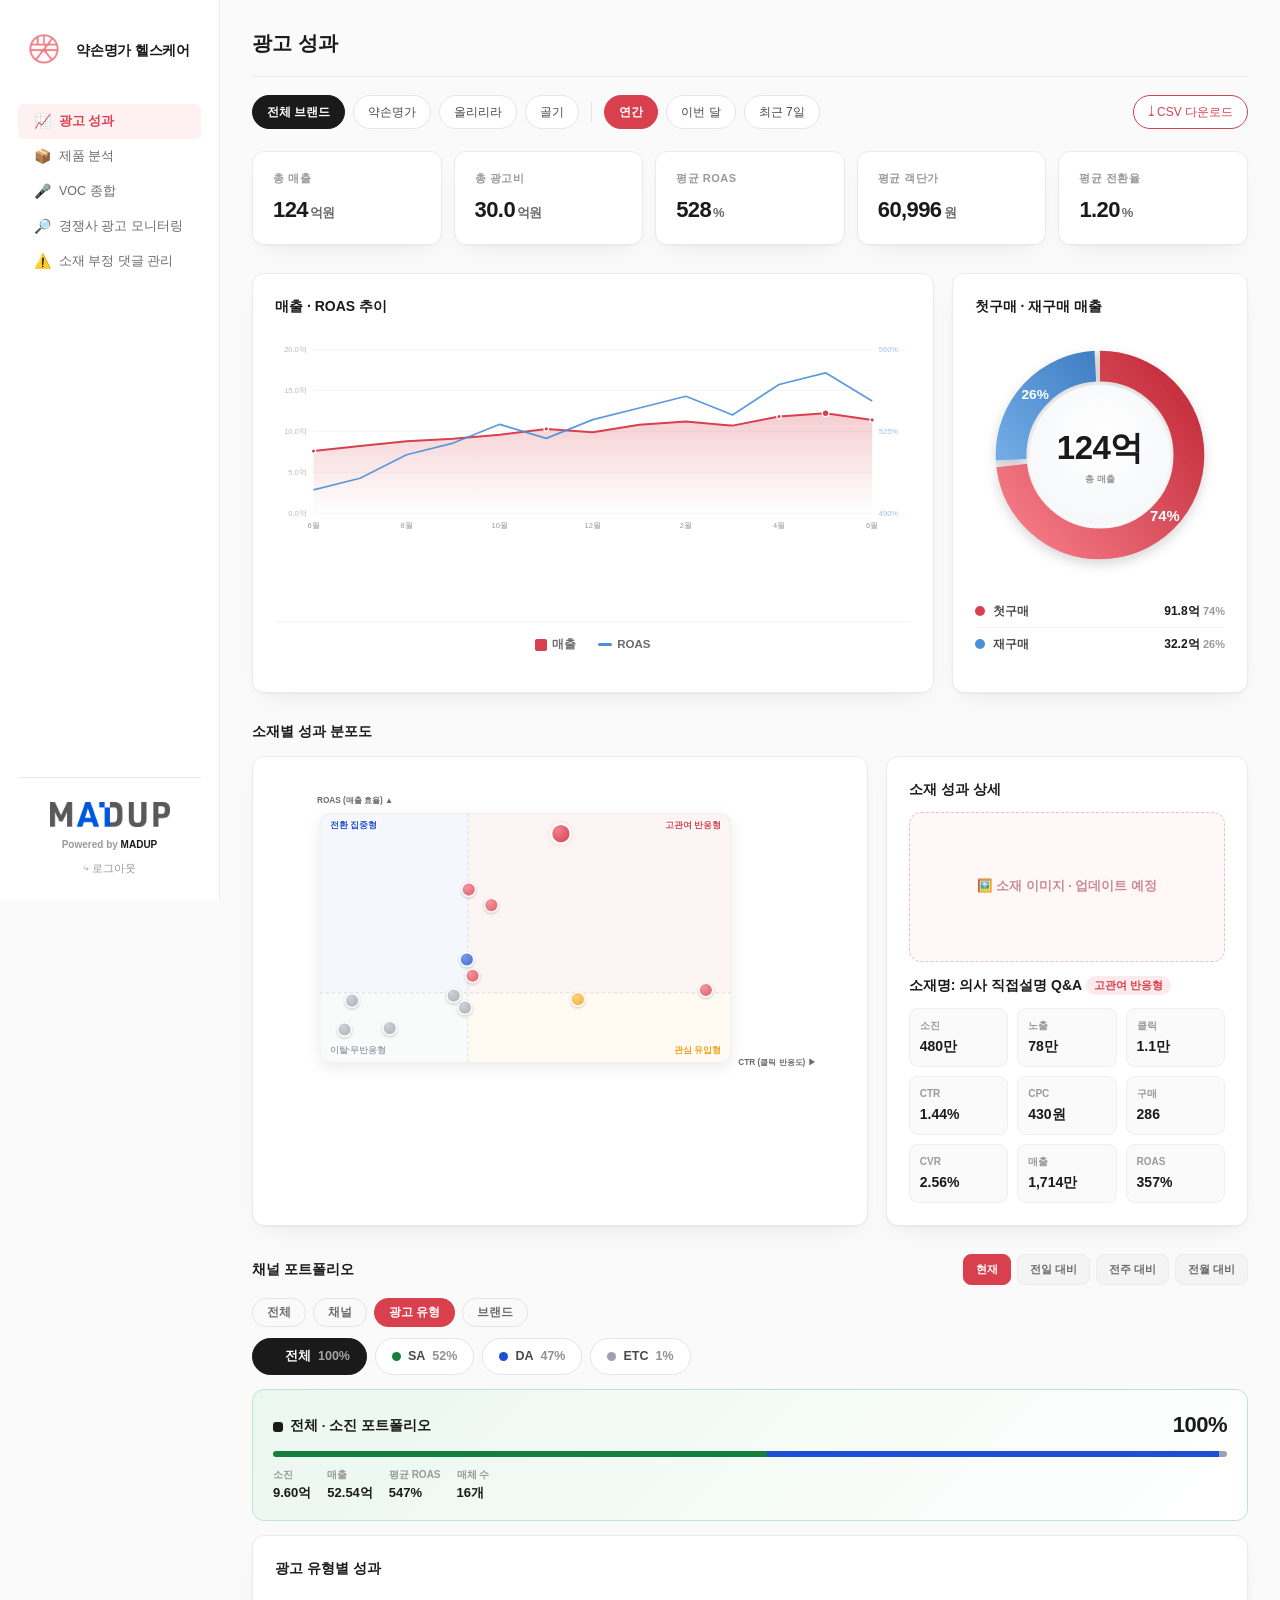
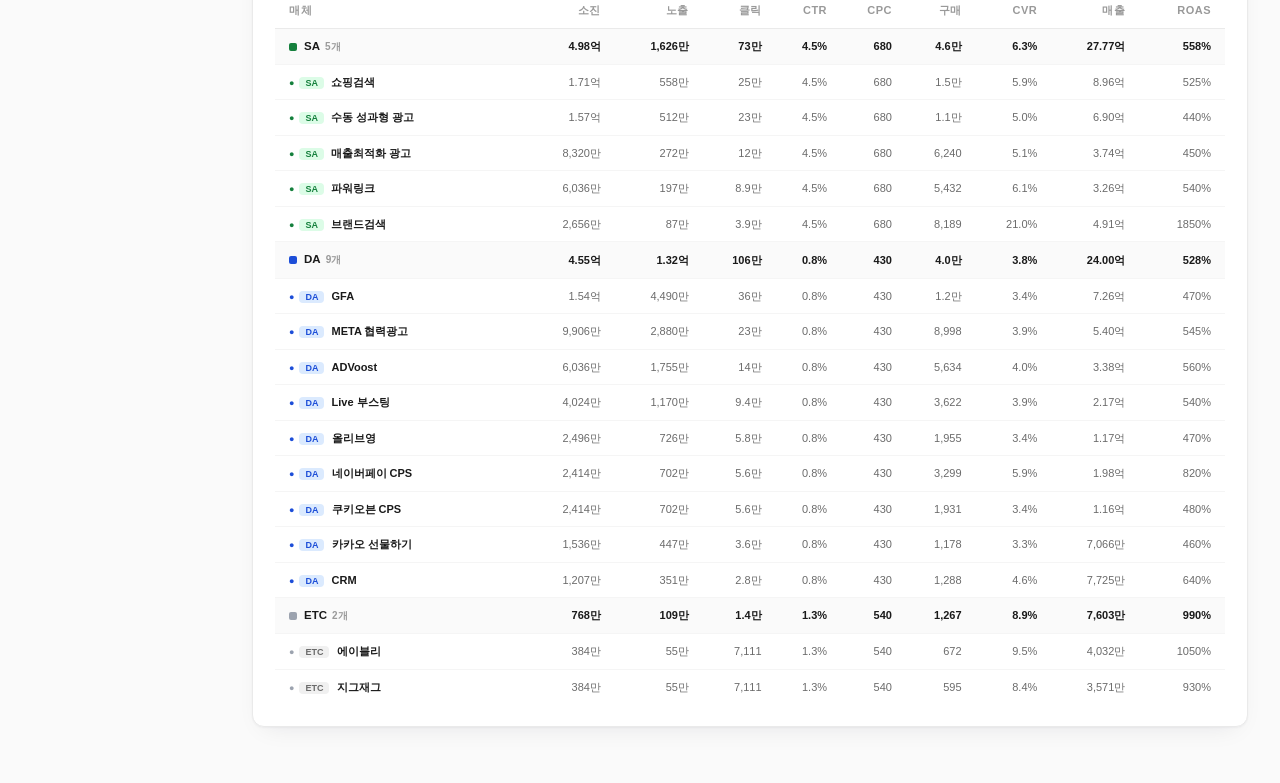
<file: index.html>
<!doctype html>
<html lang="ko">
<head>
<meta charset="utf-8">
<meta http-equiv="refresh" content="0; url=dashboards/yakson-performance/index.html">
<title>약손명가헬스케어 · Performance Intelligence</title>
<style>
  body { font-family: -apple-system, "Apple SD Gothic Neo", "Noto Sans KR", sans-serif;
    background:#FAFAFA; color:#6B6B6B; display:flex; align-items:center; justify-content:center;
    height:100vh; margin:0; font-size:14px; }
  a { color:#D8404D; font-weight:700; text-decoration:none; }
</style>
</head>
<body>
  <p>약손명가헬스케어 대시보드로 이동 중… <a href="dashboards/yakson-performance/index.html">바로가기</a></p>
</body>
</html>
</file>
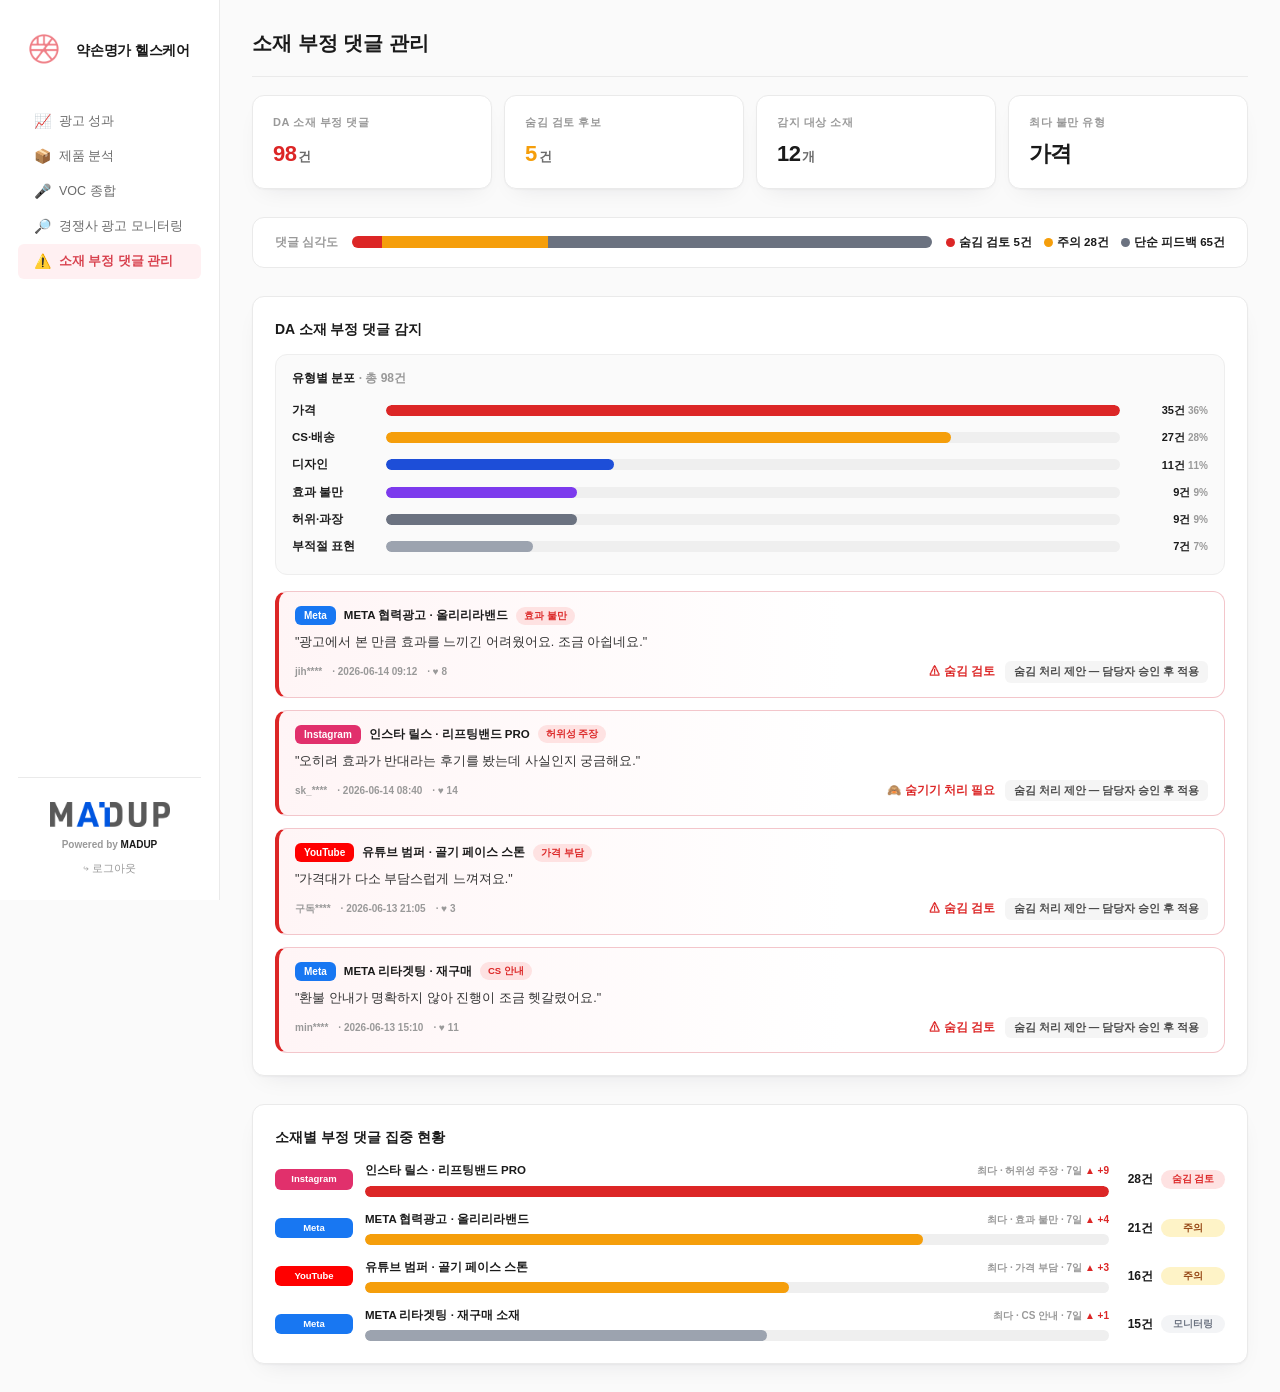
<file: dashboards/yakson-alert/index.html>
<!doctype html>
<html lang="ko">
<head>
<meta charset="utf-8">
<meta name="viewport" content="width=device-width, initial-scale=1">
<title>약손명가헬스케어 · 소재 부정 댓글 관리</title>
<link rel="stylesheet" href="../_assets/dashboard.css">
<style>
/* ===== Severity badge ===== */
.sev-badge {
  display: inline-block; font-size: 10px; font-weight: 800;
  padding: 3px 9px; border-radius: 6px; letter-spacing: 0.3px;
}
.sev-critical { background: #FEE2E2; color: #DC2626; }
.sev-warning  { background: #FEF3C7; color: #92400E; }
.sev-improved { background: #DCFCE7; color: #15803D; }

/* ===== Change cell ===== */
.chg-up   { color: #DC2626; font-weight: 800; }
.chg-down { color: #15803D; font-weight: 800; }
.chg-mid  { color: #92400E; font-weight: 800; }

/* ===== Diverging bar (변화 컬럼) ===== */
.div-bar-wrap {
  display: flex; align-items: center; gap: 6px; white-space: nowrap;
}
.div-bar-track {
  position: relative; width: 90px; height: 10px; background: #F0F0F0;
  border-radius: 3px; overflow: visible; flex-shrink: 0;
}
/* 0% 기준선 (중앙) */
.div-bar-track::after {
  content: ''; position: absolute; left: 50%; top: -2px;
  width: 1.5px; height: 14px; background: #BDBDBD; z-index: 2;
}
/* ±15% 마커 */
.div-marker-15-neg, .div-marker-15-pos,
.div-marker-30-neg, .div-marker-30-pos {
  position: absolute; top: -2px; width: 1px; height: 14px;
  background: #E0E0E0; z-index: 1;
}
/* ±15% = center ± 22.5px (25% of 90px) */
.div-marker-15-neg { left: calc(50% - 22.5px); }
.div-marker-15-pos { left: calc(50% + 22.5px); }
/* ±30% = center ± 45px (50% of 90px) */
.div-marker-30-neg { left: calc(50% - 45px); }
.div-marker-30-pos { left: calc(50% + 45px); }
.div-bar-fill {
  position: absolute; top: 0; height: 10px; border-radius: 2px;
}
.div-bar-fill.pos { background: #DC2626; left: 50%; }
.div-bar-fill.neg { background: #10b981; right: 50%; }
.div-bar-fill.imp { background: #10b981; left: 50%; }

/* ===== KPI summary donut (상단) ===== */
.alert-summary-wrap {
  display: flex; align-items: center; gap: 14px; margin-bottom: 28px;
  background: #FFFFFF; border: 1px solid #EAEAEA; border-radius: 12px;
  padding: 16px 22px;
}
.alert-seg-bar {
  flex: 1; height: 12px; border-radius: 6px; overflow: hidden;
  display: flex; min-width: 0;
}
.alert-seg-bar span { display: block; height: 100%; transition: width .3s; }
.alert-seg-legend {
  display: flex; gap: 12px; flex-shrink: 0; font-size: 11.5px; font-weight: 700;
}
.alert-seg-legend .dot {
  display: inline-block; width: 9px; height: 9px; border-radius: 50%;
  margin-right: 4px; vertical-align: middle;
}

/* ===== Action advisory pill ===== */
.action-pill {
  font-size: 10.5px; font-weight: 600; color: #4A4A4A;
  background: #F5F5F5; border-radius: 6px;
  padding: 3px 9px; display: inline-block;
}

/* ===== MILOT status list ===== */
.milot-list { display: flex; flex-direction: column; gap: 10px; }
.milot-item {
  display: flex; align-items: center; justify-content: space-between;
  padding: 12px 14px; border-radius: 10px; border: 1px solid #EAEAEA;
  background: #FFFFFF;
}
.milot-label { font-size: 12.5px; font-weight: 700; color: #1A1A1A; }
.milot-sub { font-size: 10.5px; color: #999; margin-top: 2px; }
.milot-count { font-size: 18px; font-weight: 800; }
.milot-item.issue-critical { border-left: 3px solid #DC2626; }
.milot-item.issue-warning  { border-left: 3px solid #F59E0B; }
.milot-item.issue-ok       { border-left: 3px solid #10b981; }
.milot-bar-wrap { height: 6px; background: #F0F0F0; border-radius: 3px; margin-top: 10px; overflow: hidden; }
.milot-bar-fill { height: 100%; border-radius: 3px; }

/* ===== Rules table ===== */
.rules-status {
  display: inline-block; font-size: 10px; font-weight: 800;
  padding: 3px 9px; border-radius: 6px;
}
.rules-active   { background: #DCFCE7; color: #15803D; }
.rules-planned  { background: #EFF6FF; color: #1D4ED8; }
.rules-paused   { background: #F3F4F6; color: #6B7280; }

/* ===== Playbook note ===== */
.playbook-note {
  background: #FFF8E6; border: 1px solid #F5E0A8; border-radius: 10px;
  padding: 11px 16px; font-size: 11.5px; color: #92400E; font-weight: 600;
  margin-top: 18px; line-height: 1.6;
}
.playbook-note b { color: #1A1A1A; }

/* ===== 라이브 광고 댓글 부정 코멘트 ===== */
.adcmt-list { display:flex; flex-direction:column; gap:12px; }
.adcmt-item { border:1px solid #F3C6CB; border-left:4px solid #DC2626; border-radius:12px;
  padding:14px 16px; background:linear-gradient(90deg,#FFF5F6 0%,#FFF 60%); }
.adcmt-top { display:flex; align-items:center; gap:8px; margin-bottom:8px; flex-wrap:wrap; }
.adcmt-plat { font-size:10px; font-weight:800; padding:2px 9px; border-radius:6px; color:#fff; }
.adcmt-ad { font-size:11.5px; font-weight:700; color:#1A1A1A; }
.adcmt-tag { font-size:9.5px; font-weight:800; padding:2px 8px; border-radius:10px; background:#FEE2E2; color:#DC2626; }
.adcmt-text { font-size:12.5px; color:#333; line-height:1.5; margin-bottom:9px; }
.adcmt-foot { display:flex; align-items:center; justify-content:space-between; flex-wrap:wrap; gap:10px; }
.adcmt-meta { font-size:10px; color:#999; font-weight:600; display:flex; gap:10px; flex-wrap:wrap; }
.adcmt-right { display:flex; align-items:center; gap:10px; flex-wrap:wrap; }
.adcmt-alert { font-size:11.5px; font-weight:800; color:#DC2626; white-space:nowrap; }
.adcmt-action { font-size:10.5px; font-weight:600; color:#4A4A4A; background:#F5F5F5; border-radius:6px; padding:3px 9px; }

/* ===== 부정 코멘트 유형별 분포 ===== */
.cmtcat-wrap { background:#FAFAFA; border:1px solid #EEEEEE; border-radius:12px; padding:14px 16px; margin-bottom:16px; }
.cmtcat-title { font-size:12px; font-weight:800; color:#1A1A1A; margin-bottom:10px; }
.cmtcat-row { display:flex; align-items:center; gap:10px; padding:5px 0; }
.cmtcat-name { font-size:11.5px; font-weight:700; color:#1A1A1A; width:84px; flex:none; }
.cmtcat-track { flex:1; height:11px; background:#EFEFEF; border-radius:6px; overflow:hidden; }
.cmtcat-fill { height:100%; border-radius:6px; }
.cmtcat-val { font-size:11px; font-weight:800; color:#1A1A1A; width:78px; text-align:right; flex:none; }
.cmtcat-val span { color:#999; font-weight:600; font-size:10px; }

/* ===== 소재별 부정 댓글 집중 현황 ===== */
.crv-list { display:flex; flex-direction:column; gap:14px; }
.crv-row { display:flex; align-items:center; gap:12px; }
.crv-plat { font-size:9.5px; font-weight:800; padding:3px 0; border-radius:6px; color:#fff; flex:none; width:78px; text-align:center; white-space:nowrap; }
.crv-main { flex:1; min-width:0; }
.crv-name { font-size:11.5px; font-weight:700; color:#1A1A1A; margin-bottom:6px; display:flex; justify-content:space-between; align-items:baseline; gap:10px; }
.crv-name > span:first-child { white-space:nowrap; overflow:hidden; text-overflow:ellipsis; }
.crv-type { font-size:10px; color:#999; font-weight:600; white-space:nowrap; flex:none; }
.crv-track { height:11px; background:#EFEFEF; border-radius:6px; overflow:hidden; }
.crv-fill { height:100%; border-radius:6px; transition:width .3s; }
.crv-val { font-size:12px; font-weight:800; color:#1A1A1A; flex:none; white-space:nowrap; display:flex; align-items:center; justify-content:flex-end; gap:8px; }
.crv-cnt { min-width:32px; text-align:right; flex:none; }
.crv-sev { font-size:9.5px; font-weight:800; padding:2px 8px; border-radius:10px; width:64px; text-align:center; box-sizing:border-box; flex:none; }
.crv-sev.high { background:#FEE2E2; color:#DC2626; }
.crv-sev.mid  { background:#FEF3C7; color:#92400E; }
.crv-sev.low  { background:#F3F4F6; color:#6B7280; }
</style>
</head>
<body>

<div class="app">
  <aside class="sidebar" id="sidebar"></aside>

  <main class="main">

    <!-- Page Header -->
    <div class="page-header">
      <div>
        <div class="page-title">소재 부정 댓글 관리</div>
        <div class="page-sub">라이브 중인 DA 광고 소재 댓글만 실시간 감지 · 유형 분류 · 숨김 검토</div>
      </div>
      <div class="page-meta">
        <span class="goal">🚨 실시간 모니터링</span>
        <span class="live">⦿ LIVE</span>
      </div>
    </div>

    <!-- KPI Grid -->
    <div class="kpi-grid cols-4">
      <div class="kpi-card featured">
        <div class="kpi-label">DA 소재 부정 댓글</div>
        <div class="kpi-value" style="color:#DC2626;">98<span class="kpi-unit">건</span></div>
      </div>
      <div class="kpi-card">
        <div class="kpi-label">숨김 검토 후보</div>
        <div class="kpi-value" style="color:#F59E0B;">5<span class="kpi-unit">건</span></div>
      </div>
      <div class="kpi-card">
        <div class="kpi-label">감지 대상 소재</div>
        <div class="kpi-value">12<span class="kpi-unit">개</span></div>
      </div>
      <div class="kpi-card">
        <div class="kpi-label">최다 불만 유형</div>
        <div class="kpi-value" style="font-size:22px;">가격</div>
      </div>
    </div>

    <!-- 알림 현황 세그먼트 바 요약 -->
    <div class="alert-summary-wrap">
      <span style="font-size:11.5px;font-weight:700;color:#999;white-space:nowrap;">댓글 심각도</span>
      <div class="alert-seg-bar" id="alert-seg-bar"></div>
      <div class="alert-seg-legend" id="alert-seg-legend"></div>
    </div>

    <!-- 매체별 부정 코멘트 관리 -->
    <div class="table-card">
      <div class="section-title">
        DA 소재 부정 댓글 감지
        <span class="section-title-sub">집행 중인 디스플레이·영상·피드 광고 소재 댓글 실시간 감지 · 유형 분류 · 숨김 검토 후보</span>
      </div>
      <div class="cmtcat-wrap">
        <div class="cmtcat-title">유형별 분포 <span style="color:#999;font-weight:600;">· 총 98건</span></div>
        <div id="cmtcat-bars"></div>
      </div>
      <div class="adcmt-list" id="adcmt-list"></div>
    </div>

    <!-- 소재별 부정 댓글 집중 현황 -->
    <div class="chart-card">
      <div class="section-title">
        소재별 부정 댓글 집중 현황
        <span class="section-title-sub">부정 댓글 누적 상위 소재 · 라이브 12개 소재 모니터링 중</span>
      </div>
      <div class="crv-list" id="crv-list"></div>
    </div>

  </main>
</div>

<script src="../_assets/sidebar.js"></script>
<script>
// ===== 라이브 광고 댓글 — 부정 코멘트 (숨김 처리 후보) =====
const ADCMT = [
  { plat:'Meta',      platColor:'#1877F2', ad:'META 협력광고 · 올리리라밴드',  text:'광고에서 본 만큼 효과를 느끼긴 어려웠어요. 조금 아쉽네요.', author:'jih****',  time:'2026-06-14 09:12', likes:8,  tag:'효과 불만',   sev:'mid'  },
  { plat:'Instagram', platColor:'#E1306C', ad:'인스타 릴스 · 리프팅밴드 PRO',  text:'오히려 효과가 반대라는 후기를 봤는데 사실인지 궁금해요.',   author:'sk_****',  time:'2026-06-14 08:40', likes:14, tag:'허위성 주장', sev:'high' },
  { plat:'YouTube',   platColor:'#FF0000', ad:'유튜브 범퍼 · 골기 페이스 스톤',   text:'가격대가 다소 부담스럽게 느껴져요.',                     author:'구독****', time:'2026-06-13 21:05', likes:3,  tag:'가격 부담',   sev:'mid'  },
  { plat:'Meta',      platColor:'#1877F2', ad:'META 리타겟팅 · 재구매',    text:'환불 안내가 명확하지 않아 진행이 조금 헷갈렸어요.',       author:'min****',  time:'2026-06-13 15:10', likes:11, tag:'CS 안내',     sev:'mid'  },
];
document.getElementById('adcmt-list').innerHTML = ADCMT.map(c => {
  const alertTxt = c.sev === 'high' ? '🙈 숨기기 처리 필요' : '⚠ 숨김 검토';
  return `<div class="adcmt-item">
    <div class="adcmt-top">
      <span class="adcmt-plat" style="background:${c.platColor};">${c.plat}</span>
      <span class="adcmt-ad">${c.ad}</span>
      <span class="adcmt-tag">${c.tag}</span>
    </div>
    <div class="adcmt-text">"${c.text}"</div>
    <div class="adcmt-foot">
      <span class="adcmt-meta"><span>${c.author}</span><span>· ${c.time}</span><span>· ♥ ${c.likes}</span></span>
      <span class="adcmt-right">
        <span class="adcmt-alert">${alertTxt}</span>
        <span class="adcmt-action">숨김 처리 제안 — 담당자 승인 후 적용</span>
      </span>
    </div>
  </div>`;
}).join('');

// ===== 소재별 부정 댓글 집중 현황 (라이브 DA 소재 누적 상위) =====
const CREATIVE = [
  { plat:'Instagram', platColor:'#E1306C', name:'인스타 릴스 · 리프팅밴드 PRO',   n:28, type:'허위성 주장', sev:'high', trend:'▲ +9' },
  { plat:'Meta',      platColor:'#1877F2', name:'META 협력광고 · 올리리라밴드',   n:21, type:'효과 불만',  sev:'mid',  trend:'▲ +4' },
  { plat:'YouTube',   platColor:'#FF0000', name:'유튜브 범퍼 · 골기 페이스 스톤',  n:16, type:'가격 부담',  sev:'mid',  trend:'▲ +3' },
  { plat:'Meta',      platColor:'#1877F2', name:'META 리타겟팅 · 재구매 소재',     n:15, type:'CS 안내',   sev:'low',  trend:'▲ +1' },
];
const crvMax = Math.max.apply(null, CREATIVE.map(c => c.n));
const SEV_META = { high:{ lab:'숨김 검토', color:'#DC2626' }, mid:{ lab:'주의', color:'#F59E0B' }, low:{ lab:'모니터링', color:'#9CA3AF' } };
document.getElementById('crv-list').innerHTML = CREATIVE.map(c => {
  const sm = SEV_META[c.sev];
  const tcls = c.trend.indexOf('+') !== -1 ? 'chg-up' : c.trend.indexOf('-') !== -1 ? 'chg-down' : 'chg-mid';
  return `<div class="crv-row">
    <span class="crv-plat" style="background:${c.platColor};">${c.plat}</span>
    <div class="crv-main">
      <div class="crv-name"><span>${c.name}</span><span class="crv-type">최다 · ${c.type} · 7일 <span class="${tcls}">${c.trend}</span></span></div>
      <div class="crv-track"><div class="crv-fill" style="width:${Math.round(c.n / crvMax * 100)}%;background:${sm.color};"></div></div>
    </div>
    <span class="crv-val"><span class="crv-cnt">${c.n}건</span><span class="crv-sev ${c.sev}">${sm.lab}</span></span>
  </div>`;
}).join('');

// ===== 상단 알림 현황 세그먼트 바 =====
(function() {
  const hide = 5, watch = 28, feedback = 65;
  const total = hide + watch + feedback;
  const segs = [
    { label: '숨김 검토 5건', count: hide, color: '#DC2626' },
    { label: '주의 28건', count: watch, color: '#F59E0B' },
    { label: '단순 피드백 65건', count: feedback, color: '#6B7280' },
  ];
  const bar = document.getElementById('alert-seg-bar');
  const leg = document.getElementById('alert-seg-legend');
  bar.innerHTML = segs.map(s =>
    `<span style="width:${(s.count/total*100).toFixed(1)}%;background:${s.color};"></span>`
  ).join('');
  leg.innerHTML = segs.map(s =>
    `<span><span class="dot" style="background:${s.color};"></span>${s.label}</span>`
  ).join('');
})();

// ===== 매체별 부정 코멘트 — 유형별 분포 =====
const CMT_CAT = [
  { cat: '가격',       n: 35, color: '#DC2626' },
  { cat: 'CS·배송',    n: 27, color: '#F59E0B' },
  { cat: '디자인',     n: 11, color: '#1D4ED8' },
  { cat: '효과 불만',  n: 9,  color: '#7C3AED' },
  { cat: '허위·과장',  n: 9,  color: '#6B7280' },
  { cat: '부적절 표현', n: 7,  color: '#9CA3AF' },
];
const cmtTotal = CMT_CAT.reduce((a, c) => a + c.n, 0);
const cmtMax = Math.max.apply(null, CMT_CAT.map(c => c.n));
document.getElementById('cmtcat-bars').innerHTML = CMT_CAT.map(c => `
  <div class="cmtcat-row">
    <span class="cmtcat-name">${c.cat}</span>
    <div class="cmtcat-track"><div class="cmtcat-fill" style="width:${Math.round(c.n / cmtMax * 100)}%;background:${c.color};"></div></div>
    <span class="cmtcat-val">${c.n}건 <span>${Math.round(c.n / cmtTotal * 100)}%</span></span>
  </div>`).join('');
</script>

</body>
</html>
</file>
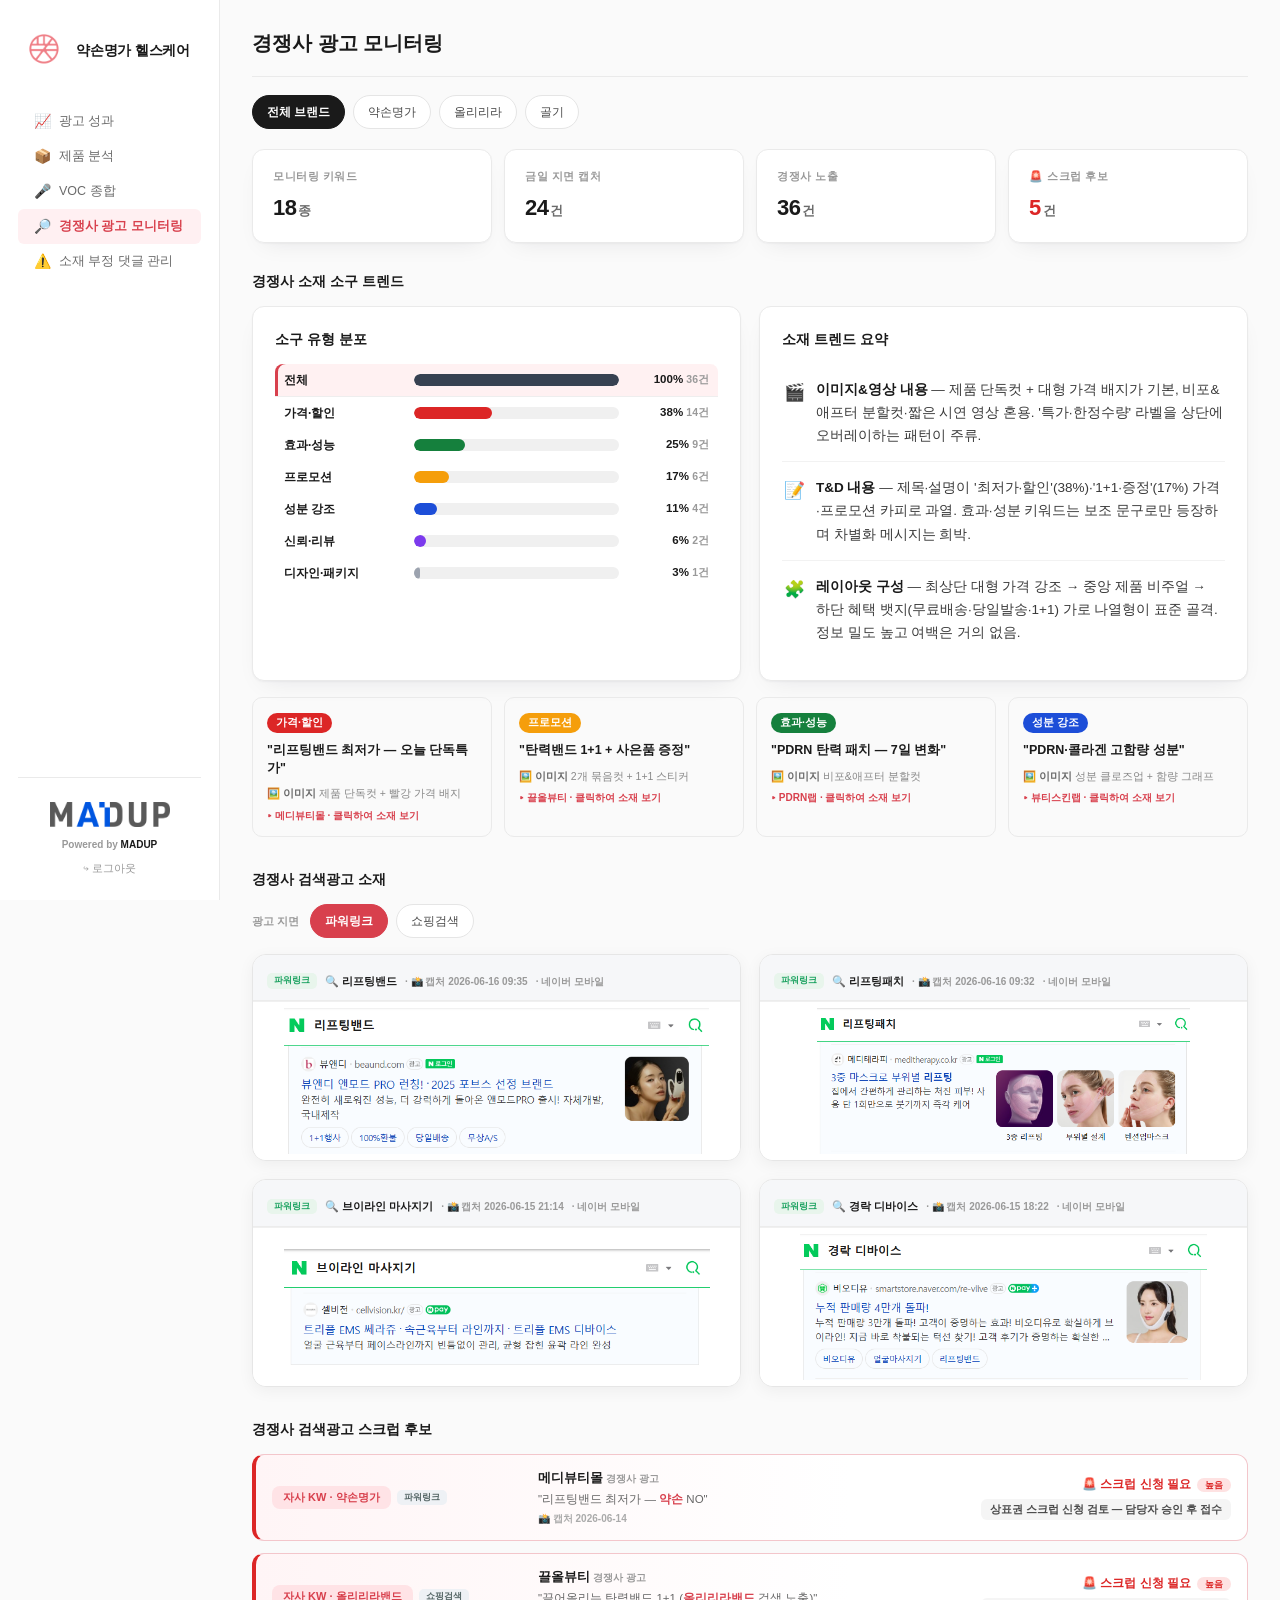
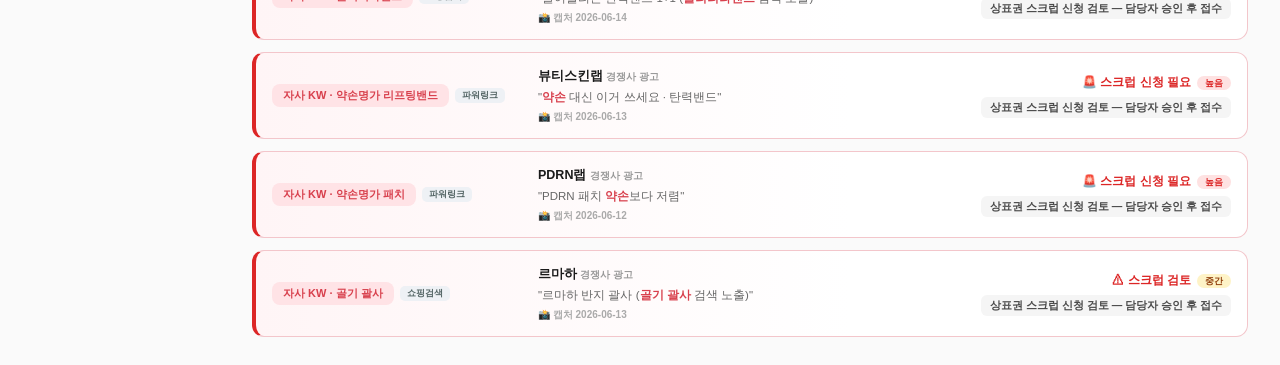
<file: dashboards/yakson-keywords/index.html>
<!doctype html>
<html lang="ko">
<head>
<meta charset="utf-8">
<meta name="viewport" content="width=device-width, initial-scale=1">
<title>약손명가헬스케어 · 경쟁사 광고 모니터링</title>
<link rel="stylesheet" href="../_assets/dashboard.css">
<style>
  /* ===== 지면 토글 ===== */
  .plane-bar { display:flex; align-items:center; gap:8px; margin-bottom:16px; }
  .plane-label { font-size:11px; color:#999; font-weight:700; margin-right:3px; }

  /* ===== 캡처 갤러리 ===== */
  .cap-grid { display:grid; grid-template-columns:repeat(2,1fr); gap:18px; margin-bottom:32px; align-items:stretch; }
  /* 실제 지면 캡처 — 카드 크기 통일(고정 이미지 영역) + contain 가운데 정렬(여백 허용) */
  .cap-shot-wrap { background:#FFFFFF; border-top:1px solid #F0F0F0; }
  /* 쇼핑검색: 가로 폭 채움(현행 유지) / 파워링크: 왜곡 없이 동일 영역에 축소(가운데 정렬, 좌우 여백 허용) */
  .cap-shot { width:100%; height:158px; display:block; object-fit:fill; }
  .cap-card.cap-pl .cap-shot-wrap { padding:6px 0; }
  /* 가로가 넓은 캡처(셀비전 등)가 카드 폭까지 꽉 차지 않도록 리프팅밴드 캡처와 동일한 가로폭(426px)으로 캡·가운데 정렬 */
  .cap-card.cap-pl .cap-shot { height:146px; object-fit:contain; max-width:426px; margin:0 auto; }
  .cap-shot-wrap.noimg { min-height:158px; display:flex; align-items:center; justify-content:center; }
  .cap-shot-wrap.noimg::after { content:'캡처 준비중'; color:#B8B8B8; font-size:12px; font-weight:600; }
  .cap-kw-sm { font-size:11px; font-weight:800; color:#1A1A1A; }
  .cap-card { border:1px solid #E6E6E6; border-radius:14px; overflow:hidden; background:#fff; box-shadow:0 4px 16px rgba(0,0,0,.05); display:flex; flex-direction:column; }
  .cap-head { background:#F6F7F9; padding:11px 14px; border-bottom:1px solid #ECECEC; }
  .cap-search { display:flex; align-items:center; gap:8px; background:#fff; border:1px solid #03C75A; border-radius:20px; padding:7px 14px; }
  .cap-n { width:18px; height:18px; border-radius:4px; background:#03C75A; color:#fff; font-weight:900; font-size:11px; display:flex; align-items:center; justify-content:center; flex:none; }
  .cap-kw { font-size:13px; font-weight:700; color:#1A1A1A; flex:1; }
  .cap-glass { color:#03C75A; font-size:14px; }
  .cap-meta { font-size:10px; color:#999; margin-top:7px; font-weight:600; display:flex; gap:8px; align-items:center; }
  .cap-plane-tag { font-size:9px; font-weight:800; padding:1px 7px; border-radius:5px; background:#E8F5EC; color:#1EA362; }
  .cap-body { padding:6px 14px 12px; }

  /* ===== 파워링크 텍스트 광고 (네이버 검색 지면 재현) ===== */
  .pl-ad { display:flex; gap:14px; align-items:flex-start; padding:13px 2px; border-bottom:1px solid #F2F2F2; }
  .pl-ad:last-child { border-bottom:none; }
  .pl-main { flex:1; min-width:0; }
  .pl-row1 { display:flex; align-items:center; gap:6px; margin-bottom:4px; flex-wrap:wrap; }
  .pl-logo { width:17px; height:17px; border-radius:50%; color:#fff; font-size:10px; font-weight:800; display:flex; align-items:center; justify-content:center; flex:none; }
  .pl-advname { font-size:11.5px; font-weight:700; color:#333; }
  .pl-url2 { font-size:11px; color:#1EA362; }
  .pl-tag { font-size:9px; color:#888; border:1px solid #D8D8D8; border-radius:3px; padding:0 4px; font-weight:700; }
  .pl-nbadge { font-size:9px; font-weight:800; color:#03C75A; border:1px solid #03C75A; border-radius:4px; padding:0 5px; }
  .pl-nbadge.pay { color:#fff; background:#03C75A; border-color:#03C75A; }
  .pl-title { font-size:14px; color:#1A4FBA; font-weight:700; line-height:1.4; }
  .pl-desc { font-size:11.5px; color:#555; margin-top:4px; line-height:1.45; }
  .pl-subs { display:flex; gap:6px; flex-wrap:wrap; margin-top:9px; }
  .pl-subs span { font-size:10px; color:#666; background:#F4F5F7; border:1px solid #ECEDF0; border-radius:5px; padding:2px 9px; font-weight:600; }
  .pl-thumb { width:84px; height:84px; flex:none; border-radius:10px; background:linear-gradient(135deg,#FCE9EC,#EEF1F6); display:flex; align-items:center; justify-content:center; font-size:34px; position:relative; overflow:hidden; }
  /* 실제 소재 이미지 — 있으면 이모지 위에 덮어 표시, 없으면(onerror 제거) 이모지 폴백 */
  .cmp-img { position:absolute; inset:0; width:100%; height:100%; object-fit:cover; }
  .pl-thumb-multi { display:flex; gap:7px; flex:none; }
  .pl-tt { width:62px; text-align:center; }
  .pl-tt-img { height:62px; border-radius:9px; background:linear-gradient(135deg,#FCE9EC,#EEF1F6); display:flex; align-items:center; justify-content:center; font-size:25px; }
  .pl-tt span { font-size:9px; color:#777; font-weight:600; display:block; margin-top:3px; line-height:1.2; }
  .own-flag { font-size:9px; font-weight:800; color:#fff; background:#DC2626; border-radius:5px; padding:1px 6px; }

  /* ===== 쇼핑검색 상품 광고 (네이버 쇼핑 지면 재현 — 가로형) ===== */
  .shop-ad { display:flex; gap:14px; align-items:flex-start; padding:14px 2px; }
  .shop-thumb { width:92px; height:92px; flex:none; border-radius:10px; display:flex; align-items:center; justify-content:center; font-size:38px; position:relative; overflow:hidden; }
  .shop-thumb-badge { position:absolute; top:5px; left:5px; font-size:8.5px; font-weight:800; color:#fff; background:rgba(0,0,0,.55); border-radius:4px; padding:1px 5px; }
  .shop-body { flex:1; min-width:0; }
  .shop-promo { font-size:11.5px; font-weight:700; color:#E24A5B; margin-bottom:3px; }
  .shop-title { font-size:13.5px; font-weight:700; color:#1A1A1A; line-height:1.4; }
  .shop-price-row { display:flex; align-items:center; gap:7px; margin-top:5px; flex-wrap:wrap; }
  .shop-adtag { font-size:9px; color:#888; border:1px solid #D8D8D8; border-radius:3px; padding:0 4px; font-weight:700; }
  .shop-price { font-size:16px; font-weight:800; color:#1A1A1A; }
  .shop-price i { font-size:11px; font-weight:600; font-style:normal; margin-left:1px; }
  .shop-ship { font-size:10.5px; color:#888; font-weight:600; }
  .shop-sub { font-size:10.5px; color:#1EA362; font-weight:600; margin-top:4px; }
  .shop-cat { font-size:10.5px; color:#999; margin-top:6px; }
  .shop-attrs { font-size:10px; color:#888; margin-top:4px; line-height:1.5; }
  .shop-meta { font-size:10px; color:#AAA; margin-top:6px; font-weight:600; }
  .shop-report { color:#BBB; }
  .shop-mall { flex:none; width:120px; border-left:1px solid #F0F0F0; padding-left:13px; align-self:stretch; }
  .shop-mall-name { font-size:11.5px; font-weight:700; color:#333; }
  .shop-info { font-size:9px; color:#999; border:1px solid #E0E0E0; border-radius:3px; padding:0 4px; font-weight:600; margin-left:2px; }
  .shop-bs { font-size:10px; color:#888; margin-top:5px; font-weight:600; }
  .shop-mall-badge { margin-top:12px; display:flex; flex-direction:column; gap:5px; align-items:flex-start; }
  .shop-point { font-size:10px; color:#666; font-weight:600; }

  /* ===== 스크럽 후보 알림 ===== */
  .scrub-list { display:flex; flex-direction:column; gap:12px; }
  .scrub-item { border:1px solid #F3C6CB; border-left:4px solid #DC2626; border-radius:12px;
    padding:14px 16px; background:linear-gradient(90deg,#FFF5F6 0%,#FFF 60%);
    display:flex; gap:16px; align-items:center; flex-wrap:wrap; }
  .scrub-kw { flex:none; width:250px; display:flex; flex-wrap:nowrap; align-items:center; gap:6px; }
  .kw-own { display:inline-block; font-size:11px; font-weight:800; color:#D8404D; background:#FFE3E6; border-radius:8px; padding:4px 11px; line-height:1.4; white-space:nowrap; }
  .scrub-plane { font-size:9px; font-weight:800; padding:1px 7px; border-radius:5px; background:#EEF1F5; color:#566; }
  .scrub-mid { flex:1; min-width:200px; }
  .scrub-comp { font-size:12.5px; font-weight:800; color:#1A1A1A; }
  .scrub-copy { font-size:11.5px; color:#666; margin-top:3px; }
  .scrub-copy b { color:#D8404D; }
  .scrub-date { font-size:10px; color:#AAA; margin-top:3px; font-weight:600; }
  .scrub-right { flex:none; text-align:right; }
  .scrub-alert { font-size:12px; font-weight:800; color:#DC2626; white-space:nowrap; }
  .scrub-sev { font-size:9px; font-weight:800; padding:2px 8px; border-radius:10px; margin-left:6px; }
  .scrub-sev.high { background:#FEE2E2; color:#DC2626; }
  .scrub-sev.mid  { background:#FEF3C7; color:#92400E; }
  .scrub-action { font-size:10.5px; font-weight:600; color:#4A4A4A; background:#F5F5F5; border-radius:6px; padding:3px 9px; display:inline-block; margin-top:6px; }

  .playbook-note { background:#FFF8E6; border:1px solid #F5E0A8; border-radius:10px;
    padding:11px 16px; font-size:11.5px; color:#92400E; font-weight:600; margin-top:18px; line-height:1.6; }
  .playbook-note b { color:#1A1A1A; }

  /* ===== 경쟁사 소재 소구 트렌드 ===== */
  .soge-bar-row { display:flex; align-items:center; gap:10px; padding:8px 0; }
  /* 클릭 가능한 분포 막대 (유형 선택 → 요약 매칭) */
  .soge-bar-row.cbar { cursor:pointer; border-radius:8px; padding:7px 9px; transition:background .15s; }
  .soge-bar-row.cbar:hover { background:#F6F7F9; }
  .soge-bar-row.cbar.sel { background:#FFF1F2; box-shadow:inset 3px 0 0 #D8404D; }
  .soge-bar-row.cbar.total { border-bottom:1px solid #EEE; border-radius:8px 8px 0 0; }
  .soge-name { font-size:12px; font-weight:700; color:#1A1A1A; width:120px; flex:none; }
  .soge-track { flex:1; height:12px; background:#F0F0F0; border-radius:6px; overflow:hidden; }
  .soge-fill { height:100%; border-radius:6px; }
  .soge-val { font-size:11.5px; font-weight:800; color:#1A1A1A; width:80px; text-align:right; flex:none; }
  .soge-val span { color:#999; font-weight:600; font-size:10.5px; }
  .soge-insight { display:flex; flex-direction:column; justify-content:space-evenly; flex:1; }
  .soge-insight .ins-row { display:flex; gap:11px; padding:14px 2px; border-bottom:1px solid #F2F2F2; font-size:13.5px; color:#3A3A3A; line-height:1.72; }
  .soge-insight .ins-row span:first-child { font-size:17px; flex-shrink:0; }
  .soge-insight .ins-row:last-child { border-bottom:none; }
  .soge-insight b { color:#1A1A1A; }
  .soge-cr-grid { display:grid; grid-template-columns:repeat(4,1fr); gap:12px; }
  .soge-cr { border:1px solid #EAEAEA; border-radius:10px; padding:13px 14px; }
  .soge-cr-type { font-size:10.5px; font-weight:800; padding:2px 9px; border-radius:10px; color:#fff; display:inline-block; margin-bottom:9px; }
  .soge-cr-td { font-size:12.5px; font-weight:700; color:#1A1A1A; line-height:1.4; }
  .soge-cr-img { font-size:10.5px; color:#888; margin-top:9px; line-height:1.4; }
  .soge-cr-img b { color:#6B6B6B; }
  .soge-cr-comp { font-size:10px; color:#D8404D; font-weight:700; margin-top:7px; }
  /* 클릭 가능한 소재 카드 + 미리보기 모달 */
  .soge-cr.clickable { cursor:pointer; transition:transform .15s, box-shadow .15s, border-color .15s; }
  .soge-cr.clickable:hover { transform:translateY(-2px); box-shadow:0 6px 16px rgba(0,0,0,.07); border-color:#D8404D; }
  .cr-modal { display:none; position:fixed; inset:0; z-index:200; background:rgba(0,0,0,.45); align-items:center; justify-content:center; padding:20px; }
  .cr-modal.on { display:flex; }
  .cr-modal-card { background:#fff; border-radius:16px; width:min(440px,92vw); padding:20px 22px; box-shadow:0 24px 60px rgba(0,0,0,.3); }
  .cr-modal-head { display:flex; align-items:center; justify-content:space-between; gap:12px; margin-bottom:14px; flex-wrap:wrap; }
  .cr-modal-close { cursor:pointer; color:#999; font-size:16px; font-weight:700; flex:none; }
  .cr-modal-close:hover { color:#1A1A1A; }
  .cr-modal-preview { background:#F6F7F9; border:1.5px dashed #D8D8D8; border-radius:12px; padding:44px 16px; text-align:center; }
  .cr-prev-icon { font-size:40px; margin-bottom:8px; opacity:.55; }
  .cr-prev-txt { font-size:13px; font-weight:700; color:#6B6B6B; }
  .cr-prev-sub { font-size:14px; font-weight:800; color:#D8404D; margin-top:6px; }
  .cr-modal-meta { margin-top:16px; font-size:12px; color:#4A4A4A; line-height:1.8; }
  .cr-modal-meta b { color:#1A1A1A; margin-right:6px; }
</style>
</head>
<body>

<div class="app">
  <aside class="sidebar" id="sidebar"></aside>

  <main class="main">

    <!-- PAGE HEADER -->
    <div class="page-header">
      <div>
        <div class="page-title">경쟁사 광고 모니터링</div>
        <div class="page-sub">네이버 파워링크·쇼핑검색 지면 캡처 · 자사 키워드 도용 스크럽 후보 감지</div>
      </div>
      <div class="page-meta">
        <span class="goal">🔎 검색광고 모니터링</span>
        <span class="live">⦿ LIVE</span>
      </div>
    </div>

    <!-- 브랜드 필터 -->
    <div class="filter-bar" style="margin-bottom:20px;">
      <div class="filter-chip brand active" onclick="setCompBrand('all',this)">전체 브랜드</div>
      <div class="filter-chip brand" onclick="setCompBrand('yakson',this)">약손명가</div>
      <div class="filter-chip brand" onclick="setCompBrand('ollira',this)">올리리라</div>
      <div class="filter-chip brand" onclick="setCompBrand('golgi',this)">골기</div>
    </div>

    <!-- 핵심 인사이트 (전역 CSS로 숨김) -->
    <div class="section-title" style="margin-top:2px;">
      핵심 인사이트 · 마케팅 시사점
      <span class="section-title-sub">검색광고 모니터링 핵심 4가지</span>
    </div>
    <div class="headline-grid">
      <div class="headline-card crit"><div class="headline-icon">🔴</div><div class="headline-text"><b>자사 상표 키워드 도용 5건</b> — 경쟁사가 '약손명가·올리리라밴드'로 광고 노출, 스크럽 신청 검토</div></div>
      <div class="headline-card good"><div class="headline-icon">🟢</div><div class="headline-text"><b>브랜드 키워드 1위 방어</b> — 파워링크·쇼핑검색 상단 자사 정품 노출 유지</div></div>
      <div class="headline-card warn"><div class="headline-icon">🟡</div><div class="headline-text"><b>일반 키워드 경쟁 심화</b> — 미투 브랜드 저가 소구 증가, 차별화 카피 필요</div></div>
      <div class="headline-card info"><div class="headline-icon">📸</div><div class="headline-text"><b>지면 캡처 자동 수집</b> — 파워링크·쇼핑검색 일 24건 캡처, 증적 자동 보관</div></div>
    </div>

    <!-- KPI -->
    <div class="kpi-grid cols-4">
      <div class="kpi-card">
        <div class="kpi-label">모니터링 키워드</div>
        <div class="kpi-value"><span id="kpi-kw">18</span><span class="kpi-unit">종</span></div>
      </div>
      <div class="kpi-card">
        <div class="kpi-label">금일 지면 캡처</div>
        <div class="kpi-value"><span id="kpi-cap">24</span><span class="kpi-unit">건</span></div>
      </div>
      <div class="kpi-card">
        <div class="kpi-label">경쟁사 노출</div>
        <div class="kpi-value"><span id="kpi-comp">36</span><span class="kpi-unit">건</span></div>
      </div>
      <div class="kpi-card featured">
        <div class="kpi-label">🚨 스크럽 후보</div>
        <div class="kpi-value" style="color:#DC2626;"><span id="kpi-scrub">5</span><span class="kpi-unit">건</span></div>
      </div>
    </div>

    <!-- 경쟁사 소재 소구 트렌드 -->
    <div class="section-title">
      경쟁사 소재 소구 트렌드
      <span class="section-title-sub">네이버 검색광고 경쟁사 소재 분석 · T&amp;D·이미지 소구 포인트 요약</span>
    </div>
    <div class="two-col" style="grid-template-columns:1fr 1fr;align-items:stretch;margin-bottom:16px;">
      <div class="chart-card" style="margin-bottom:0;">
        <div class="section-title">소구 유형 분포<span class="section-title-sub">경쟁사 소재 36건 분류</span></div>
        <div id="soge-dist"></div>
      </div>
      <div class="chart-card" style="margin-bottom:0;display:flex;flex-direction:column;">
        <div class="section-title">소재 트렌드 요약<span class="section-title-sub">T&amp;D·이미지 활용 트렌드</span></div>
        <div class="soge-insight" id="soge-insight"></div>
      </div>
    </div>
    <div class="soge-cr-grid" id="soge-cr-grid" style="margin-bottom:32px;"></div>

    <!-- 경쟁사 검색광고 소재 -->
    <div class="section-title">
      경쟁사 검색광고 소재
      <span class="section-title-sub">네이버 파워링크·쇼핑검색 지면 실시간 캡처 · 증적 보관</span>
    </div>
    <div class="plane-bar">
      <span class="plane-label">광고 지면</span>
      <span class="filter-chip plane active" onclick="setPlane('powerlink',this)">파워링크</span>
      <span class="filter-chip plane" onclick="setPlane('shopping',this)">쇼핑검색</span>
    </div>
    <div class="cap-grid" id="cap-grid"></div>

    <!-- 스크럽 후보 -->
    <div class="section-title">
      경쟁사 검색광고 스크럽 후보
      <span class="section-title-sub">자사 상표·브랜드 키워드를 사용한 경쟁사 광고 — 스크럽(상표권 보호) 신청 검토 대상</span>
    </div>
    <div class="scrub-list" id="scrub-list"></div>

    <!-- 소재 미리보기 모달 -->
    <div class="cr-modal" id="cr-modal" onclick="closeCrModal()">
      <div class="cr-modal-card" onclick="event.stopPropagation()">
        <div class="cr-modal-head">
          <div id="cr-modal-title"></div>
          <span class="cr-modal-close" onclick="closeCrModal()">✕</span>
        </div>
        <div class="cr-modal-preview">
          <div class="cr-prev-icon">🖼️</div>
          <div class="cr-prev-txt">소재 미리보기</div>
          <div class="cr-prev-sub">업데이트 예정</div>
        </div>
        <div class="cr-modal-meta" id="cr-modal-meta"></div>
      </div>
    </div>

  </main>
</div>

<script src="../_assets/sidebar.js"></script>
<script>
// ============================================================
// 브랜드 필터 (전체/약손명가/올리리라/골기) — 하단 전 섹션 데이터 전환
// ============================================================
let curCompBrand = 'all';
const KW_BRAND = { '리프팅밴드':'yakson', '리프팅패치':'yakson', '브이라인 마사지기':'ollira', '경락 디바이스':'ollira', '광대 마사지':'golgi' };
const brandOfText = t => (/약손|리프팅(밴드|패치)/.test(t) ? 'yakson' : /올리리라|브이라인|경락/.test(t) ? 'ollira' : /골기|괄사|광대/.test(t) ? 'golgi' : 'all');
const CB_KPI = { all:[18,24,36,5], yakson:[8,11,17,3], ollira:[6,9,13,1], golgi:[4,6,6,1] };
function renderCompKpi() {
  const v = CB_KPI[curCompBrand];
  ['kpi-kw','kpi-cap','kpi-comp','kpi-scrub'].forEach((id, i) => { document.getElementById(id).textContent = v[i]; });
}

// ============================================================
// 네이버 검색광고 지면 캡처 (재현 목업) — 파워링크 / 쇼핑검색
// flag:true = 자사 상표/브랜드 키워드를 도용한 경쟁사 광고
// ============================================================
const POWERLINK = [
  {
    kw: '리프팅밴드', time: '2026-06-16 09:35', device: '네이버 모바일', cap: 'pl-beaund.png',
    ads: [
      { adv:'뷰앤디', logo:'b', logoColor:'#5B3FD8', url:'beaund.com', badge:'login',
        title:'뷰앤디 앤모드 PRO 런칭! · 2025 포브스 선정 브랜드',
        desc:'완전히 새로워진 성능, 더 강력하게 돌아온 앤모드PRO 출시! 자체개발, 국내제작',
        subs:['1+1행사','100%환불','당일배송','무상A/S'], thumb:'single', emoji:'💆‍♀️', img:'pl-beaund-thumb.png' },
    ],
  },
  {
    kw: '리프팅패치', time: '2026-06-16 09:32', device: '네이버 모바일', cap: 'pl-meditherapy.png',
    ads: [
      { adv:'메디테라피', logo:'M', logoColor:'#E2556A', url:'meditherapy.co.kr', badge:'login',
        title:'3중 마스크로 부위별 리프팅',
        desc:'집에서 간편하게 관리하는 처진 피부! 사용 단 1회만으로 붓기까지 즉각 케어',
        thumb:'single', emoji:'💆', img:'pl-meditherapy-thumb.png' },
    ],
  },
  {
    kw: '브이라인 마사지기', time: '2026-06-15 21:14', device: '네이버 모바일', cap: 'pl-cellvision.png',
    ads: [
      { adv:'셀비전', logo:'C', logoColor:'#2E8BD0', url:'cellvision.kr', badge:'login',
        title:'트리플 EMS 쎄라쥬 · 속근육부터 라인까지 · 트리플 EMS 디바이스',
        desc:'얼굴 근육부터 페이스라인까지 빈틈없이 관리, 균형 잡힌 윤곽 라인 완성' },
    ],
  },
  {
    kw: '경락 디바이스', time: '2026-06-15 18:22', device: '네이버 모바일', cap: 'pl-reviive.png',
    ads: [
      { adv:'비오디유', logo:'V', logoColor:'#1BA89B', url:'smartstore.naver.com/re-viive', badge:'npayplus',
        title:'누적 판매량 4만개 돌파!',
        desc:'고객이 증명하는 효과! 비오디유로 확실하게 브이라인! 지금 바로 착붙이는 턱선 찾기! 고객 후기가 증명하는 확실한 윤곽 케어',
        subs:['비오디유','얼굴마사지기','리프팅밴드'], thumb:'single', emoji:'🙆‍♀️', img:'pl-reviive-thumb.png' },
    ],
  },
];

const SHOPPING = [
  {
    kw: '리프팅밴드', time: '2026-06-16 10:02', device: '네이버 모바일', cap: 'sh-ergobody.png',
    ads: [
      { adv:'에르고바디', badge:'npayplus', promo:'8주동안 하루 단 15분이면 해결! 피부 탄력 개선!',
        title:'에르고바디 사각턱이중턱 브이라인 리프팅밴드', adtag:'광고', price:'79,000', ship:'무료',
        cat:'화장품/미용 > 뷰티소품 > 페이스소품 > 리프팅밴드',
        meta:'리뷰 3,915 · 찜 19 · 등록일 2024.02.', mall:'에르고바디', point:'포인트 최대 1%',
        emoji:'💆‍♀️', color:'#F3E8FF', img:'sh-ergobody-thumb.png' },
    ],
  },
  {
    kw: '리프팅패치', time: '2026-06-16 09:58', device: '네이버 모바일', cap: 'sh-bioheal.png',
    ads: [
      { adv:'바이오힐보 BOH', badge:'npayplus', promo:'멤버십 10% 적립', brandstore:true,
        title:'바이오힐보 프로바이오덤 콜라겐 PDRN 아이백&미간 리프팅 패치 6,800샷', adtag:'광고+', price:'14,900', ship:'무료',
        sub:'멤버십 시작 시 최대 2,235원 적립 · 🟢 내일배송 6.18.(목) 도착',
        cat:'화장품/미용 > 마스크/팩 > 패치',
        attrs:'사용부위 페이스·아이 | 모든피부용 | 촉촉함(수분공급) | 밀착력·피부탄력·저자극 | 성분 콜라겐',
        meta:'★4.92 (12) · 구매 65 · 찜 48 · 등록일 2026.05.', mall:'바이오힐보 BOH', point:'포인트 최대 149원', thumbBadge:'슈퍼적립',
        emoji:'🩹', color:'#E0F2F1', img:'sh-bioheal-thumb.png' },
    ],
  },
  {
    kw: '광대 마사지', time: '2026-06-15 21:40', device: '네이버 모바일', cap: 'sh-miroom.png',
    ads: [
      { adv:'미:룸', badge:'npayplus', title:'광대 축소 축소기 슬리머 마사지 리프팅 균형기', adtag:'광고', price:'69,800', ship:'3,000원',
        cat:'화장품/미용 > 뷰티소품 > 페이스소품 > 괄사/롤링스틱',
        attrs:'사용부위 얼굴 | 주요제품특징 편리한 사용성·가성비',
        meta:'★4.6 (123) · 찜 571 · 등록일 2025.07.', mall:'미:룸', point:'포인트 최대 698원', thumbBadge:'구매 180+',
        emoji:'🎧', color:'#F4F4F6', img:'sh-miroom-thumb.png' },
    ],
  },
  {
    kw: '경락 디바이스', time: '2026-06-15 18:30', device: '네이버 모바일', cap: 'sh-honbody.png',
    ads: [
      { adv:'혼바디', promo:'숨겨진 얼굴라인을 되찾는 방법, 쉽게 하는 얼굴 마사지',
        title:'혼바디 빅롤러 EMS 고주파 경락 디바이스', adtag:'광고', price:'69,900', ship:'무료',
        cat:'디지털/가전 > 이미용가전 > 피부케어기기',
        meta:'리뷰 1만 · 찜 37 · 등록일 2022.12.', mall:'혼바디',
        emoji:'💆', color:'#E0F7FA', img:'sh-honbody-thumb.png' },
    ],
  },
];

const SCRUB = [
  { kw:'약손명가', plane:'파워링크', comp:'메디뷰티몰', copy:'리프팅밴드 최저가 — <b>약손</b> NO', date:'2026-06-14', sev:'high' },
  { kw:'올리리라밴드', plane:'쇼핑검색', comp:'끌올뷰티', copy:'끌어올리는 탄력밴드 1+1 (<b>올리리라밴드</b> 검색 노출)', date:'2026-06-14', sev:'high' },
  { kw:'약손명가 리프팅밴드', plane:'파워링크', comp:'뷰티스킨랩', copy:'<b>약손</b> 대신 이거 쓰세요 · 탄력밴드', date:'2026-06-13', sev:'high' },
  { kw:'약손명가 패치', plane:'파워링크', comp:'PDRN랩', copy:'PDRN 패치 <b>약손</b>보다 저렴', date:'2026-06-12', sev:'high' },
  { kw:'골기 괄사', plane:'쇼핑검색', comp:'르마하', copy:'르마하 반지 괄사 (<b>골기 괄사</b> 검색 노출)', date:'2026-06-13', sev:'mid' },
];

let curPlane = 'powerlink';

function plAd(a) {
  const badge = a.badge === 'login' ? '<span class="pl-nbadge">N 로그인</span>'
    : a.badge === 'npay' ? '<span class="pl-nbadge pay">N pay</span>'
    : a.badge === 'npayplus' ? '<span class="pl-nbadge pay">N pay+</span>' : '';
  const subs = a.subs ? `<div class="pl-subs">${a.subs.map(s => `<span>${s}</span>`).join('')}</div>` : '';
  const cmpImg = a.img ? `<img class="cmp-img" src="../_assets/competitors/${a.img}" alt="" loading="lazy" onerror="this.remove()">` : '';
  let thumb = '';
  if (a.thumb === 'single') thumb = `<div class="pl-thumb">${a.emoji || '🖼️'}${cmpImg}</div>`;
  else if (a.thumb === 'triple') thumb = `<div class="pl-thumb-multi">${a.thumbs.map(t => `<div class="pl-tt"><div class="pl-tt-img">${t.e}</div><span>${t.l}</span></div>`).join('')}</div>`;
  return `<div class="pl-ad">
    <div class="pl-main">
      <div class="pl-row1"><span class="pl-logo" style="background:${a.logoColor || '#999'};">${a.logo || a.adv[0]}</span><span class="pl-advname">${a.adv}</span><span class="pl-url2">${a.url}</span><span class="pl-tag">광고</span>${badge}</div>
      <div class="pl-title">${a.title}</div>
      <div class="pl-desc">${a.desc}</div>
      ${subs}
    </div>
    ${thumb}
  </div>`;
}
function shopAd(a) {
  const badge = a.badge === 'login' ? '<span class="pl-nbadge">N 로그인</span>'
    : a.badge === 'npay' ? '<span class="pl-nbadge pay">N pay</span>'
    : a.badge === 'npayplus' ? '<span class="pl-nbadge pay">N pay+</span>' : '';
  const promo = a.promo ? `<div class="shop-promo">${a.promo}</div>` : '';
  const sub = a.sub ? `<div class="shop-sub">${a.sub}</div>` : '';
  const attrs = a.attrs ? `<div class="shop-attrs">${a.attrs}</div>` : '';
  const thumbBadge = a.thumbBadge ? `<span class="shop-thumb-badge">${a.thumbBadge}</span>` : '';
  return `<div class="shop-ad">
    <div class="shop-thumb" style="background:${a.color};">${a.emoji}${a.img ? `<img class="cmp-img" src="../_assets/competitors/${a.img}" alt="" loading="lazy" onerror="this.remove()">` : ''}${thumbBadge}</div>
    <div class="shop-body">
      ${promo}
      <div class="shop-title">${a.title}</div>
      <div class="shop-price-row"><span class="shop-adtag">${a.adtag}</span><span class="shop-price">${a.price}<i>원</i></span><span class="shop-ship">🚚 ${a.ship}</span></div>
      ${sub}
      <div class="shop-cat">${a.cat}</div>
      ${attrs}
      <div class="shop-meta">${a.meta} · <span class="shop-report">신고하기</span></div>
    </div>
    <div class="shop-mall">
      <div class="shop-mall-name">${a.mall} <span class="shop-info">정보</span></div>
      ${a.brandstore ? '<div class="shop-bs">브랜드스토어</div>' : ''}
      <div class="shop-mall-badge">${badge}${a.point ? `<span class="shop-point">${a.point}</span>` : ''}</div>
    </div>
  </div>`;
}
function capCard(c, planeLabel, bodyHtml) {
  return `<div class="cap-card">
    <div class="cap-head">
      <div class="cap-search">
        <span class="cap-n">N</span>
        <span class="cap-kw">${c.kw}</span>
        <span class="cap-glass">🔍</span>
      </div>
      <div class="cap-meta">
        <span class="cap-plane-tag">${planeLabel}</span>
        <span>📸 캡처 ${c.time}</span>
        <span>· ${c.device}</span>
      </div>
    </div>
    <div class="cap-body">${bodyHtml}</div>
  </div>`;
}
// 실제 지면 캡처를 그대로 표시(각 지면 구성요소 보존), 크기만 2열로 축소
function capShot(c, plane) {
  return `<div class="cap-card ${plane === '파워링크' ? 'cap-pl' : 'cap-sh'}">
    <div class="cap-head">
      <div class="cap-meta"><span class="cap-plane-tag">${plane}</span><span class="cap-kw-sm">🔍 ${c.kw}</span><span>· 📸 캡처 ${c.time}</span><span>· ${c.device}</span></div>
    </div>
    <div class="cap-shot-wrap"><img class="cap-shot" src="../_assets/competitors/${c.cap}" alt="${c.kw} ${plane} 지면 캡처" loading="lazy" onerror="this.style.display='none';this.parentNode.classList.add('noimg')"></div>
  </div>`;
}
function renderGallery() {
  const grid = document.getElementById('cap-grid');
  const plane = curPlane === 'powerlink' ? '파워링크' : '쇼핑검색';
  const list = (curPlane === 'powerlink' ? POWERLINK : SHOPPING)
    .filter(c => c.cap && (curCompBrand === 'all' || KW_BRAND[c.kw] === curCompBrand));
  grid.innerHTML = list.length
    ? list.map(c => capShot(c, plane)).join('')
    : `<div style="grid-column:1/-1;padding:40px;text-align:center;color:#AAA;font-size:13px;font-weight:600;">해당 브랜드의 ${plane} 지면 캡처가 없습니다</div>`;
}
function setPlane(p, el) {
  curPlane = p;
  document.querySelectorAll('.filter-chip.plane').forEach(x => x.classList.remove('active'));
  el.classList.add('active');
  renderGallery();
}

function renderScrub() {
  const list = SCRUB.filter(s => curCompBrand === 'all' || brandOfText(s.kw) === curCompBrand);
  if (!list.length) { document.getElementById('scrub-list').innerHTML = `<div style="padding:30px;text-align:center;color:#AAA;font-size:13px;font-weight:600;">해당 브랜드의 스크럽 후보가 없습니다</div>`; return; }
  document.getElementById('scrub-list').innerHTML = list.map(s => {
    const sevLabel = s.sev === 'high' ? '높음' : '중간';
    const alertTxt = s.sev === 'high' ? '🚨 스크럽 신청 필요' : '⚠ 스크럽 검토';
    return `<div class="scrub-item">
      <div class="scrub-kw"><span class="kw-own">자사 KW · ${s.kw}</span><span class="scrub-plane">${s.plane}</span></div>
      <div class="scrub-mid">
        <div class="scrub-comp">${s.comp} <span style="font-size:10px;color:#999;font-weight:600;">경쟁사 광고</span></div>
        <div class="scrub-copy">"${s.copy}"</div>
        <div class="scrub-date">📸 캡처 ${s.date}</div>
      </div>
      <div class="scrub-right">
        <div class="scrub-alert">${alertTxt}<span class="scrub-sev ${s.sev}">${sevLabel}</span></div>
        <div class="scrub-action">상표권 스크럽 신청 검토 — 담당자 승인 후 접수</div>
      </div>
    </div>`;
  }).join('');
}

renderGallery();
renderScrub();

// ===== 경쟁사 소재 소구 트렌드 =====
const SOGE_DIST = [
  { type:'가격·할인',     pct:38, n:14, color:'#DC2626' },
  { type:'효과·성능',     pct:25, n:9,  color:'#15803D' },
  { type:'프로모션', pct:17, n:6,  color:'#F59E0B' },
  { type:'성분 강조',     pct:11, n:4,  color:'#1D4ED8' },
  { type:'신뢰·리뷰',     pct:6,  n:2,  color:'#7C3AED' },
  { type:'디자인·패키지', pct:3,  n:1,  color:'#9CA3AF' },
];
const SOGE_INSIGHT = [
  ['🎬',"<b>이미지&영상 내용</b> — 제품 단독컷 + 대형 가격 배지가 기본, 비포&애프터 분할컷·짧은 시연 영상 혼용. '특가·한정수량' 라벨을 상단에 오버레이하는 패턴이 주류."],
  ['📝',"<b>T&D 내용</b> — 제목·설명이 '최저가·할인'(38%)·'1+1·증정'(17%) 가격·프로모션 카피로 과열. 효과·성분 키워드는 보조 문구로만 등장하며 차별화 메시지는 희박."],
  ['🧩',"<b>레이아웃 구성</b> — 최상단 대형 가격 강조 → 중앙 제품 비주얼 → 하단 혜택 뱃지(무료배송·당일발송·1+1) 가로 나열형이 표준 골격. 정보 밀도 높고 여백은 거의 없음."],
];
const SOGE_TYPE_INSIGHT = {
  '가격·할인':     [['🎬',"<b>이미지&영상 내용</b> — 제품 단독컷 + 빨강 대형 가격 배지, '특가·한정수량' 라벨을 강하게 오버레이."],['📝',"<b>T&D 내용</b> — '최저가·단독특가·오늘만' 가격 직접 소구 카피가 제목·설명 전면을 차지."],['🧩',"<b>레이아웃 구성</b> — 가격을 최상단 대형으로 배치, 혜택 뱃지(무료배송·1+1)를 하단에 가로 나열."]],
  '효과·성능':     [['🎬',"<b>이미지&영상 내용</b> — 비포&애프터 좌우 분할컷과 7일 변화 타임랩스 영상이 핵심 비주얼."],['📝',"<b>T&D 내용</b> — '7일 변화·턱선 리프팅·탄력' 효과 수치와 기간을 명시한 카피 중심."],['🧩',"<b>레이아웃 구성</b> — 전/후 좌우 분할 + 변화 수치 오버레이를 화면 중앙에 강조 배치."]],
  '프로모션':       [['🎬',"<b>이미지&영상 내용</b> — 2개 묶음컷 + '1+1·사은품' 증정 스티커, 한정 타이머 비주얼 동반."],['📝',"<b>T&D 내용</b> — '1+1·사은품 증정·세트 할인' 번들 혜택 카피에 집중."],['🧩',"<b>레이아웃 구성</b> — 묶음 구성 비주얼과 증정품 썸네일을 병렬로 배치해 가치 강조."]],
  '성분 강조':     [['🎬',"<b>이미지&영상 내용</b> — 성분 클로즈업·캡슐/앰플 컷에 함량 그래프 인서트를 결합."],['📝',"<b>T&D 내용</b> — 'PDRN·콜라겐 고함량' 성분명과 함량 수치를 직접 노출하는 카피."],['🧩',"<b>레이아웃 구성</b> — 성분 아이콘 + 함량 바 그래프를 중심에 둔 정보형 구성."]],
  '신뢰·리뷰':     [['🎬',"<b>이미지&영상 내용</b> — 리뷰 캡처·별점 모음과 실사용 후기 영상으로 신뢰 비주얼 구성."],['📝',"<b>T&D 내용</b> — '리뷰 1만+·재구매율·만족도' 등 신뢰 지표를 전면에 내세운 카피."],['🧩',"<b>레이아웃 구성</b> — 별점·리뷰 수를 상단 배지로, 후기 인용을 카드형으로 나열."]],
  '디자인·패키지': [['🎬',"<b>이미지&영상 내용</b> — 고급 패키지 풀컷·언박싱 영상과 선물 연출컷이 주류."],['📝',"<b>T&D 내용</b> — '고급 패키지·선물용·기프트 에디션' 프리미엄 카피 중심."],['🧩',"<b>레이아웃 구성</b> — 패키지 비주얼을 풀컷으로 크게 두고 미니멀 텍스트로 여백을 살림."]],
};
// 브랜드별 검색광고 소구 분포·요약
const BRAND_SOGE_OVERRIDE = {
  yakson: { dist:[
      { type:'가격·할인', pct:41, n:7, color:'#DC2626' }, { type:'효과·성능', pct:29, n:5, color:'#15803D' },
      { type:'성분 강조', pct:18, n:3, color:'#1D4ED8' }, { type:'프로모션', pct:12, n:2, color:'#F59E0B' } ],
    insight:[['🎬',"<b>이미지&영상 내용</b> — 리프팅밴드·패치 제품컷 + 가격 배지, PDRN 성분 클로즈업이 주류."],['📝',"<b>T&D 내용</b> — '최저가·PDRN 성분·고함량' 가격과 성분 소구에 집중."],['🧩',"<b>레이아웃 구성</b> — 가격을 상단에 강조하고 성분 함량 뱃지를 하단에 배치하는 골격."]] },
  ollira: { dist:[
      { type:'효과·성능', pct:38, n:5, color:'#15803D' }, { type:'프로모션', pct:23, n:3, color:'#F59E0B' },
      { type:'가격·할인', pct:23, n:3, color:'#DC2626' }, { type:'신뢰·리뷰', pct:16, n:2, color:'#7C3AED' } ],
    insight:[['🎬',"<b>이미지&영상 내용</b> — EMS 디바이스 시연 영상 + 전후 윤곽 비교컷, '누적 판매량' 강조컷."],['📝',"<b>T&D 내용</b> — 'EMS 효과·N분 케어·누적 판매량' 기능과 실적 중심 카피."],['🧩',"<b>레이아웃 구성</b> — 디바이스 비주얼 + 사용 단계 슬라이드형 구성으로 기능 설명."]] },
  golgi: { dist:[
      { type:'가격·할인', pct:33, n:2, color:'#DC2626' }, { type:'디자인·패키지', pct:33, n:2, color:'#9CA3AF' },
      { type:'효과·성능', pct:17, n:1, color:'#15803D' }, { type:'프로모션', pct:17, n:1, color:'#F59E0B' } ],
    insight:[['🎬',"<b>이미지&영상 내용</b> — 괄사·광대 마사지 시연과 패키지/사은품 컷이 혼재."],['📝',"<b>T&D 내용</b> — '가격·선물 패키지·가성비' 가격과 기프트 소구가 중심."],['🧩',"<b>레이아웃 구성</b> — 패키지 비주얼 + 가격/사은품 뱃지를 병렬로 배치."]] },
};
const sogeData = () => curCompBrand === 'all' ? { dist:SOGE_DIST, insight:SOGE_INSIGHT } : BRAND_SOGE_OVERRIDE[curCompBrand];
let curSogeType = '전체';
function renderSogeDist() {
  const sd = sogeData(), N = sd.dist.reduce((a, s) => a + s.n, 0);
  const rows = [{ type:'전체', pct:100, n:N, color:'#374151' }].concat(sd.dist);
  document.getElementById('soge-dist').innerHTML = rows.map((r, i) => `
    <div class="soge-bar-row cbar${i === 0 ? ' total' : ''}${r.type === curSogeType ? ' sel' : ''}" onclick="setSogeType(${i})">
      <span class="soge-name">${r.type}</span>
      <div class="soge-track"><div class="soge-fill" style="width:${r.pct}%;background:${r.color};"></div></div>
      <span class="soge-val">${r.pct}% <span>${r.n}건</span></span>
    </div>`).join('');
  const ins = curSogeType === '전체' ? sd.insight : (SOGE_TYPE_INSIGHT[curSogeType] || sd.insight);
  document.getElementById('soge-insight').innerHTML = ins.map(x => `<div class="ins-row"><span>${x[0]}</span><span>${x[1]}</span></div>`).join('');
}
function setSogeType(i) {
  curSogeType = i === 0 ? '전체' : sogeData().dist[i - 1].type;
  renderSogeDist();
}
renderSogeDist();

const SOGE_CR = [
  { type:'가격·할인',     color:'#DC2626', td:'"리프팅밴드 최저가 — 오늘 단독특가"', img:'제품 단독컷 + 빨강 가격 배지', comp:'메디뷰티몰' },
  { type:'프로모션', color:'#F59E0B', td:'"탄력밴드 1+1 + 사은품 증정"',      img:'2개 묶음컷 + 1+1 스티커',   comp:'끌올뷰티' },
  { type:'효과·성능',     color:'#15803D', td:'"PDRN 탄력 패치 — 7일 변화"',       img:'비포&애프터 분할컷',        comp:'PDRN랩' },
  { type:'성분 강조',     color:'#1D4ED8', td:'"PDRN·콜라겐 고함량 성분"',         img:'성분 클로즈업 + 함량 그래프', comp:'뷰티스킨랩' },
];
document.getElementById('soge-cr-grid').innerHTML = SOGE_CR.map((c, i) => `
  <div class="soge-cr clickable" onclick="openCrModal(${i})">
    <span class="soge-cr-type" style="background:${c.color};">${c.type}</span>
    <div class="soge-cr-td">${c.td}</div>
    <div class="soge-cr-img">🖼️ <b>이미지</b> ${c.img}</div>
    <div class="soge-cr-comp">▸ ${c.comp} · 클릭하여 소재 보기</div>
  </div>`).join('');

// ===== 브랜드 필터 — 하단 전 섹션 갱신 =====
function setCompBrand(b, el) {
  curCompBrand = b;
  document.querySelectorAll('.filter-chip.brand').forEach(x => x.classList.remove('active'));
  el.classList.add('active');
  curSogeType = '전체';
  renderCompKpi();
  renderGallery();
  renderSogeDist();
  renderScrub();
}
renderCompKpi();

// ===== 소재 미리보기 모달 =====
function openCrModal(i) {
  const c = SOGE_CR[i];
  document.getElementById('cr-modal-title').innerHTML =
    `<span class="soge-cr-type" style="background:${c.color};margin-bottom:0;">${c.type}</span>`;
  document.getElementById('cr-modal-meta').innerHTML =
    `<div><b>T&D</b>${c.td}</div><div><b>이미지</b>${c.img}</div><div><b>경쟁사</b>${c.comp}</div>`;
  document.getElementById('cr-modal').classList.add('on');
}
function closeCrModal() { document.getElementById('cr-modal').classList.remove('on'); }
</script>

</body>
</html>
</file>
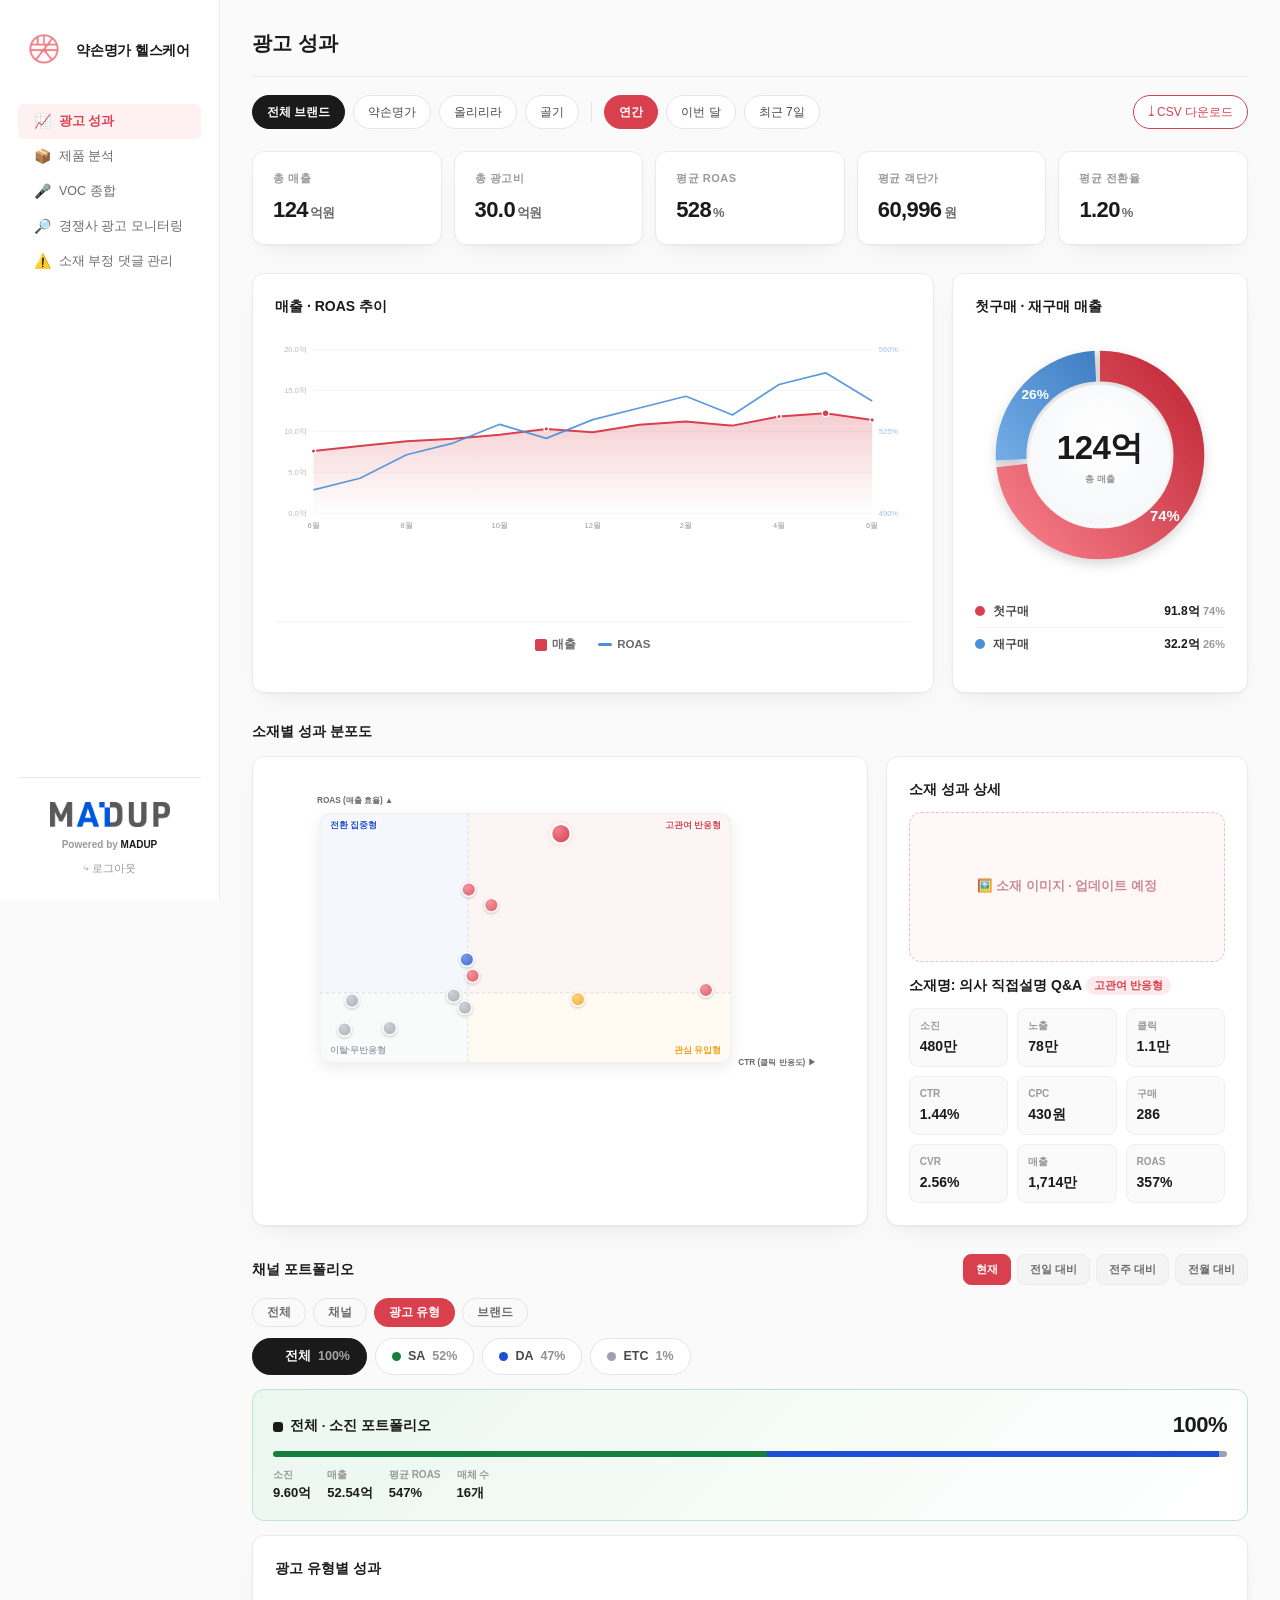
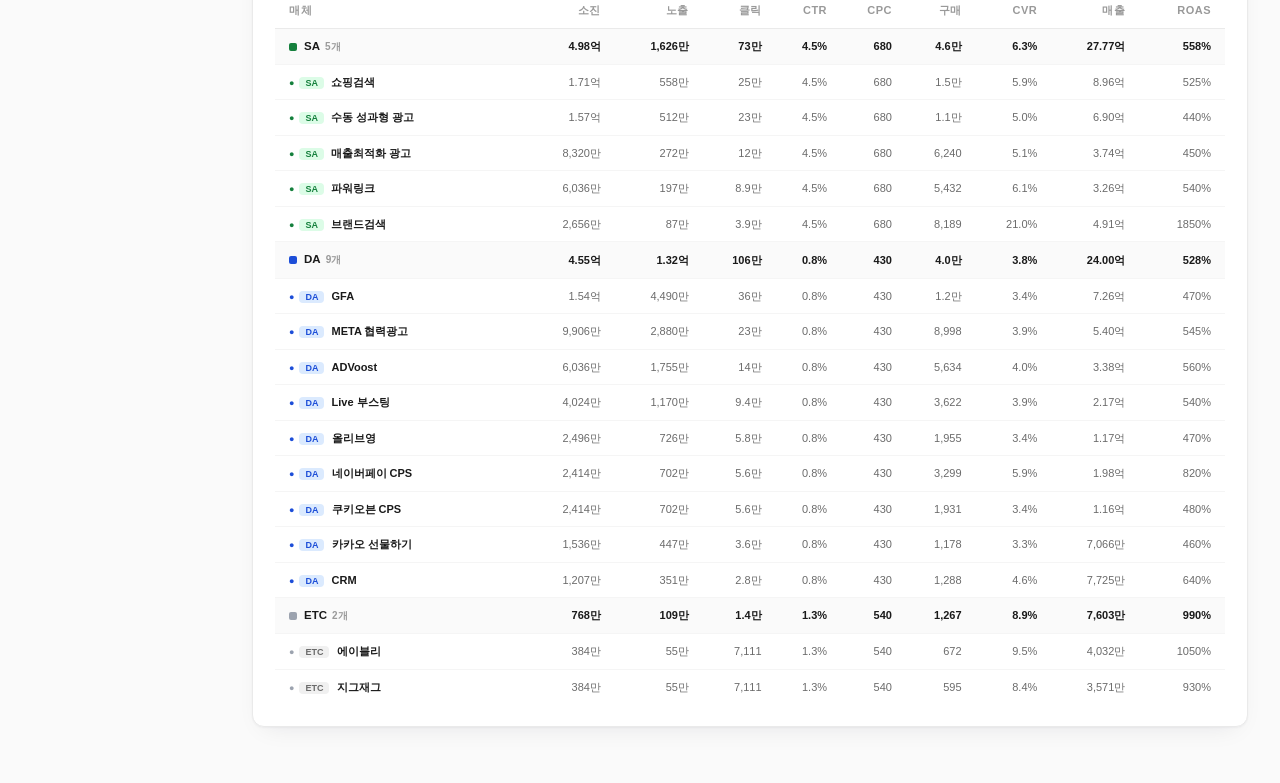
<file: dashboards/yakson-performance/index.html>
<!doctype html>
<html lang="ko">
<head>
<meta charset="utf-8">
<meta name="viewport" content="width=device-width, initial-scale=1">
<title>약손명가헬스케어 · 광고 성과</title>
<link rel="stylesheet" href="../_assets/dashboard.css">
<style>
  /* 채널 포트폴리오 — 분류 차원 스위처 + 카테고리 셀렉터 */
  .mix-dim-bar { display:flex; align-items:center; gap:7px; margin-bottom:11px; }
  .mix-dim-label { font-size:11px; color:#999; font-weight:700; margin-right:3px; }
  .mix-dim { padding:5px 14px; border:1px solid #E5E5E5; border-radius:14px; font-size:11.5px; font-weight:700; color:#6B6B6B; cursor:pointer; transition:all .15s; }
  .mix-dim:hover { border-color:#D8404D; color:#D8404D; }
  .mix-dim.on { background:#D8404D; border-color:#D8404D; color:#FFFFFF; }
  .mix-sel-bar { display:flex; gap:8px; flex-wrap:wrap; margin-bottom:14px; }
  .mix-sel { padding:8px 16px; background:#FFFFFF; border:1px solid #E5E5E5; border-radius:20px; font-size:12.5px; color:#4A4A4A; cursor:pointer; font-weight:700; transition:all .15s; display:flex; align-items:center; gap:7px; }
  .mix-sel:hover { border-color:#D8404D; }
  .mix-sel.on { background:#1A1A1A; border-color:#1A1A1A; color:#FFFFFF; }
  .mix-sel .ms-dot { width:9px; height:9px; border-radius:50%; }
  .tag-etc { font-size:9px; font-weight:700; color:#6B6B6B; background:#F0F0F0; padding:1px 6px; border-radius:4px; }
  .mix-seg-legend { display:flex; gap:16px; flex-wrap:wrap; margin-top:9px; font-size:11px; color:#6B6B6B; font-weight:600; }
  .mix-seg-legend .dot { display:inline-block; width:9px; height:9px; border-radius:2px; margin-right:5px; vertical-align:middle; }

  /* 채널별 성과 테이블 — 다지표 밀집 */
  .metric-table th, .metric-table td { font-size:11px; padding:9px 7px; white-space:nowrap; }
  .metric-table th:first-child, .metric-table td:first-child { padding-left:14px; }
  .metric-table th:last-child, .metric-table td:last-child { padding-right:14px; }
  /* 그룹 헤더 행 — 차원별 묶음 소계 (각 컬럼 아래 정렬·볼드) */
  .metric-table tr.mt-grp td { background:#FAFAFA; border-top:1px solid #EFEFEF; font-weight:800; color:#1A1A1A; }
  .mt-grp-dot { display:inline-block; width:8px; height:8px; border-radius:2px; margin-right:7px; vertical-align:middle; }
  .mt-grp-name { font-weight:800; font-size:11.5px; color:#1A1A1A; }
  .mt-grp-cnt { font-size:10px; color:#9A9A9A; font-weight:700; margin-left:5px; }

  /* 기간 비교 버튼 + 섹션 헤더 + 증감 배지 */
  .mix-section-head { display:flex; align-items:center; justify-content:space-between; gap:12px; flex-wrap:wrap; margin-bottom:13px; }
  .cmp-bar { display:flex; gap:6px; }
  .cmp-btn { font-size:11px; font-weight:700; color:#6B6B6B; background:#F4F4F4; border:1px solid #ECECEC; border-radius:8px; padding:6px 12px; cursor:pointer; transition:all .15s; }
  .cmp-btn:hover { border-color:#D8404D; color:#D8404D; }
  .cmp-btn.on { background:#D8404D; border-color:#D8404D; color:#FFF; }
  .mix-meta .mdelta { font-size:10px; font-weight:800; margin-left:6px; white-space:nowrap; }
  .mdelta.up { color:#15803D; } .mdelta.down { color:#DC2626; }
  /* 채널별 성과 테이블 — 지표별 증감 배지 (기간 비교 시) */
  .cell-delta { font-size:8.5px; font-weight:800; line-height:1.25; margin-top:2px; white-space:nowrap; }
  .cell-delta.up { color:#15803D; } .cell-delta.down { color:#DC2626; }

  /* 소재별 성과 분포도 (4분면 산점도) */
  .quad-dot { cursor:pointer; transition:r .12s, opacity .12s; }
  .quad-dot:hover { opacity:0.8; }
  .crv-img { flex:1; min-height:150px; border:1.5px dashed #E2C3C7; border-radius:12px; display:flex; align-items:center; justify-content:center; background:#FFF7F8; color:#C98A92; font-size:12.5px; font-weight:700; margin-bottom:14px; text-align:center; }
  .crv-name { font-size:14px; font-weight:800; color:#1A1A1A; margin-bottom:13px; line-height:1.4; display:flex; align-items:center; flex-wrap:wrap; gap:4px; }
  .crv-quad { font-size:10.5px; font-weight:800; padding:2px 8px; border-radius:10px; white-space:nowrap; }
  .crv-metrics { display:grid; grid-template-columns:repeat(3,1fr); gap:9px; }
  .crv-m { background:#FAFAFA; border:1px solid #EFEFEF; border-radius:9px; padding:9px 10px; }
  .crv-m .l { font-size:10px; color:#999; font-weight:700; }
  .crv-m .v { font-size:14px; font-weight:800; color:#1A1A1A; margin-top:3px; }
  .crv-empty { color:#AEAEAE; font-size:12.5px; text-align:center; padding:48px 12px; font-weight:600; line-height:1.7; }
</style>
</head>
<body>

<div class="app">
  <aside class="sidebar" id="sidebar"></aside>

  <main class="main">
    <div class="page-header">
      <div>
        <div class="page-title">광고 성과</div>
        <div class="page-sub">약손명가헬스케어 3브랜드 · 네이버 브랜드스토어 70% 중심</div>
      </div>
      <div class="page-meta">
        <span class="goal">🎯 연간 목표 ROAS 500%</span>
        <span class="live">⦿ LIVE</span>
      </div>
    </div>

    <div class="filter-bar">
      <div class="filter-chip brand active">전체 브랜드</div>
      <div class="filter-chip brand">약손명가</div>
      <div class="filter-chip brand">올리리라</div>
      <div class="filter-chip brand">골기</div>
      <div class="filter-div"></div>
      <div class="filter-chip period active">연간</div>
      <div class="filter-chip period">이번 달</div>
      <div class="filter-chip period">최근 7일</div>
      <div class="filter-chip" style="margin-left:auto;border-color:#D8404D;color:#D8404D;">⤓ CSV 다운로드</div>
    </div>

    <div class="kpi-grid" id="kpi-grid"></div>

    <div class="two-col" style="grid-template-columns:2.3fr 1fr;align-items:stretch;margin-bottom:28px;">
      <div class="chart-card" style="position:relative;margin-bottom:0;">
        <div class="section-title">
          매출 · ROAS 추이
          <span class="section-title-sub">매출(영역) + ROAS(라인) · 그래프에 마우스를 올리면 상세</span>
        </div>
        <svg id="trend-svg" viewBox="0 0 760 340" preserveAspectRatio="xMidYMid meet" style="width:100%;height:auto;display:block;"></svg>
        <div class="chart-tip" id="trend-tip"></div>
        <div style="display:flex;gap:22px;align-items:center;justify-content:center;padding-top:14px;margin-top:6px;border-top:1px solid #F5F5F5;font-size:11.5px;color:#6B6B6B;font-weight:600;">
          <span><span style="display:inline-block;width:12px;height:12px;background:#D8404D;border-radius:2px;margin-right:5px;vertical-align:middle;"></span>매출</span>
          <span><span style="display:inline-block;width:14px;height:3px;background:#4A90D9;border-radius:2px;margin-right:5px;vertical-align:middle;"></span>ROAS</span>
        </div>
      </div>

      <div class="chart-card" id="split-card" style="margin-bottom:0;display:flex;flex-direction:column;">
        <div class="section-title">
          첫구매 · 재구매 매출
          <span class="section-title-sub">선택 기간·브랜드 매출 구성</span>
        </div>
        <div class="brand-donut" style="flex:1;flex-direction:column;align-items:center;gap:26px;justify-content:center;padding:10px 0;">
          <div class="donut-wrap" style="width:228px;height:228px;">
            <svg viewBox="0 0 200 200" width="228" height="228" style="display:block;overflow:visible;">
              <defs>
                <linearGradient id="gFirst" x1="0.1" y1="0" x2="0.9" y2="1">
                  <stop offset="0" stop-color="#F47A86"/><stop offset="1" stop-color="#C42C3A"/>
                </linearGradient>
                <linearGradient id="gRepur" x1="0.1" y1="0" x2="0.9" y2="1">
                  <stop offset="0" stop-color="#7FB8EE"/><stop offset="1" stop-color="#2C6CB6"/>
                </linearGradient>
                <filter id="donutShadow" x="-40%" y="-40%" width="180%" height="180%">
                  <feDropShadow dx="0" dy="4" stdDeviation="5" flood-color="#1A1A1A" flood-opacity="0.16"/>
                </filter>
                <radialGradient id="gCenter" cx="0.5" cy="0.4" r="0.62">
                  <stop offset="0" stop-color="#FFFFFF"/><stop offset="1" stop-color="#F6F7F9"/>
                </radialGradient>
              </defs>
              <circle cx="100" cy="100" r="78" fill="none" stroke="#EFEFF2" stroke-width="27"/>
              <g filter="url(#donutShadow)">
                <circle id="sp-first" cx="100" cy="100" r="78" fill="none" stroke="url(#gFirst)" stroke-width="27"
                  stroke-dasharray="0 490" stroke-dashoffset="0" transform="rotate(-90 100 100)"
                  style="transition:stroke-dasharray .6s cubic-bezier(.32,.72,0,1);"/>
                <circle id="sp-repur" cx="100" cy="100" r="78" fill="none" stroke="url(#gRepur)" stroke-width="27"
                  stroke-dasharray="0 490" stroke-dashoffset="0" transform="rotate(-90 100 100)"
                  style="transition:stroke-dasharray .6s cubic-bezier(.32,.72,0,1), stroke-dashoffset .6s cubic-bezier(.32,.72,0,1);"/>
              </g>
              <circle cx="100" cy="100" r="61.5" fill="url(#gCenter)"/>
              <text id="sp-pct-first" x="100" y="100" text-anchor="middle" dominant-baseline="central" font-size="13" font-weight="800" fill="#FFFFFF" style="pointer-events:none;"></text>
              <text id="sp-pct-repur" x="100" y="100" text-anchor="middle" dominant-baseline="central" font-size="12" font-weight="800" fill="#FFFFFF" style="pointer-events:none;"></text>
            </svg>
            <div class="donut-center">
              <div class="donut-center-value" id="sp-center" style="font-size:33px;font-weight:800;letter-spacing:-.5px;">124억</div>
              <div class="donut-center-label">총 매출</div>
            </div>
          </div>
          <div class="donut-legend" id="sp-legend" style="width:100%;flex:none;"></div>
        </div>
      </div>
    </div>

    <!-- 소재별 성과 분포도 (CTR × ROAS 4분면) -->
    <div class="section-title" style="margin-top:4px;">소재별 성과 분포도<span class="section-title-sub">CTR(클릭 반응도) × ROAS(매출 효율) · 점을 클릭하면 소재 성과 상세</span></div>
    <div class="two-col" style="grid-template-columns:1.7fr 1fr;align-items:stretch;margin-bottom:28px;">
      <div class="chart-card" style="margin-bottom:0;">
        <svg id="quad-svg" viewBox="0 0 760 430" preserveAspectRatio="xMidYMid meet" style="width:100%;height:auto;display:block;"></svg>
      </div>
      <div class="chart-card" style="margin-bottom:0;display:flex;flex-direction:column;">
        <div class="section-title" style="margin-bottom:12px;">소재 성과 상세<span class="section-title-sub" id="crv-detail-sub"></span></div>
        <div id="crv-detail" style="flex:1;display:flex;flex-direction:column;"></div>
      </div>
    </div>

    <div class="mix-section-head">
      <div class="section-title" style="margin-bottom:0;">채널 포트폴리오</div>
      <div class="cmp-bar" id="cmp-bar">
        <span class="cmp-btn on" data-cmp="now">현재</span>
        <span class="cmp-btn" data-cmp="dod">전일 대비</span>
        <span class="cmp-btn" data-cmp="wow">전주 대비</span>
        <span class="cmp-btn" data-cmp="mom">전월 대비</span>
      </div>
    </div>
    <div class="mix-dim-bar">
      <div class="mix-dim" data-dim="all">전체</div>
      <div class="mix-dim" data-dim="channel">채널</div>
      <div class="mix-dim on" data-dim="type">광고 유형</div>
      <div class="mix-dim" data-dim="brand">브랜드</div>
    </div>
    <div class="mix-sel-bar" id="mix-sel-bar"></div>
    <div class="mix-grid" id="mix-summary" style="margin-bottom:14px;"></div>

    <div class="table-card">
      <div class="section-title" id="mix-table-title">채널별 성과</div>
      <table class="metric-table">
        <thead>
          <tr>
            <th>매체</th>
            <th class="right">소진</th>
            <th class="right">노출</th>
            <th class="right">클릭</th>
            <th class="right">CTR</th>
            <th class="right">CPC</th>
            <th class="right">구매</th>
            <th class="right">CVR</th>
            <th class="right">매출</th>
            <th class="right">ROAS</th>
          </tr>
        </thead>
        <tbody id="mix-table"></tbody>
      </table>
    </div>

  </main>
</div>

<script src="../_assets/sidebar.js"></script>
<script>
// ============================================================
// 브랜드 × 기간 필터 → KPI + 추이 차트
// ============================================================
const BRANDS = {
  '전체':    { share:1.00, roas:528, aov:60996, cvr:1.20 },
  '약손명가': { share:0.48, roas:545, aov:64500, cvr:1.32 },
  '올리리라': { share:0.34, roas:522, aov:71200, cvr:0.95 },
  '골기':    { share:0.18, roas:533, aov:88400, cvr:1.05 },
};
const PERIODS = {
  '연간':    { revMul:1.00,   spendMul:1.00,   roasAdd:0,  pts:'month', cum:'연간 누적' },
  '이번 달':  { revMul:0.085,  spendMul:0.087,  roasAdd:5,  pts:'day30', cum:'이번 달' },
  '최근 7일': { revMul:0.0194, spendMul:0.0193, roasAdd:10, pts:'day7',  cum:'최근 7일' },
};
const REV_ANNUAL = 124, SPEND_ANNUAL = 30;

const DAILY_REV  = [5200,5400,4900,5800,6100,5600,6400,6800,6200,7100,7400,6900,7800,8200,7600,8400,8100,8900,9200,8700,9600,9100,10200,9800,10600,10100,11200,9400,10800,11000];
const DAILY_ROAS = [502,515,508,522,518,530,525,512,535,528,540,520,545,538,525,550,542,555,548,535,560,552,565,558,570,555,568,540,562,559];
const MONTH_LBL  = ['6월','7월','8월','9월','10월','11월','12월','1월','2월','3월','4월','5월','6월'];
const MONTH_REV  = [76000,82000,88000,91000,96000,103000,99000,108000,112000,107000,118000,122000,114000];
const MONTH_ROAS = [500,505,515,520,528,522,530,535,540,532,545,550,538];

let curBrand = '전체', curPeriod = '연간';
const eok = (man, d) => (man / 10000).toFixed(d == null ? (man < 100000 ? 1 : 0) : d);

// kpi-delta 비교 기준: 기간 버튼에 따라 전년/전월/전주 대비로 표시
const PERIOD_CMP = { '연간': '전년 대비', '이번 달': '전월 대비', '최근 7일': '전주 대비' };
function kpiCard(label, value, unit, delta) {
  return `<div class="kpi-card">
    <div class="kpi-label">${label}</div>
    <div class="kpi-value">${value}<span class="kpi-unit">${unit}</span></div>
    <div class="kpi-delta up">${PERIOD_CMP[curPeriod]} ${delta}</div>
  </div>`;
}

function renderKPI() {
  const b = BRANDS[curBrand], p = PERIODS[curPeriod];
  const rev = REV_ANNUAL * b.share * p.revMul;
  const spend = SPEND_ANNUAL * b.share * p.spendMul;
  const roas = Math.round(b.roas + p.roasAdd);
  const fmtEok = v => v >= 100 ? v.toFixed(0) : v >= 10 ? v.toFixed(1) : v.toFixed(2);
  document.getElementById('kpi-grid').innerHTML =
      kpiCard('총 매출', fmtEok(rev), '억원', '+3.2%')
    + kpiCard('총 광고비', fmtEok(spend), '억원', '+1.8%')
    + kpiCard('평균 ROAS', roas, '%', '+2.1%')
    + kpiCard('평균 객단가', b.aov.toLocaleString(), '원', '+0.9%')
    + kpiCard('평균 전환율', b.cvr.toFixed(2), '%', '+0.5%');
}

// ===== 추이 차트 (필터 반응형) =====
const TREND = { rev: [], roas: [], lbl: [], revMax: 12000, roasMin: 350, roasMax: 480 };
const TW = 760, TH = 250, TpadL = 46, TpadR = 46, TpadT = 22, TpadB = 32;
const Tx0 = TpadL, Tx1 = TW - TpadR, Ty0 = TpadT, Ty1 = TH - TpadB;
const Txf = i => Tx0 + (Tx1 - Tx0) * i / (TREND.rev.length - 1);
const TyRev = v => Ty1 - (Ty1 - Ty0) * v / TREND.revMax;
const TyRoas = v => Ty1 - (Ty1 - Ty0) * (v - TREND.roasMin) / (TREND.roasMax - TREND.roasMin);
function niceMax(v) { const e = Math.pow(10, Math.floor(Math.log10(v))); return Math.ceil(v / e) * e; }

function buildTrend() {
  const b = BRANDS[curBrand], p = PERIODS[curPeriod];
  let rev, roas, lbl;
  if (p.pts === 'month') {
    rev = MONTH_REV.map(v => Math.round(v * b.share)); roas = MONTH_ROAS.map(v => v + p.roasAdd); lbl = MONTH_LBL.slice();
  } else if (p.pts === 'day7') {
    rev = DAILY_REV.slice(23).map(v => Math.round(v * b.share)); roas = DAILY_ROAS.slice(23).map(v => v + p.roasAdd);
    lbl = []; for (let d = 24; d <= 30; d++) lbl.push('6/' + d);
  } else {
    rev = DAILY_REV.map(v => Math.round(v * b.share)); roas = DAILY_ROAS.map(v => v + p.roasAdd);
    lbl = []; for (let d = 1; d <= 30; d++) lbl.push('6/' + d);
  }
  TREND.rev = rev; TREND.roas = roas; TREND.lbl = lbl;
  TREND.revMax = niceMax(Math.max.apply(null, rev) * 1.08);
  const rmin = Math.min.apply(null, roas), rmax = Math.max.apply(null, roas);
  TREND.roasMin = Math.floor((rmin - 10) / 10) * 10; TREND.roasMax = Math.ceil((rmax + 10) / 10) * 10;
}

function renderTrend() {
  buildTrend();
  const rev = TREND.rev, roas = TREND.roas, lbl = TREND.lbl, n = rev.length;
  let svg = '<defs><linearGradient id="revGrad" x1="0" y1="0" x2="0" y2="1">'
    + '<stop offset="0" stop-color="#D8404D" stop-opacity="0.26"/><stop offset="1" stop-color="#D8404D" stop-opacity="0"/></linearGradient></defs>';
  for (let k = 0; k <= 4; k++) {
    const t = TREND.revMax * k / 4, y = TyRev(t);
    svg += `<line x1="${Tx0}" y1="${y}" x2="${Tx1}" y2="${y}" stroke="#F2F2F2" stroke-width="1"/>`;
    svg += `<text x="${Tx0 - 8}" y="${y + 3}" text-anchor="end" font-size="9" fill="#BBB">${eok(t, 1)}억</text>`;
  }
  [TREND.roasMin, Math.round((TREND.roasMin + TREND.roasMax) / 2), TREND.roasMax].forEach(t => {
    svg += `<text x="${Tx1 + 8}" y="${TyRoas(t) + 3}" text-anchor="start" font-size="9" fill="#9DC0E8">${t}%</text>`;
  });
  let area = `M ${Txf(0)},${TyRev(0)}`, line = '';
  rev.forEach((v, i) => { const x = Txf(i), y = TyRev(v); area += ` L ${x},${y}`; line += (i ? ' L ' : 'M ') + x + ',' + y; });
  area += ` L ${Txf(n - 1)},${TyRev(0)} Z`;
  svg += `<path d="${area}" fill="url(#revGrad)"/><path d="${line}" fill="none" stroke="#D8404D" stroke-width="2.4" stroke-linejoin="round"/>`;
  let rl = ''; roas.forEach((v, i) => { rl += (i ? ' L ' : 'M ') + Txf(i) + ',' + TyRoas(v); });
  svg += `<path d="${rl}" fill="none" stroke="#4A90D9" stroke-width="2" stroke-linejoin="round" opacity="0.9"/>`;
  const peak = rev.indexOf(Math.max.apply(null, rev)), step = n > 12 ? 5 : 1;
  rev.forEach((v, i) => { if (i % step === 0 || i === peak || i === n - 1) svg += `<circle cx="${Txf(i)}" cy="${TyRev(v)}" r="${i === peak ? 4 : 2.6}" fill="#D8404D" stroke="#FFF" stroke-width="1.5"/>`; });
  const xstep = n > 20 ? 5 : n > 8 ? 2 : 1;
  lbl.forEach((L, i) => { if (i % xstep === 0 || i === n - 1) svg += `<text x="${Txf(i)}" y="${Ty1 + 18}" text-anchor="middle" font-size="9" fill="#999">${L}</text>`; });
  svg += `<line id="tg" x1="0" y1="${Ty0}" x2="0" y2="${Ty1}" stroke="#D8404D" stroke-width="1" stroke-dasharray="3 3" opacity="0"/>`;
  svg += `<circle id="td-rev" r="4.5" fill="#D8404D" stroke="#FFF" stroke-width="2" opacity="0"/><circle id="td-roas" r="3.8" fill="#4A90D9" stroke="#FFF" stroke-width="2" opacity="0"/>`;
  document.getElementById('trend-svg').innerHTML = svg;
}

(function () {
  const svgEl = document.getElementById('trend-svg'), tip = document.getElementById('trend-tip'), card = svgEl.closest('.chart-card');
  svgEl.addEventListener('mousemove', e => {
    const n = TREND.rev.length; if (!n) return;
    const rect = svgEl.getBoundingClientRect(), vx = (e.clientX - rect.left) / rect.width * TW;
    let i = Math.round((vx - Tx0) / (Tx1 - Tx0) * (n - 1)); i = Math.max(0, Math.min(n - 1, i));
    const gx = Txf(i), g = svgEl.querySelector('#tg'), dr = svgEl.querySelector('#td-rev'), dq = svgEl.querySelector('#td-roas');
    g.setAttribute('x1', gx); g.setAttribute('x2', gx); g.setAttribute('opacity', '1');
    dr.setAttribute('cx', gx); dr.setAttribute('cy', TyRev(TREND.rev[i])); dr.setAttribute('opacity', '1');
    dq.setAttribute('cx', gx); dq.setAttribute('cy', TyRoas(TREND.roas[i])); dq.setAttribute('opacity', '1');
    tip.innerHTML = `<b>${TREND.lbl[i]}</b> · <span class="tr">매출 ${eok(TREND.rev[i])}억</span> · <span class="tq">ROAS ${TREND.roas[i]}%</span>`;
    tip.classList.add('on');
    const cr = card.getBoundingClientRect(), px = (rect.left - cr.left) + (gx / TW) * rect.width, py = (rect.top - cr.top) + (TyRev(TREND.rev[i]) / TH) * rect.height;
    tip.style.left = Math.max(6, Math.min(cr.width - tip.offsetWidth - 6, px - tip.offsetWidth / 2)) + 'px';
    tip.style.top = (py - tip.offsetHeight - 14) + 'px';
  });
  svgEl.addEventListener('mouseleave', () => {
    tip.classList.remove('on');
    ['#tg', '#td-rev', '#td-roas'].forEach(s => { const el = svgEl.querySelector(s); if (el) el.setAttribute('opacity', '0'); });
  });
})();

// ===== 첫구매 · 재구매 매출 도넛 (브랜드·기간 반응형) =====
const SPLIT = { '전체': [74, 26], '약손명가': [72, 28], '올리리라': [81, 19], '골기': [67, 33] };
const SP_C = 490.09; // 2*pi*78
const fmtEokV = v => v >= 100 ? v.toFixed(0) : v >= 10 ? v.toFixed(1) : v.toFixed(2);
function renderSplit() {
  const b = BRANDS[curBrand], p = PERIODS[curPeriod];
  const rev = REV_ANNUAL * b.share * p.revMul; // 억
  const [fp, rp] = SPLIT[curBrand];
  const firstRev = rev * fp / 100, repurRev = rev * rp / 100;
  const GAP = 5;  // 세그먼트 사이 작은 간격
  const firstLen = SP_C * fp / 100, repurLen = SP_C * rp / 100;
  document.getElementById('sp-first').setAttribute('stroke-dasharray', `${(firstLen - GAP).toFixed(1)} ${SP_C}`);
  const repur = document.getElementById('sp-repur');
  repur.setAttribute('stroke-dasharray', `${(repurLen - GAP).toFixed(1)} ${SP_C}`);
  repur.setAttribute('stroke-dashoffset', `-${firstLen.toFixed(1)}`);
  // 호 중앙 % 라벨 (반지름 78 링 위)
  const arcPos = frac => { const t = frac * 2 * Math.PI; return [100 + 78 * Math.sin(t), 100 - 78 * Math.cos(t)]; };
  const [fx, fy] = arcPos((firstLen / 2) / SP_C);
  const [rx, ry] = arcPos((firstLen + repurLen / 2) / SP_C);
  const lf = document.getElementById('sp-pct-first'); lf.setAttribute('x', fx.toFixed(1)); lf.setAttribute('y', fy.toFixed(1)); lf.textContent = fp + '%';
  const lr = document.getElementById('sp-pct-repur'); lr.setAttribute('x', rx.toFixed(1)); lr.setAttribute('y', ry.toFixed(1)); lr.textContent = rp + '%';
  document.getElementById('sp-center').textContent = fmtEokV(rev) + '억';
  document.getElementById('sp-legend').innerHTML = [
    { color: '#D8404D', label: '첫구매', amt: firstRev, pct: fp },
    { color: '#4A90D9', label: '재구매', amt: repurRev, pct: rp },
  ].map(l => `<div class="legend-item">
      <span class="legend-dot" style="background:${l.color};"></span>
      <span class="legend-label">${l.label}</span>
      <span class="legend-value">${fmtEokV(l.amt)}억 <span style="color:#9A9A9A;font-weight:700;font-size:11px;">${l.pct}%</span></span>
    </div>`).join('');
}

document.querySelectorAll('.filter-chip.brand').forEach(chip => chip.addEventListener('click', function () {
  document.querySelectorAll('.filter-chip.brand').forEach(c => c.classList.remove('active'));
  this.classList.add('active');
  curBrand = this.textContent.trim() === '전체 브랜드' ? '전체' : this.textContent.trim();
  renderKPI(); renderTrend(); renderSplit();
}));
document.querySelectorAll('.filter-chip.period').forEach(chip => chip.addEventListener('click', function () {
  document.querySelectorAll('.filter-chip.period').forEach(c => c.classList.remove('active'));
  this.classList.add('active');
  curPeriod = this.textContent.trim();
  renderKPI(); renderTrend(); renderSplit();
}));

// ============================================================
// 채널 포트폴리오 — 3개 분류 차원(채널 / 광고 유형 / 브랜드)
// ============================================================
const MEDIA = [
  { g:'naver', tag:'SA', brand:'골기',    name:'브랜드검색',     bud:8299,  roas:1850 },
  { g:'naver', tag:'SA', brand:'올리리라', name:'파워링크',       bud:18862, roas:540 },
  { g:'naver', tag:'SA', brand:'약손명가', name:'쇼핑검색',       bud:53317, roas:525 },
  { g:'naver', tag:'DA', brand:'약손명가', name:'GFA',           bud:48269, roas:470 },
  { g:'naver', tag:'DA', brand:'올리리라', name:'ADVoost',       bud:18862, roas:560 },
  { g:'naver', tag:'DA', brand:'골기',    name:'Live 부스팅',    bud:12575, roas:540 },
  { g:'naver', tag:'DA', brand:'약손명가', name:'META 협력광고',  bud:30955, roas:545 },
  { g:'naver', tag:'DA', brand:'올리리라', name:'네이버페이 CPS', bud:7545,  roas:820 },
  { g:'naver', tag:'DA', brand:'골기',    name:'쿠키오븐 CPS',   bud:7545,  roas:480 },
  { g:'naver', tag:'DA', brand:'골기',    name:'CRM',           bud:3771,  roas:640 },
  { g:'coupang', tag:'SA', brand:'약손명가', name:'매출최적화 광고', bud:26000, roas:450 },
  { g:'coupang', tag:'SA', brand:'올리리라', name:'수동 성과형 광고', bud:49000, roas:440 },
  { g:'etc', tag:'', brand:'올리리라', name:'에이블리',       bud:1200, roas:1050 },
  { g:'etc', tag:'', brand:'올리리라', name:'지그재그',       bud:1200, roas:930 },
  { g:'etc', tag:'DA', brand:'골기',  name:'올리브영',       bud:7800, roas:470 },
  { g:'etc', tag:'DA', brand:'골기',  name:'카카오 선물하기', bud:4800, roas:460 },
];
const CONSUME = 0.32, AOV = 60000;
const CPC_BY = { SA: 680, DA: 430, ETC: 540 }, CTR_BY = { SA: 4.5, DA: 0.8, ETC: 1.3 };
MEDIA.forEach(m => {
  m.type = m.tag || 'ETC';
  m.soje = Math.round(m.bud * CONSUME);
  m.maechul = Math.round(m.soje * m.roas / 100);
  m.cpc = CPC_BY[m.type] || 540;
  m.ctr = CTR_BY[m.type] || 1.3;
  m.clicks = Math.round(m.soje * 10000 / m.cpc);
  m.impr = Math.round(m.clicks / (m.ctr / 100));
  m.buys = Math.round(m.maechul * 10000 / AOV);
  m.cvr = m.clicks ? (m.buys / m.clicks * 100) : 0;
});
const TOTAL_SOJE = MEDIA.reduce((a, m) => a + m.soje, 0);
const fmtMan = n => n >= 1e8 ? (n / 1e8).toFixed(2) + '억' : n >= 1e5 ? Math.round(n / 1e4).toLocaleString() + '만' : n >= 1e4 ? (n / 1e4).toFixed(1) + '만' : Math.round(n).toLocaleString();

const DIMS = {
  channel: { field:'g',     cats:[['전체','전체'],['naver','네이버 브랜드스토어'],['coupang','쿠팡'],['etc','ETC']], colors:{ naver:'#03C75A', coupang:'#DC2626', etc:'#9CA3AF' } },
  type:    { field:'type',  cats:[['전체','전체'],['SA','SA'],['DA','DA'],['ETC','ETC']], colors:{ SA:'#15803D', DA:'#1D4ED8', ETC:'#9CA3AF' } },
  brand:   { field:'brand', cats:[['전체','전체'],['약손명가','약손명가 헬스케어'],['올리리라','올리리라'],['골기','골기']], colors:{ '약손명가':'#D8404D', '올리리라':'#4A90D9', '골기':'#C9A227' } },
};
let curDim = 'type', curCat = '전체';
// 기간 비교 — '현재'(증감 없음) + 직전 동기 대비 지표별 증감(%). 비율지표(ctr/cvr/roas)는 %
const CMP = {
  now: { label: '현재',     base: null },
  dod: { label: '전일 대비', base: { soje: 2.4, impr: 1.9, clicks: 3.0, ctr: 1.1, cpc: -1.3, buys: 4.1, cvr: 1.4, maechul: 4.7, roas: 2.2 } },
  wow: { label: '전주 대비', base: { soje: 1.1, impr: 2.6, clicks: 2.2, ctr: -0.4, cpc: 0.8, buys: 2.9, cvr: 0.9, maechul: 3.2, roas: 1.4 } },
  mom: { label: '전월 대비', base: { soje: 1.8, impr: 5.2, clicks: 4.4, ctr: -0.7, cpc: 1.5, buys: 6.1, cvr: 1.6, maechul: 6.8, roas: 2.1 } },
};
const CMP_SEED = { dod: 1, wow: 2, mom: 3 };
const RATE_M = { ctr: 1, cvr: 1, roas: 1 };   // 비율 지표 → %
let curCmp = 'now';
const money = man => { man = Math.round(man); return man >= 10000 ? (man / 10000).toFixed(2) + '억' : man.toLocaleString() + '만'; };
const tagHtml = t => t === 'SA' ? '<span class="tag-sa">SA</span>' : t === 'DA' ? '<span class="tag-da">DA</span>' : '<span class="tag-etc">ETC</span>';
const catColor = (dim, cat) => cat === '전체' ? '#1A1A1A' : (DIMS[dim].colors[cat] || '#9CA3AF');
const catLabel = (dim, cat) => { const f = DIMS[dim].cats.find(c => c[0] === cat); return f ? f[1] : cat; };

function renderMix() {
  const isAll = curDim === 'all';
  const D = isAll ? null : DIMS[curDim];
  const cmp = CMP[curCmp], dB = cmp.base;
  // 셀 증감 배지 (rowIdx·metricIdx 기반 결정적 지터로 행별 변동)
  const jit = (rowIdx, mIdx) => ((rowIdx * 31 + mIdx * 17 + (CMP_SEED[curCmp] || 0) * 7) % 13 - 6) * 0.3;
  const dCell = (key, j) => { if (!dB) return ''; const v = dB[key] + (j || 0), up = v >= 0; return `<div class="cell-delta ${up ? 'up' : 'down'}">${up ? '▲' : '▼'} ${Math.abs(v).toFixed(1)}${RATE_M[key] ? '%' : '%'}</div>`; };
  const dSum = key => { if (!dB) return ''; const v = dB[key], up = v >= 0; return `<span class="mdelta ${up ? 'up' : 'down'}">${up ? '▲' : '▼'} ${Math.abs(v).toFixed(1)}${RATE_M[key] ? '%' : '%'}</span>`; };
  const selBar = document.getElementById('mix-sel-bar');
  if (isAll) {
    selBar.style.display = 'none';
    selBar.innerHTML = '';
    curCat = '전체';
  } else {
    selBar.style.display = '';
    selBar.innerHTML = D.cats.map(c => {
      const k = c[0], label = c[1];
      const r = k === '전체' ? MEDIA : MEDIA.filter(m => m[D.field] === k);
      const sj = r.reduce((a, m) => a + m.soje, 0);
      return `<div class="mix-sel ${k === curCat ? 'on' : ''}" data-k="${k}"><span class="ms-dot" style="background:${catColor(curDim, k)};"></span>${label} <span style="opacity:.6;font-weight:600;">${(sj / TOTAL_SOJE * 100).toFixed(0)}%</span></div>`;
    }).join('');
    document.querySelectorAll('#mix-sel-bar .mix-sel').forEach(el => el.addEventListener('click', function () { curCat = this.getAttribute('data-k'); renderMix(); }));
  }

  const rows = (isAll || curCat === '전체') ? MEDIA : MEDIA.filter(m => m[D.field] === curCat);
  const soje = rows.reduce((a, m) => a + m.soje, 0), maechul = rows.reduce((a, m) => a + m.maechul, 0);
  const roas = Math.round(maechul / soje * 100);
  const catC = isAll ? '#1A1A1A' : catColor(curDim, curCat);
  const catL = isAll ? '전체' : catLabel(curDim, curCat);
  // 차원의 '전체' 선택 시 막대를 카테고리 비중으로 색 구분(세그먼트)
  const showSeg = !isAll && curCat === '전체';
  let barHtml;
  if (showSeg) {
    const segs = D.cats.filter(c => c[0] !== '전체').map(c => {
      const sj = MEDIA.filter(m => m[D.field] === c[0]).reduce((a, m) => a + m.soje, 0);
      return { w: sj / TOTAL_SOJE * 100, color: catColor(curDim, c[0]) };
    });
    barHtml = `<div class="mix-bar" style="display:flex;">${segs.map(s => `<div style="width:${s.w}%;height:100%;background:${s.color};"></div>`).join('')}</div>`;
  } else {
    barHtml = `<div class="mix-bar"><div class="mix-bar-fill" style="width:${(soje / TOTAL_SOJE * 100)}%;background:${catC};"></div></div>`;
  }
  document.getElementById('mix-summary').innerHTML = `
    <div class="mix-card primary" style="grid-column:1 / -1;">
      <div class="mix-head"><div class="mix-name"><span class="mix-dot" style="background:${catC};"></span>${catL} · 소진 포트폴리오</div>
      <div class="mix-pct">${(soje / TOTAL_SOJE * 100).toFixed(0)}%</div></div>
      ${barHtml}
      <div class="mix-meta">
        <div><span class="ml">소진</span><span class="mv">${money(soje)}</span>${dSum('soje')}</div>
        <div><span class="ml">매출</span><span class="mv">${money(maechul)}</span>${dSum('maechul')}</div>
        <div><span class="ml">평균 ROAS</span><span class="mv">${roas}%</span>${dSum('roas')}</div>
        <div><span class="ml">매체 수</span><span class="mv">${rows.length}개</span></div>
      </div>
    </div>`;

  // 채널별/광고유형별/브랜드별 — 차원 선택 시 섹션 제목 전환
  const DIM_TITLE = { all: '채널별 성과', channel: '채널별 성과', type: '광고 유형별 성과', brand: '브랜드별 성과' };
  document.getElementById('mix-table-title').textContent = DIM_TITLE[curDim];

  const rowHtml = (m, ri) => {
    const dotc = isAll ? catColor('channel', m.g) : catColor(curDim, m[D.field]);
    return `<tr>
      <td><span style="font-size:9px;color:${dotc};margin-right:5px;">●</span>${tagHtml(m.tag)} <span style="font-weight:700;color:#1A1A1A;margin-left:4px;">${m.name}</span></td>
      <td class="right" style="color:#6B6B6B;">${money(m.soje)}${dCell('soje', jit(ri, 1))}</td>
      <td class="right" style="color:#6B6B6B;">${fmtMan(m.impr)}${dCell('impr', jit(ri, 2))}</td>
      <td class="right" style="color:#6B6B6B;">${fmtMan(m.clicks)}${dCell('clicks', jit(ri, 3))}</td>
      <td class="right" style="color:#6B6B6B;">${m.ctr.toFixed(1)}%${dCell('ctr', jit(ri, 4))}</td>
      <td class="right" style="color:#6B6B6B;">${m.cpc.toLocaleString()}${dCell('cpc', jit(ri, 5))}</td>
      <td class="right" style="color:#6B6B6B;">${fmtMan(m.buys)}${dCell('buys', jit(ri, 6))}</td>
      <td class="right" style="color:#6B6B6B;">${m.cvr.toFixed(1)}%${dCell('cvr', jit(ri, 7))}</td>
      <td class="right" style="color:#6B6B6B;">${money(m.maechul)}${dCell('maechul', jit(ri, 8))}</td>
      <td class="right" style="color:#6B6B6B;">${m.roas}%${dCell('roas', jit(ri, 9))}</td>
    </tr>`;
  };

  let tbodyHtml;
  if (isAll) {
    // 전체: 기존대로 소진 내림차순 평면 정렬
    tbodyHtml = rows.slice().sort((a, b) => b.soje - a.soje).map(rowHtml).join('');
  } else {
    // 차원 선택: 카테고리(채널 네이버/쿠팡/ETC · 유형 SA/DA/ETC · 브랜드 약손/올리리라/골기) 그룹 헤더로 묶어 정렬
    tbodyHtml = D.cats.filter(c => c[0] !== '전체').map(c => {
      const grp = rows.filter(m => m[D.field] === c[0]).sort((a, b) => b.soje - a.soje);
      if (!grp.length) return '';
      const gSoje = grp.reduce((a, m) => a + m.soje, 0);
      const gImpr = grp.reduce((a, m) => a + m.impr, 0);
      const gClk  = grp.reduce((a, m) => a + m.clicks, 0);
      const gBuy  = grp.reduce((a, m) => a + m.buys, 0);
      const gMae  = grp.reduce((a, m) => a + m.maechul, 0);
      const gCtr  = gImpr ? gClk / gImpr * 100 : 0;
      const gCpc  = gClk ? gSoje * 10000 / gClk : 0;
      const gCvr  = gClk ? gBuy / gClk * 100 : 0;
      const gRoas = Math.round(gMae / gSoje * 100);
      // 소계 행 — 각 컬럼 아래 정렬, 볼드(.mt-grp td)
      const head = `<tr class="mt-grp">
        <td><span class="mt-grp-dot" style="background:${catColor(curDim, c[0])};"></span><span class="mt-grp-name">${c[1]}</span><span class="mt-grp-cnt">${grp.length}개</span></td>
        <td class="right">${money(gSoje)}${dCell('soje', 0)}</td>
        <td class="right">${fmtMan(gImpr)}${dCell('impr', 0)}</td>
        <td class="right">${fmtMan(gClk)}${dCell('clicks', 0)}</td>
        <td class="right">${gCtr.toFixed(1)}%${dCell('ctr', 0)}</td>
        <td class="right">${Math.round(gCpc).toLocaleString()}${dCell('cpc', 0)}</td>
        <td class="right">${fmtMan(gBuy)}${dCell('buys', 0)}</td>
        <td class="right">${gCvr.toFixed(1)}%${dCell('cvr', 0)}</td>
        <td class="right">${money(gMae)}${dCell('maechul', 0)}</td>
        <td class="right">${gRoas}%${dCell('roas', 0)}</td>
      </tr>`;
      return head + grp.map(rowHtml).join('');
    }).join('');
  }
  document.getElementById('mix-table').innerHTML = tbodyHtml;
}
document.querySelectorAll('.mix-dim').forEach(el => el.addEventListener('click', function () {
  document.querySelectorAll('.mix-dim').forEach(c => c.classList.remove('on'));
  this.classList.add('on'); curDim = this.getAttribute('data-dim'); curCat = '전체'; renderMix();
}));
document.querySelectorAll('#cmp-bar .cmp-btn').forEach(el => el.addEventListener('click', function () {
  document.querySelectorAll('#cmp-bar .cmp-btn').forEach(c => c.classList.remove('on'));
  this.classList.add('on'); curCmp = this.getAttribute('data-cmp'); renderMix();
}));


// ============================================================
// 소재별 성과 분포도 — CTR × ROAS 4분면 산점도
// 소재: 소진(만원)·CTR(%)·CPC(원)·ROAS(%) → 나머지 지표 파생
// ============================================================
const QAOV = 60000;
const CRV = [
  { name: '남편의 한마디 후기형',  soje: 200,  ctr: 2.21, cpc: 480, roas: 136 },
  { name: '의사 직접설명 Q&A',     soje: 480,  ctr: 1.44, cpc: 430, roas: 357 },
  { name: '30대 모공 실측 비교',    soje: 260,  ctr: 1.53, cpc: 520, roas: 123 },
  { name: '붓기 빼는 5분 루틴',     soje: 690,  ctr: 1.07, cpc: 450, roas: 256 },
  { name: '1주일 변화 비포애프터',  soje: 1180, ctr: 0.95, cpc: 430, roas: 278 },
  { name: '강의형 노하우 공개',     soje: 1260, ctr: 0.97, cpc: 540, roas: 156 },
  { name: '겨울 윤곽 리프팅밴드',   soje: 540,  ctr: 0.94, cpc: 680, roas: 179 },
  { name: '제품 스펙 정공법',       soje: 1165, ctr: 0.93, cpc: 430, roas: 111 },
  { name: '따뜻한 후기 인터뷰',     soje: 868,  ctr: 0.87, cpc: 680, roas: 128 },
  { name: '캐릭터 애니 설명형',     soje: 831,  ctr: 0.53, cpc: 540, roas: 82  },
  { name: '펀 애니 후킹형',         soje: 3730, ctr: 0.33, cpc: 680, roas: 121 },
  { name: '정적 이미지 단순형',     soje: 1939, ctr: 0.29, cpc: 680, roas: 80  },
];
CRV.forEach(c => {
  c.clicks = Math.round(c.soje * 10000 / c.cpc);
  c.impr = Math.round(c.clicks / (c.ctr / 100));
  c.maechul = Math.round(c.soje * c.roas / 100);
  c.buys = Math.round(c.maechul * 10000 / QAOV);
  c.cvr = c.clicks ? c.buys / c.clicks * 100 : 0;
});
const qMed = arr => { const s = arr.slice().sort((a, b) => a - b), n = s.length; return n % 2 ? s[(n - 1) / 2] : (s[n / 2 - 1] + s[n / 2]) / 2; };
const QmedCtr = qMed(CRV.map(c => c.ctr)), QmedRoas = qMed(CRV.map(c => c.roas));
const QUAD = {
  tl: { label: '전환 집중형',   color: '#1D4ED8' }, // 매출 효율 높음 · 클릭 반응도 낮음
  tr: { label: '고관여 반응형', color: '#D8404D' }, // 매출 효율 높음 · 클릭 반응도 높음
  bl: { label: '이탈·무반응형', color: '#9CA3AF' }, // 매출 효율 낮음 · 클릭 반응도 낮음
  br: { label: '관심 유입형',   color: '#F59E0B' }, // 매출 효율 낮음 · 클릭 반응도 높음
};
const quadOf = c => { const hi = c.roas >= QmedRoas, hc = c.ctr >= QmedCtr; return hi ? (hc ? 'tr' : 'tl') : (hc ? 'br' : 'bl'); };

const QW = 760, QH = 430, QL = 60, QR = 152, QT = 46, QB = 52;
const Qctrs = CRV.map(c => c.ctr), Qroass = CRV.map(c => c.roas);
const QctrMin = Math.min.apply(null, Qctrs) * 0.55, QctrMax = Math.max.apply(null, Qctrs) * 1.06;
const QroasMin = Math.min.apply(null, Qroass) * 0.42, QroasMax = Math.max.apply(null, Qroass) * 1.08;
const Qx = ctr => QL + (QW - QL - QR) * (ctr - QctrMin) / (QctrMax - QctrMin);
const Qy = roas => (QH - QB) - (QH - QB - QT) * (roas - QroasMin) / (QroasMax - QroasMin);

function renderQuad() {
  const cx = Qx(QmedCtr).toFixed(1), cy = Qy(QmedRoas).toFixed(1);
  const pw = QW - QR - QL, ph = (QH - QB) - QT;
  let svg = `<defs>
    <radialGradient id="qg-tr" cx="0.35" cy="0.3" r="0.85"><stop offset="0" stop-color="#F2818C"/><stop offset="1" stop-color="#D8404D"/></radialGradient>
    <radialGradient id="qg-tl" cx="0.35" cy="0.3" r="0.85"><stop offset="0" stop-color="#5B86E0"/><stop offset="1" stop-color="#1D4ED8"/></radialGradient>
    <radialGradient id="qg-bl" cx="0.35" cy="0.3" r="0.85"><stop offset="0" stop-color="#C4CAD1"/><stop offset="1" stop-color="#9CA3AF"/></radialGradient>
    <radialGradient id="qg-br" cx="0.35" cy="0.3" r="0.85"><stop offset="0" stop-color="#FBC967"/><stop offset="1" stop-color="#F59E0B"/></radialGradient>
    <filter id="dotShadow" x="-60%" y="-60%" width="220%" height="220%"><feDropShadow dx="0" dy="1.5" stdDeviation="1.8" flood-color="#1A1A1A" flood-opacity="0.28"/></filter>
    <filter id="dotGlow" x="-120%" y="-120%" width="340%" height="340%"><feGaussianBlur in="SourceGraphic" stdDeviation="4" result="b"/><feMerge><feMergeNode in="b"/><feMergeNode in="SourceGraphic"/></feMerge></filter>
    <filter id="plotShadow" x="-15%" y="-15%" width="130%" height="135%"><feDropShadow dx="0" dy="6" stdDeviation="9" flood-color="#1A1A1A" flood-opacity="0.08"/></filter>
    <clipPath id="plotClip"><rect x="${QL}" y="${QT}" width="${pw}" height="${ph}" rx="14"/></clipPath>
  </defs>`;
  // 플롯 프레임(소프트 섀도로 부유감) + 사분면 틴트(라운드 클립)
  svg += `<rect x="${QL}" y="${QT}" width="${pw}" height="${ph}" rx="14" fill="#FFFFFF" stroke="#ECECEF" stroke-width="1" filter="url(#plotShadow)"/>`;
  svg += `<g clip-path="url(#plotClip)">
    <rect x="${QL}" y="${QT}" width="${cx - QL}" height="${cy - QT}" fill="#1D4ED8" opacity="0.045"/>
    <rect x="${cx}" y="${QT}" width="${QW - QR - cx}" height="${cy - QT}" fill="#D8404D" opacity="0.06"/>
    <rect x="${QL}" y="${cy}" width="${cx - QL}" height="${QH - QB - cy}" fill="#9CA3AF" opacity="0.06"/>
    <rect x="${cx}" y="${cy}" width="${QW - QR - cx}" height="${QH - QB - cy}" fill="#F59E0B" opacity="0.05"/>
  </g>`;
  // 중앙값 분할선
  svg += `<line x1="${cx}" y1="${QT}" x2="${cx}" y2="${QH - QB}" stroke="#D4D4D8" stroke-width="1" stroke-dasharray="4 4"/>`;
  svg += `<line x1="${QL}" y1="${cy}" x2="${QW - QR}" y2="${cy}" stroke="#D4D4D8" stroke-width="1" stroke-dasharray="4 4"/>`;
  // 축 제목
  svg += `<text x="${QL - 4}" y="${QT - 14}" font-size="11" font-weight="800" fill="#6B6B6B">ROAS (매출 효율) ▲</text>`;
  svg += `<text x="${QW - QR + 10}" y="${QH - QB + 4}" font-size="11" font-weight="800" fill="#6B6B6B">CTR (클릭 반응도) ▶</text>`;
  // 사분면 라벨(코너)
  const qlab = (qx, qy, anchor, q) => `<text x="${qx}" y="${qy}" text-anchor="${anchor}" font-size="11.5" font-weight="800" fill="${QUAD[q].color}" stroke="#FFFFFF" stroke-width="3.5" paint-order="stroke" stroke-linejoin="round">${QUAD[q].label}</text>`;
  svg += qlab(QL + 13, QT + 19, 'start', 'tl');
  svg += qlab(QW - QR - 13, QT + 19, 'end', 'tr');
  svg += qlab(QL + 13, QH - QB - 13, 'start', 'bl');
  svg += qlab(QW - QR - 13, QH - QB - 13, 'end', 'br');
  // 점 (글로시 그라데이션 + 드롭섀도)
  CRV.forEach((c, i) => {
    svg += `<circle class="quad-dot" data-i="${i}" cx="${Qx(c.ctr).toFixed(1)}" cy="${Qy(c.roas).toFixed(1)}" r="9" fill="url(#qg-${quadOf(c)})" stroke="#FFF" stroke-width="1.8" filter="url(#dotShadow)" style="cursor:pointer;"/>`;
  });
  const el = document.getElementById('quad-svg');
  el.innerHTML = svg;
  el.querySelectorAll('.quad-dot').forEach(d => d.addEventListener('click', function () { selectCreative(+this.getAttribute('data-i')); }));
  let best = 0; CRV.forEach((c, i) => { if (c.roas > CRV[best].roas) best = i; });
  selectCreative(best);
}

function selectCreative(i) {
  const c = CRV[i], Q = QUAD[quadOf(c)];
  document.querySelectorAll('#quad-svg .quad-dot').forEach(d => {
    const on = +d.getAttribute('data-i') === i;
    d.setAttribute('r', on ? '13' : '9');
    d.setAttribute('stroke', '#FFF');
    d.setAttribute('stroke-width', on ? '3' : '1.8');
    d.setAttribute('filter', on ? 'url(#dotGlow)' : 'url(#dotShadow)');
    d.setAttribute('opacity', on ? '1' : '0.82');
  });
  const metric = (l, v) => `<div class="crv-m"><div class="l">${l}</div><div class="v">${v}</div></div>`;
  document.getElementById('crv-detail').innerHTML =
    `<div class="crv-img">🖼️ 소재 이미지 · 업데이트 예정</div>
     <div class="crv-name">소재명: ${c.name}<span class="crv-quad" style="background:${Q.color}1A;color:${Q.color};">${Q.label}</span></div>
     <div class="crv-metrics">
       ${metric('소진', money(c.soje))}
       ${metric('노출', fmtMan(c.impr))}
       ${metric('클릭', fmtMan(c.clicks))}
       ${metric('CTR', c.ctr.toFixed(2) + '%')}
       ${metric('CPC', c.cpc.toLocaleString() + '원')}
       ${metric('구매', fmtMan(c.buys))}
       ${metric('CVR', c.cvr.toFixed(2) + '%')}
       ${metric('매출', money(c.maechul))}
       ${metric('ROAS', c.roas + '%')}
     </div>`;
  document.getElementById('crv-detail-sub').textContent = `${Q.label} · 4분면 분류`;
}

// 초기 렌더
renderKPI(); renderTrend(); renderSplit(); renderMix(); renderQuad();
</script>

</body>
</html>
</file>
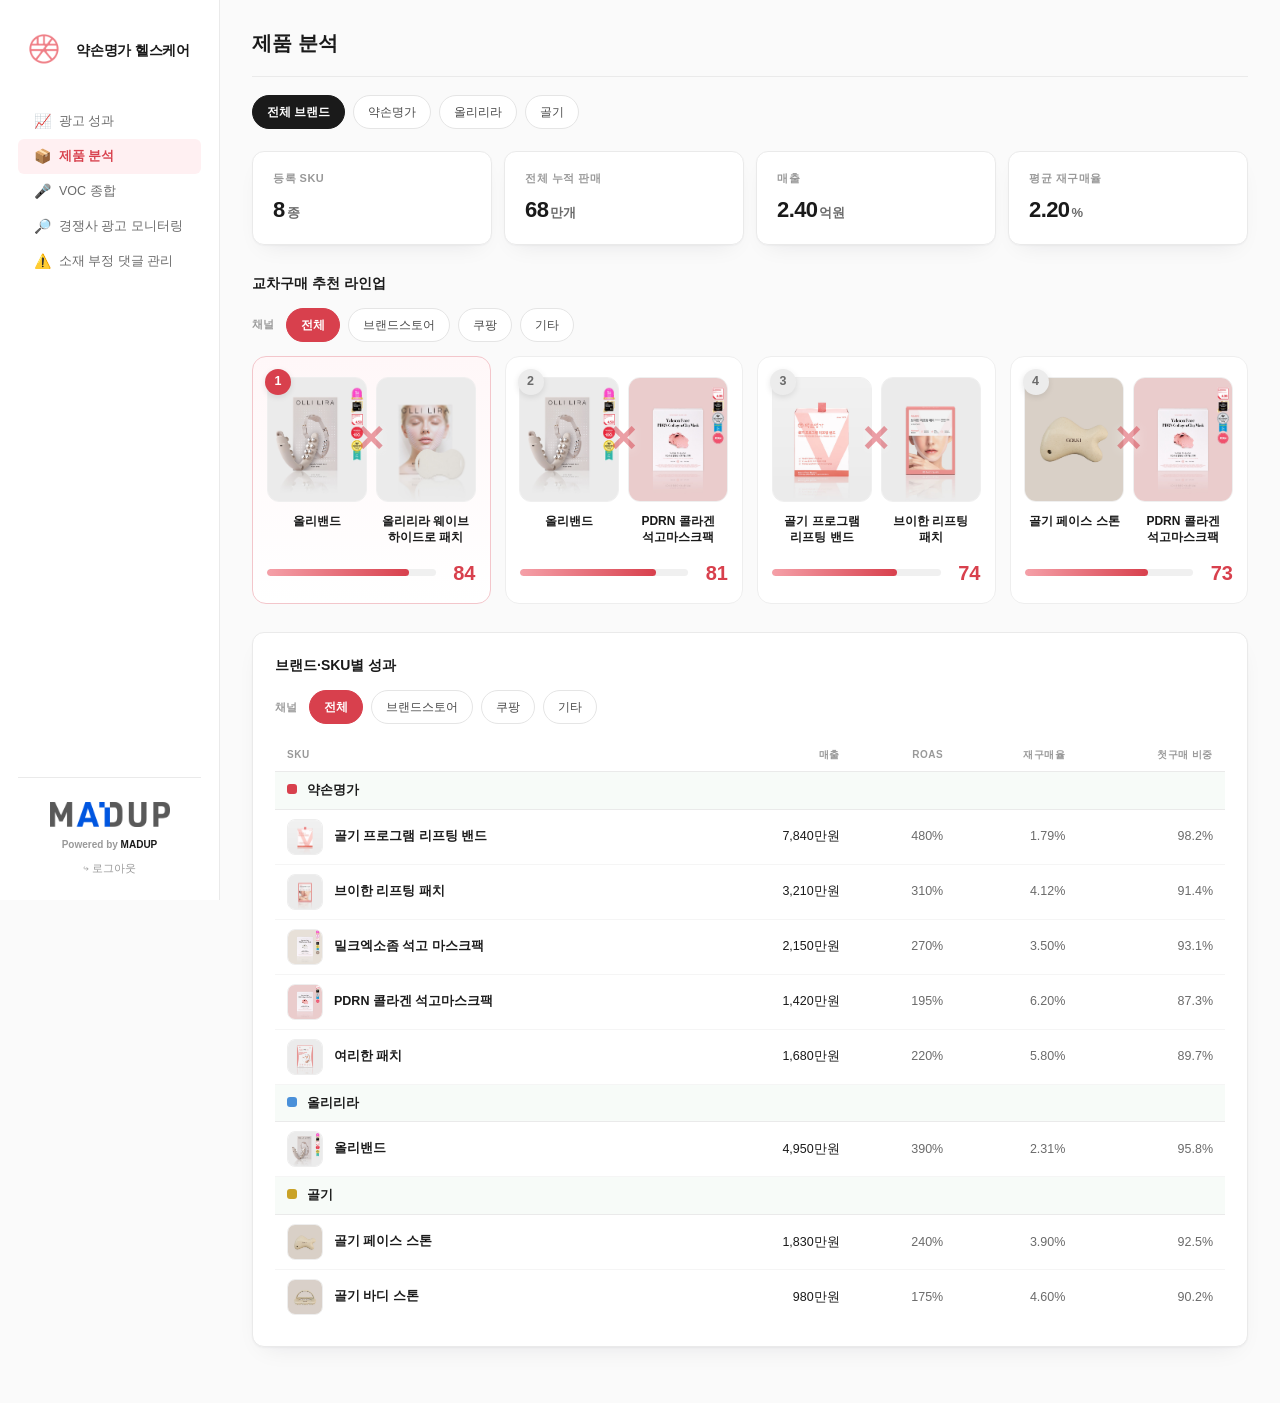
<file: dashboards/yakson-review/index.html>
<!doctype html>
<html lang="ko">
<head>
<meta charset="utf-8">
<meta name="viewport" content="width=device-width, initial-scale=1">
<title>약손명가헬스케어 · 제품 분석</title>
<link rel="stylesheet" href="../_assets/dashboard.css">
<style>
  /* ===== 교차구매 추천 라인업 (크로스셀 카드 — 좌→우 가로 나열) ===== */
  .xrank { display:grid; grid-template-columns:repeat(auto-fit, minmax(194px, 1fr)); gap:14px; }
  .xcard { position:relative; display:flex; flex-direction:column; background:#FFF; border:1px solid #EEE; border-radius:14px; padding:16px 14px 15px; transition:transform .18s, box-shadow .18s, border-color .18s; }
  .xcard:hover { border-color:#D8404D; box-shadow:0 10px 26px rgba(216,64,77,.12); transform:translateY(-3px); z-index:30; }
  .xcard.top { border-color:#F3C6CB; background:linear-gradient(180deg,#FFF7F8,#FFF); }
  .xcard-no { position:absolute; top:12px; left:12px; z-index:3; width:26px; height:26px; border-radius:50%; background:#ECECEC; color:#6B6B6B; font-size:12.5px; font-weight:800; display:flex; align-items:center; justify-content:center; box-shadow:0 2px 6px rgba(0,0,0,.10); }
  .xcard.top .xcard-no { background:#D8404D; color:#FFF; }
  /* 대형 제품 이미지 2개 + 중앙 × (2 이미지 사이 고정) */
  .xcard-imgs { position:relative; display:flex; align-items:center; justify-content:center; gap:9px; padding-top:4px; margin-bottom:11px; }
  .xcard-img { width:48%; aspect-ratio:4/5; object-fit:cover; border-radius:12px; border:1px solid #EFEFEF; background:#F7F7F7; }
  .xcard-x { position:absolute; left:50%; top:50%; transform:translate(-50%,-50%); font-size:46px; font-weight:800; color:#D8404D; opacity:.5; z-index:2; pointer-events:none; text-shadow:0 2px 12px rgba(255,255,255,.85); }
  /* 제품명 — 각 이미지 아래 중앙정렬 (긴 이름 2줄 허용) */
  .xcard-names { display:flex; justify-content:center; gap:9px; margin-bottom:13px; }
  .xcard-pname { width:48%; text-align:center; font-size:12px; font-weight:700; color:#1A1A1A; line-height:1.35; word-break:keep-all; }
  /* 점수 바 + 지수 */
  .xcard-score { display:flex; align-items:center; gap:10px; margin-top:auto; }
  .xcard-bar { flex:1; height:7px; background:#F0F0F0; border-radius:4px; overflow:hidden; }
  .xcard-bar > i { display:block; height:100%; background:linear-gradient(90deg,#F5A0A8,#D8404D); border-radius:4px; }
  .xcard-idx { font-size:20px; font-weight:800; color:#D8404D; min-width:30px; text-align:right; }
  /* 호버 시 근거(유입·구매 볼륨 + 최근 구매 추이) 팝오버 — 카드 아래 중앙, 가장자리 카드는 안쪽 앵커 */
  .xrank-evi { position:absolute; left:50%; margin-left:-139px; top:calc(100% + 8px); z-index:40; width:278px;
    background:#1A1A1A; color:#EDEDED; border-radius:12px; padding:13px 15px; box-shadow:0 14px 34px rgba(0,0,0,.26);
    opacity:0; transform:translateY(-5px); pointer-events:none; transition:opacity .18s ease, transform .18s ease; }
  .xcard:first-child .xrank-evi { left:0; margin-left:0; }
  .xcard:last-child .xrank-evi { left:auto; right:0; margin-left:0; }
  .xcard:hover .xrank-evi { opacity:1; transform:translateY(0); }
  .evi-row { font-size:11.5px; font-weight:600; line-height:1.5; margin-bottom:10px; text-align:center; }
  .evi-row b { color:#FFD93D; font-weight:800; }
  .evi-row .sep { color:#5A5A5A; margin:0 8px; }
  .evi-trend-top { display:flex; justify-content:space-between; align-items:center; gap:18px; margin-bottom:6px; }
  .evi-trend-lab { font-size:10px; color:#B0B0B0; font-weight:600; }
  .evi-up { font-size:10.5px; font-weight:800; color:#34D399; }
  .evi-spark { display:block; }

  /* ===== 브랜드 섹션 ===== */
  .brand-section { margin-bottom: 28px; }

  /* ===== 제품 썸네일 (홈페이지 실제 제품 이미지) ===== */
  .sku-thumb { width:36px; height:36px; border-radius:8px; object-fit:cover; vertical-align:middle; margin-right:11px; border:1px solid #EEE; background:#F7F7F7; }
  .xthumb { width:28px; height:28px; border-radius:7px; object-fit:cover; border:1px solid #EEE; background:#F7F7F7; flex:none; }

  /* ===== 영역별 채널 셀렉터 라벨 ===== */
  .sel-label { font-size:11px; color:#999; font-weight:700; margin-right:4px; align-self:center; }

  /* ===== SKU 행 호버 — 채널별 매출 비중 미니 그래프 ===== */
  .sku-row td:first-child { position:relative; }
  .sku-evi { position:absolute; left:46px; top:calc(100% - 2px); z-index:30; width:236px; background:#fff;
    border:1px solid #E5E5E5; border-radius:11px; padding:11px 13px; box-shadow:0 12px 30px rgba(0,0,0,.15);
    opacity:0; transform:translateY(-5px); pointer-events:none; transition:opacity .18s, transform .18s; }
  .sku-row:hover td:first-child { z-index:5; }
  .sku-row:hover .sku-evi { opacity:1; transform:translateY(0); }
  .sku-row:last-child .sku-evi { top:auto; bottom:calc(100% - 2px); transform:translateY(5px); }
  .sku-evi-title { font-size:10.5px; font-weight:800; color:#1A1A1A; margin-bottom:8px; }
  .sku-evi-bar { display:flex; height:14px; border-radius:5px; overflow:hidden; }
  .sku-evi-bar > i { height:100%; }
  .sku-evi-leg { display:flex; flex-wrap:wrap; gap:10px; margin-top:8px; font-size:10px; color:#6B6B6B; font-weight:600; }
  .sku-evi-leg .dot { width:8px; height:8px; border-radius:2px; display:inline-block; margin-right:4px; vertical-align:middle; }
</style>
</head>
<body>

<div class="app">
  <aside class="sidebar" id="sidebar"></aside>

  <main class="main">

    <!-- PAGE HEADER -->
    <div class="page-header">
      <div>
        <div class="page-title">제품 분석 · 브랜드 &amp; SKU 성과</div>
        <div class="page-sub">3브랜드 · SKU별 매출·ROAS·재구매율 · 크로스셀 지수</div>
      </div>
      <div class="page-meta">
        <span class="goal">🎯 재구매 구조 전환</span>
        <span class="live">⦿ LIVE</span>
      </div>
    </div>

    <div class="section-title" style="margin-top:2px;">
      핵심 인사이트 · 마케팅 시사점
      <span class="section-title-sub">제품·SKU에서 봐야 할 핵심 4가지</span>
    </div>
    <div class="headline-grid">
      <div class="headline-card crit"><div class="headline-icon">🔴</div><div class="headline-text"><b>리프팅밴드 재구매율 1.79%</b> — 반영구 특성상 재구매 루프 취약. 소모성 패치·마스크팩 교차구매가 LTV 핵심 레버</div></div>
      <div class="headline-card good"><div class="headline-icon">🟢</div><div class="headline-text"><b>약손명가 매출 +273%</b>(2023 15억→2024 56억) 고성장 — 카테고리 리더십을 후속 제품 확장으로 전환할 시점</div></div>
      <div class="headline-card warn"><div class="headline-icon">🟡</div><div class="headline-text"><b>올리리라·골기 신규 진입</b> — 약손명가 트래픽을 교차 유입시켜 포트폴리오 매출 분산 필요</div></div>
      <div class="headline-card info"><div class="headline-icon">📦</div><div class="headline-text"><b>교차구매 1순위 = 브이한 리프팅 패치·마스크팩</b> (동일 고민·맥락·소모성 기준)</div></div>
    </div>

    <!-- FILTER BAR -->
    <div class="filter-bar">
      <span class="filter-chip brand active" onclick="setFilter(this,'all')">전체 브랜드</span>
      <span class="filter-chip brand" style="--dot:#D8404D" onclick="setFilter(this,'yakson')">약손명가</span>
      <span class="filter-chip brand" onclick="setFilter(this,'ollira')">올리리라</span>
      <span class="filter-chip brand" onclick="setFilter(this,'golgi')">골기</span>
    </div>

    <!-- KPI GRID -->
    <div class="kpi-grid cols-4" id="kpi-grid"></div>

    <!-- 교차구매 추천 라인업 (크로스셀 지수 랭킹 Top 5) -->
    <div class="brand-section">
      <div class="section-title">
        교차구매 추천 라인업
        <span class="section-title-sub" id="cross-sub">전체 · 전체 등록 제품 조합 · 크로스셀 지수 상위 5</span>
      </div>
      <div class="filter-bar" style="margin-bottom:14px;">
        <span class="sel-label">채널</span>
        <span class="filter-chip xchan active" onclick="setCrossChan('all',this)">전체</span>
        <span class="filter-chip xchan" onclick="setCrossChan('store',this)">브랜드스토어</span>
        <span class="filter-chip xchan" onclick="setCrossChan('coupang',this)">쿠팡</span>
        <span class="filter-chip xchan" onclick="setCrossChan('etc',this)">기타</span>
      </div>
      <div id="cross-sell-grid"></div>
    </div>

    <!-- SKU 성과 테이블 -->
    <div class="table-card brand-section">
      <div class="section-title">
        브랜드·SKU별 성과
        <span class="section-title-sub" id="sku-sub">전체 채널 · 매출·ROAS·재구매율</span>
      </div>
      <div class="filter-bar" style="margin-bottom:14px;">
        <span class="sel-label">채널</span>
        <span class="filter-chip schan active" onclick="setSkuChan('all',this)">전체</span>
        <span class="filter-chip schan" onclick="setSkuChan('store',this)">브랜드스토어</span>
        <span class="filter-chip schan" onclick="setSkuChan('coupang',this)">쿠팡</span>
        <span class="filter-chip schan" onclick="setSkuChan('etc',this)">기타</span>
      </div>
      <table>
        <thead>
          <tr>
            <th>SKU</th>
            <th class="right">매출</th>
            <th class="right">ROAS</th>
            <th class="right">재구매율</th>
            <th class="right">첫구매 비중</th>
          </tr>
        </thead>
        <tbody id="sku-table"></tbody>
      </table>
    </div>

  </main>
</div>

<script src="../_assets/sidebar.js"></script>
<script>
// ============================================================
// 브랜드별 제품 분석 데이터 (전체 = 합계, 브랜드별 상이)
// 정확도: 더미(데모) — 브랜드별 자연스러운 차등값
// ============================================================

// ----- SKU 마스터 (브랜드별) — 홈페이지 실제 제품명 기준 -----
const SKU_DATA = [
  // 약손명가 — 골기 프로그램 리프팅 밴드·패치·석고 마스크팩·복부패치
  { brand: 'yakson', brandLabel: '약손명가', brandColor: '#D8404D', img: 'band',      sku: '골기 프로그램 리프팅 밴드', rev: 7840, roas: 480, repur: 1.79, firstPct: 98.2, chMix: { store: 60, coupang: 28, etc: 12 } },
  { brand: 'yakson', brandLabel: '약손명가', brandColor: '#D8404D', img: 'patch',     sku: '브이한 리프팅 패치', rev: 3210, roas: 310, repur: 4.12, firstPct: 91.4, chMix: { store: 55, coupang: 30, etc: 15 } },
  { brand: 'yakson', brandLabel: '약손명가', brandColor: '#D8404D', img: 'gypsum',    sku: '밀크엑소좀 석고 마스크팩', rev: 2150, roas: 270, repur: 3.50, firstPct: 93.1, chMix: { store: 48, coupang: 38, etc: 14 } },
  { brand: 'yakson', brandLabel: '약손명가', brandColor: '#D8404D', img: 'pdrn',      sku: 'PDRN 콜라겐 석고마스크팩', rev: 1420, roas: 195, repur: 6.20, firstPct: 87.3, chMix: { store: 50, coupang: 35, etc: 15 } },
  { brand: 'yakson', brandLabel: '약손명가', brandColor: '#D8404D', img: 'yeorihan',  sku: '여리한 패치', rev: 1680, roas: 220, repur: 5.80, firstPct: 89.7, chMix: { store: 45, coupang: 42, etc: 13 } },
  // 올리리라 — 올리밴드
  { brand: 'ollira', brandLabel: '올리리라', brandColor: '#4A90D9', img: 'olli',      sku: '올리밴드', rev: 4950, roas: 390, repur: 2.31, firstPct: 95.8, chMix: { store: 65, coupang: 22, etc: 13 } },
  // 골기 — 페이스 스톤·바디 스톤
  { brand: 'golgi', brandLabel: '골기', brandColor: '#C9A227', img: 'facestone', sku: '골기 페이스 스톤', rev: 1830, roas: 240, repur: 3.90, firstPct: 92.5, chMix: { store: 50, coupang: 24, etc: 26 } },
  { brand: 'golgi', brandLabel: '골기', brandColor: '#C9A227', img: 'bodystone', sku: '골기 바디 스톤', rev: 980, roas: 175, repur: 4.60, firstPct: 90.2, chMix: { store: 47, coupang: 28, etc: 25 } },
];
// 채널 분류 — VOC와 동일 체계(전체/브랜드스토어/쿠팡/기타), SKU·교차구매 성과에 적용
const PCHAN = {
  all:     { label: '전체',        revMul: 1.00, roasAdd: 0,   repurAdd: 0,    attachMul: 1.00 },
  store:   { label: '브랜드스토어', revMul: 0.52, roasAdd: 35,  repurAdd: 0.4,  attachMul: 1.15 },
  coupang: { label: '쿠팡',        revMul: 0.33, roasAdd: -45, repurAdd: -0.5, attachMul: 0.80 },
  etc:     { label: '기타',        revMul: 0.15, roasAdd: -15, repurAdd: -0.2, attachMul: 0.90 },
};
const wonMan = man => man >= 10000 ? (man / 10000).toFixed(2) + '억원' : Math.round(man).toLocaleString() + '만원';

// ----- 브랜드별 KPI 데이터 -----
// kpi 카드: [등록 SKU, 누적 판매, 매출, 재구매율]
// 매출 = SKU 매출 합산(억) · 등록 SKU 전체 = 5+1+2 = 8 · 평균 재구매율 = 건수 가중평균
// kpi-actual은 광고성과와 동일한 양식의 kpi-delta(전월 대비 증감)로 표기
const BRAND_VIEW = {
  all: {
    label: '전체 브랜드',
    kpi: [
      { label: '등록 SKU', value: '8', unit: '종', delta: '전월 대비 +1종', up: true },
      { label: '전체 누적 판매', value: '68', unit: '만개', featured: true, delta: '전월 대비 +4.2%', up: true },
      { label: '매출', value: '2.40', unit: '억원', featured: true, delta: '전월 대비 +6.8%', up: true },
      { label: '평균 재구매율', value: '2.20', unit: '%', delta: '전월 대비 +0.3%', up: true },
    ],
  },
  yakson: {
    label: '약손명가',
    kpi: [
      { label: '등록 SKU', value: '5', unit: '종', delta: '전월 대비 +1종', up: true },
      { label: '골기 프로그램 리프팅 밴드 누적 판매', value: '50', unit: '만개', featured: true, delta: '전월 대비 +3.6%', up: true },
      { label: '매출', value: '1.63', unit: '억원', featured: true, delta: '전월 대비 +7.1%', up: true },
      { label: '재구매율 (베이스라인)', value: '1.79', unit: '%', delta: '전월 대비 +0.2%', up: true },
    ],
  },
  ollira: {
    label: '올리리라',
    kpi: [
      { label: '등록 SKU', value: '1', unit: '종', delta: '전월 대비 +1종', up: true },
      { label: '올리밴드 누적 판매', value: '12', unit: '만개', featured: true, delta: '전월 대비 +5.5%', up: true },
      { label: '매출', value: '0.50', unit: '억원', featured: true, delta: '전월 대비 +9.4%', up: true },
      { label: '재구매율 (베이스라인)', value: '2.31', unit: '%', delta: '전월 대비 +0.4%', up: true },
    ],
  },
  golgi: {
    label: '골기',
    kpi: [
      { label: '등록 SKU', value: '2', unit: '종', delta: '전월 대비 +1종', up: true },
      { label: '골기 페이스 스톤 누적 판매', value: '6', unit: '만개', featured: true, delta: '전월 대비 +6.1%', up: true },
      { label: '매출', value: '0.28', unit: '억원', featured: true, delta: '전월 대비 +8.0%', up: true },
      { label: '재구매율 (베이스라인)', value: '3.90', unit: '%', delta: '전월 대비 +0.5%', up: true },
    ],
  },
};

let curBrand = 'all', curCrossChan = 'all', curSkuChan = 'all';

// ===== 칩 클릭 핸들러: 브랜드(상단) / 교차구매·SKU 영역별 채널 =====
function setFilter(el, brand) {
  document.querySelectorAll('.filter-chip.brand').forEach(c => c.classList.remove('active'));
  el.classList.add('active');
  curBrand = brand;
  render();
}
function setCrossChan(ch, el) {
  document.querySelectorAll('.filter-chip.xchan').forEach(c => c.classList.remove('active'));
  el.classList.add('active');
  curCrossChan = ch;
  renderCross();
}
function setSkuChan(ch, el) {
  document.querySelectorAll('.filter-chip.schan').forEach(c => c.classList.remove('active'));
  el.classList.add('active');
  curSkuChan = ch;
  renderTable();
}

// ===== KPI 그리드 =====
function renderKPI(brand) {
  const v = BRAND_VIEW[brand];
  document.getElementById('kpi-grid').innerHTML = v.kpi.map(k => {
    const tail = k.delta != null
      ? `<div class="kpi-delta ${k.up ? 'up' : 'down'}">${k.delta}</div>`
      : `<div class="kpi-actual">${k.sub}</div>`;
    return `<div class="kpi-card${k.featured ? ' featured' : ''}">
      <div class="kpi-label">${k.label}</div>
      <div class="kpi-value">${k.value}<span class="kpi-unit">${k.unit}</span></div>
      ${tail}
    </div>`;
  }).join('');
}

// ===== SKU 성과 테이블 (브랜드 선택 시 해당 행만) =====
function roasPill(roas) {
  if (roas >= 350) return `<span class="roas-pill high">${roas}%</span>`;
  if (roas >= 220) return `<span class="roas-pill mid">${roas}%</span>`;
  return `<span class="roas-pill low">${roas}%</span>`;
}
function renderTable() {
  const filtered = curBrand === 'all' ? SKU_DATA : SKU_DATA.filter(r => r.brand === curBrand);
  const ch = curSkuChan, pc = PCHAN[ch];
  let html = '', lastBrand = null;
  filtered.forEach(r => {
    if (r.brandLabel !== lastBrand) {
      html += `<tr class="grp-row">
        <td colspan="5">
          <span class="mix-dot" style="background:${r.brandColor};display:inline-block;margin-right:7px;"></span>
          ${r.brandLabel}
        </td>
      </tr>`;
      lastBrand = r.brandLabel;
    }
    const rev = wonMan(ch === 'all' ? r.rev : r.rev * r.chMix[ch] / 100);
    const roas = Math.max(50, Math.round(r.roas + pc.roasAdd));
    const repur = Math.max(0.1, r.repur + pc.repurAdd).toFixed(2);
    const m = r.chMix;
    let evi;
    if (ch === 'all') {
      // 전체: 이 제품의 채널별 매출 비중(브랜드스토어/쿠팡/기타)
      evi = `<div class="sku-evi">
        <div class="sku-evi-title">📊 채널별 매출 비중 — ${r.sku}</div>
        <div class="sku-evi-bar"><i style="width:${m.store}%;background:#03C75A;"></i><i style="width:${m.coupang}%;background:#DC2626;"></i><i style="width:${m.etc}%;background:#9CA3AF;"></i></div>
        <div class="sku-evi-leg"><span><span class="dot" style="background:#03C75A;"></span>브랜드스토어 ${m.store}%</span><span><span class="dot" style="background:#DC2626;"></span>쿠팡 ${m.coupang}%</span><span><span class="dot" style="background:#9CA3AF;"></span>기타 ${m.etc}%</span></div>
      </div>`;
    } else {
      // 특정 채널: 해당 채널에서 이 제품이 브랜드 매출 합계에서 차지하는 비중
      const skuChanRev = r.rev * r.chMix[ch] / 100;
      const brandChanRev = SKU_DATA.filter(x => x.brand === r.brand).reduce((s, x) => s + x.rev * x.chMix[ch] / 100, 0);
      const share = brandChanRev ? skuChanRev / brandChanRev * 100 : 0;
      evi = `<div class="sku-evi">
        <div class="sku-evi-title">📊 ${r.brandLabel} 내 매출 비중 · ${pc.label}</div>
        <div class="sku-evi-bar"><i style="width:${share.toFixed(1)}%;background:${r.brandColor};"></i><i style="width:${(100 - share).toFixed(1)}%;background:#EFEFEF;"></i></div>
        <div class="sku-evi-leg"><span style="color:${r.brandColor};font-weight:800;">${r.sku} ${share.toFixed(1)}%</span><span>${wonMan(skuChanRev)} / 브랜드 합계 ${wonMan(brandChanRev)}</span></div>
      </div>`;
    }
    html += `<tr class="sku-row">
      <td style="font-weight:600;color:#1A1A1A;"><img class="sku-thumb" src="../_assets/products/${r.img}.jpg" alt="${r.sku}" loading="lazy">${r.sku}${evi}</td>
      <td class="right">${rev}</td>
      <td class="right" style="color:#6B6B6B;">${roas}%</td>
      <td class="right" style="color:#6B6B6B;">${repur}%</td>
      <td class="right" style="color:#6B6B6B;">${r.firstPct.toFixed(1)}%</td>
    </tr>`;
  });
  document.getElementById('sku-table').innerHTML = html;
  document.getElementById('sku-sub').textContent = `${pc.label} 채널 · 매출·ROAS·재구매율`;
}

// ===== 크로스셀 지수 랭킹 =====
// 등록 8개 제품을 2개씩 결합(C(8,2)=28쌍)하고, 크로스셀 가능성을 점수화 → 내림차순 Top 5
// 점수 = ①디바이스+소모재 보완(28) ②동일 고민 중첩(최대 26) ③동일 루틴 맥락(16)
//        ④재구매 루프 강도(소모재 재구매율×3) ⑤크로스 브랜드 포트폴리오 브리지(10)
const XSKU = [
  { name:'골기 프로그램 리프팅 밴드',             img:'band',      brand:'yakson', color:'#D8404D', type:'device',     concerns:['탄력','윤곽'],        routine:'face',  repur:1.79, orders:4200 },
  { name:'브이한 리프팅 패치',                 img:'patch',     brand:'yakson', color:'#D8404D', type:'consumable', concerns:['탄력','윤곽','PDRN'], routine:'face',  repur:4.12, orders:1800 },
  { name:'밀크엑소좀 석고 마스크팩',    img:'gypsum',    brand:'yakson', color:'#D8404D', type:'consumable', concerns:['붓기','진정'],        routine:'night', repur:3.50, orders:1150 },
  { name:'여리한 패치',                img:'yeorihan',  brand:'yakson', color:'#D8404D', type:'consumable', concerns:['복부','탄력'],        routine:'body',  repur:5.80, orders:980 },
  { name:'PDRN 콜라겐 석고마스크팩',    img:'pdrn',      brand:'yakson', color:'#D8404D', type:'consumable', concerns:['탄력','PDRN'],        routine:'face',  repur:6.20, orders:760 },
  { name:'올리밴드',               img:'olli',      brand:'ollira', color:'#4A90D9', type:'device',     concerns:['탄력','윤곽'],        routine:'face',  repur:2.31, orders:2600 },
  { name:'골기 페이스 스톤',            img:'facestone', brand:'golgi',  color:'#C9A227', type:'device',     concerns:['붓기','림프'],        routine:'face',  repur:3.90, orders:1080 },
  { name:'골기 바디 스톤',             img:'bodystone', brand:'golgi',  color:'#C9A227', type:'device',     concerns:['바디','순환'],        routine:'body',  repur:4.60, orders:540 },
];
function xinter(a, b) { return a.concerns.filter(c => b.concerns.includes(c)); }
function xscore(a, b) {
  const complement = a.type !== b.type ? 28 : 0;
  const inter = xinter(a, b).length;
  const union = new Set([...a.concerns, ...b.concerns]).size;
  const concern = union ? (inter / union) * 26 : 0;
  const routine = a.routine === b.routine ? 16 : 0;
  const loop = Math.max(a.repur, b.repur) * 3;
  const bridge = a.brand !== b.brand ? 10 : 0;
  return complement + concern + routine + loop + bridge;
}
// 채널별 교차구매 성향 보정 — 순위·볼륨이 채널 따라 달라짐
function chanBonus(a, b, chan) {
  if (chan === 'store')   return (a.brand === b.brand ? 14 : 0) + (a.type !== b.type ? 6 : 0);          // 브랜드스토어: 동일 브랜드 세트·리필 루프
  if (chan === 'coupang') return Math.max(a.repur, b.repur) * 2 + (a.brand !== b.brand ? -12 : 0);      // 쿠팡: 고재구매 소모재·크로스브랜드 약함
  if (chan === 'etc')     return ((a.brand === 'golgi' || b.brand === 'golgi') ? 16 : 0) + ((a.type === 'consumable' || b.type === 'consumable') ? 6 : 0); // 기타(올리브영·카카오): 선물 수요·발견형 소모재
  return 0;
}
function buildPairs(chan) {
  const pairs = [];
  for (let i = 0; i < XSKU.length; i++)
    for (let j = i + 1; j < XSKU.length; j++)
      pairs.push({ a: XSKU[i], b: XSKU[j], score: xscore(XSKU[i], XSKU[j]) + chanBonus(XSKU[i], XSKU[j], chan) });
  pairs.sort((x, y) => y.score - x.score);
  return pairs;
}
// ===== 교차구매 추천 라인업 (전체 제품 조합 Top 5) =====
// 근거(유입·구매 볼륨)는 텍스트로 노출하지 않고, 행 호버 시 팝오버로 연출
function renderCross() {
  const top = buildPairs(curCrossChan).slice(0, 4);
  const c = PCHAN[curCrossChan];
  document.getElementById('cross-sell-grid').innerHTML = '<div class="xrank">' + top.map((p, i) => {
    // 디바이스(앵커 제품)를 앞에 배치
    const first = p.a.type === 'device' ? p.a : (p.b.type === 'device' ? p.b : p.a);
    const second = first === p.a ? p.b : p.a;
    // 올리밴드(olli) × 패치(patch) 조합은 동일 브랜드 세트 — 올리리라 웨이브 하이드로 패치로 노출 (전 채널 공통)
    let fName = first.name, fImg = first.img, sName = second.name, sImg = second.img;
    if ((first.img === 'olli' && second.img === 'patch') || (first.img === 'patch' && second.img === 'olli')) {
      if (first.img === 'patch') { fName = '올리리라 웨이브 하이드로 패치'; fImg = 'ollira_wave'; }
      if (second.img === 'patch') { sName = '올리리라 웨이브 하이드로 패치'; sImg = 'ollira_wave'; }
    }
    const idx = Math.round(p.score);
    // 근거 — 유입/구매 볼륨 (점수·주문량 기반 결정값)
    const attach = (p.score * 0.22 * c.attachMul).toFixed(1);                                     // 교차 유입률 %
    const coBuy  = Math.round(Math.min(p.a.orders, p.b.orders) * p.score / 100 * 0.6 * c.revMul); // 90일 동시구매 건
    const coView = Math.round(p.score * 0.4);                                          // 함께 조회 %
    // 최근 8주 동시구매 추이 (주간) — 결정적 상승 패턴
    const wAvg = coBuy / 13;
    const endBoost = [1.07, 1.12, 1.04, 1.14, 1.03][i] || 1.07;
    const wk = [0.80, 0.84, 0.82, 0.89, 0.91, 0.97, 1.01, endBoost];
    const arr = wk.map(m => Math.max(1, Math.round(wAvg * m)));
    const delta = Math.round((arr[7] / arr[0] - 1) * 100);
    const mn = Math.min.apply(null, arr), mxv = Math.max.apply(null, arr), n8 = arr.length;
    const sW = 248, sH = 34, sPad = 5;
    const xx = k => n8 === 1 ? 0 : k / (n8 - 1) * sW;
    const yy = v => mxv === mn ? sH / 2 : sPad + (sH - 2 * sPad) * (1 - (v - mn) / (mxv - mn));
    let sLine = '', sArea = `M 0 ${sH}`;
    arr.forEach((v, k) => { const x = xx(k).toFixed(1), y = yy(v).toFixed(1); sLine += (k ? ' L ' : 'M ') + x + ' ' + y; sArea += ' L ' + x + ' ' + y; });
    sArea += ` L ${sW} ${sH} Z`;
    const sDots = arr.map((v, k) => `<circle cx="${xx(k).toFixed(1)}" cy="${yy(v).toFixed(1)}" r="${k === n8 - 1 ? 2.8 : 1.7}" fill="${k === n8 - 1 ? '#FFD93D' : '#F5A0A8'}"/>`).join('');
    const sSvg = `<svg class="evi-spark" viewBox="0 0 ${sW} ${sH}" width="${sW}" height="${sH}"><path d="${sArea}" fill="rgba(245,160,168,0.16)"/><path d="${sLine}" fill="none" stroke="#F5A0A8" stroke-width="2" stroke-linejoin="round" stroke-linecap="round"/>${sDots}</svg>`;
    return `<div class="xcard${i === 0 ? ' top' : ''}">
      <div class="xcard-no">${i + 1}</div>
      <div class="xcard-imgs">
        <img class="xcard-img" src="../_assets/products/${fImg}.jpg" alt="${fName}" loading="lazy">
        <span class="xcard-x">×</span>
        <img class="xcard-img" src="../_assets/products/${sImg}.jpg" alt="${sName}" loading="lazy">
      </div>
      <div class="xcard-names">
        <div class="xcard-pname">${fName}</div>
        <div class="xcard-pname">${sName}</div>
      </div>
      <div class="xcard-score">
        <div class="xcard-bar"><i style="width:${Math.min(idx, 100)}%;"></i></div>
        <div class="xcard-idx">${idx}</div>
      </div>
      <div class="xrank-evi">
        <div class="evi-row">🛒 최근 90일 내 교차구매 발생 <b>${coBuy.toLocaleString()}건</b></div>
        <div class="evi-trend-top"><span class="evi-trend-lab">📈 최근 8주 동시구매 추이</span><span class="evi-up">▲ +${delta}%</span></div>
        ${sSvg}
      </div>
    </div>`;
  }).join('') + '</div>';
  document.getElementById('cross-sub').textContent = `${PCHAN[curCrossChan].label} · 전체 등록 제품 조합 · 크로스셀 지수 상위 4`;
}

// ===== 오케스트레이터 =====
function render() {
  renderKPI(curBrand);
  renderTable();
  renderCross();
}

// 초기 렌더
render();
</script>

</body>
</html>
</file>
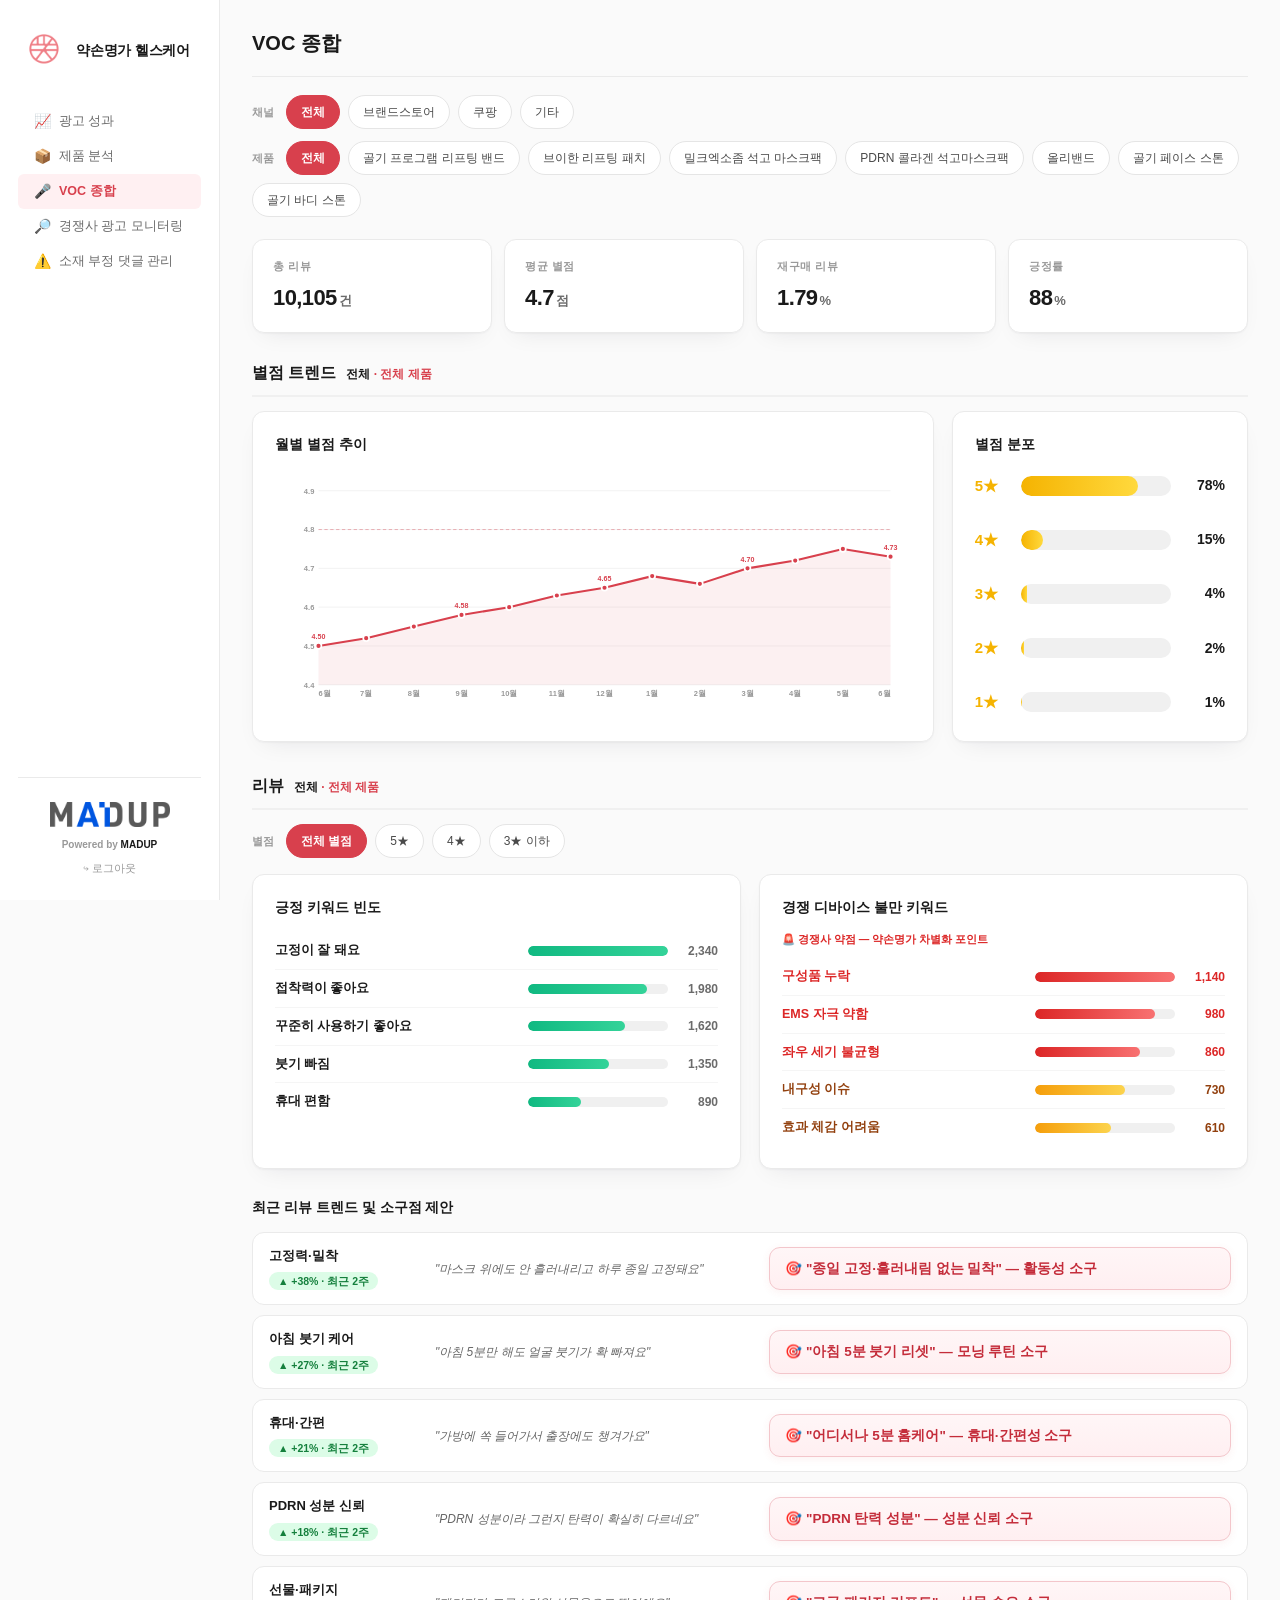
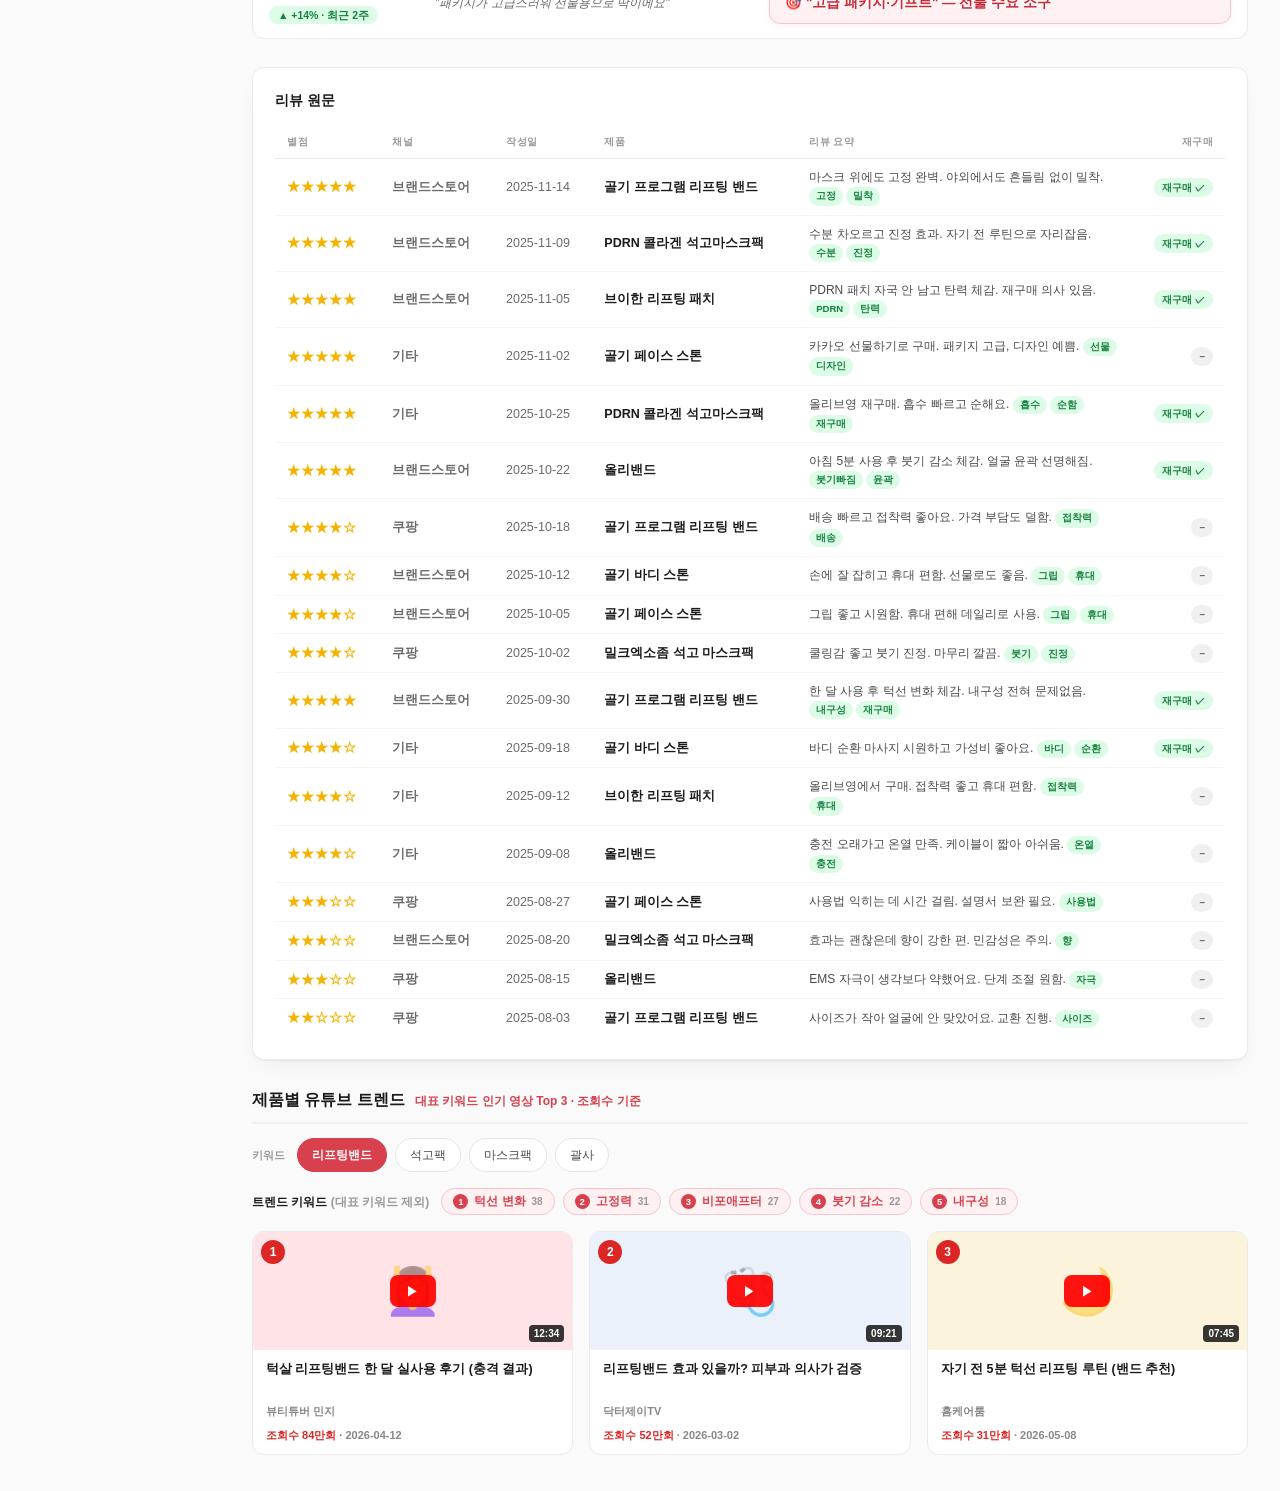
<file: dashboards/yakson-voc/index.html>
<!doctype html>
<html lang="ko">
<head>
<meta charset="utf-8">
<meta name="viewport" content="width=device-width, initial-scale=1">
<title>약손명가헬스케어 · VOC 종합</title>
<link rel="stylesheet" href="../_assets/dashboard.css">
<style>
  /* ===== 선택 바 ===== */
  .sel-label { font-size:11px; color:#999; font-weight:700; margin-right:4px; align-self:center; }

  /* ===== 별점 트렌드 SVG 라인차트 ===== */
  .star-chart-wrap { width:100%; overflow:hidden; }
  .star-svg { width:100%; height:auto; display:block; }
  .star-axis { font-size:9px; fill:#999; font-weight:600; }
  .star-grid { stroke:#F0F0F0; stroke-width:1; }
  .star-area { fill:rgba(216,64,77,0.08); }
  .star-line { fill:none; stroke:#D8404D; stroke-width:2.5; stroke-linejoin:round; stroke-linecap:round; }
  .star-dot { fill:#D8404D; stroke:#fff; stroke-width:2; }

  /* ===== 별점 분포 바 ===== */
  .star-bar-row { display:flex; align-items:center; gap:12px; padding:6px 0; }
  .star-label { font-size:15px; font-weight:700; color:#F5B301; width:34px; flex-shrink:0; }
  .star-track { flex:1; height:20px; background:#F0F0F0; border-radius:10px; overflow:hidden; }
  .star-fill { height:100%; border-radius:10px; background:linear-gradient(90deg,#F5B301,#FFD93D); }
  .star-pct { font-size:14px; font-weight:700; color:#1A1A1A; width:42px; text-align:right; flex-shrink:0; }

  /* ===== 키워드 빈도 바 ===== */
  .kw-bar-row { display:flex; align-items:center; gap:10px; padding:9px 0; border-bottom:1px solid #F5F5F5; }
  .kw-bar-row:last-child { border-bottom:none; }
  .kw-label { font-size:12.5px; color:#1A1A1A; font-weight:600; flex:1; min-width:0; white-space:nowrap; overflow:hidden; text-overflow:ellipsis; }
  .kw-track { width:140px; height:10px; background:#F0F0F0; border-radius:5px; overflow:hidden; flex-shrink:0; }
  .kw-fill-pos { height:100%; border-radius:5px; background:linear-gradient(90deg,#10b981,#34D399); }
  .kw-fill-warn { height:100%; border-radius:5px; background:linear-gradient(90deg,#f59e0b,#FCD34D); }
  .kw-fill-crit { height:100%; border-radius:5px; background:linear-gradient(90deg,#DC2626,#F87171); }
  .kw-freq { font-size:12px; font-weight:700; color:#6B6B6B; width:40px; text-align:right; flex-shrink:0; }
  .comp-head-note { font-size:10.5px; color:#DC2626; font-weight:600; margin-bottom:10px; }

  /* ===== 내구성 인식 누적 막대 ===== */
  .insight-foot { margin-top:14px; padding-top:12px; border-top:1px solid #F5F5F5; font-size:11px; color:#6B6B6B; line-height:1.6; }
  .dur-bar-wrap { margin-top:4px; }
  .dur-bar-label { font-size:11px; color:#6B6B6B; font-weight:600; margin-bottom:6px; }
  .dur-bar-track { display:flex; height:18px; border-radius:9px; overflow:hidden; width:100%; }
  .dur-seg { height:100%; display:flex; align-items:center; justify-content:center;
             font-size:10px; font-weight:700; color:#fff; white-space:nowrap; overflow:hidden; }
  .dur-seg.strong  { background:#10b981; }
  .dur-seg.normal  { background:#F5B301; color:#1A1A1A; }
  .dur-seg.weak    { background:#D1D5DB; color:#6B6B6B; }
  .dur-legend { display:flex; gap:12px; margin-top:7px; flex-wrap:wrap; }
  .dur-legend-item { display:flex; align-items:center; gap:5px; font-size:11px; color:#4A4A4A; }
  .dur-legend-dot  { width:10px; height:10px; border-radius:3px; flex-shrink:0; }

  /* ===== 리뷰 원문 테이블 ===== */
  .review-snippet { color:#4A4A4A; font-size:12px; max-width:300px; }
  .star-badge { color:#F5B301; font-size:13px; font-weight:700; letter-spacing:1px; white-space:nowrap; }
  .kw-pill { display:inline-block; font-size:9.5px; font-weight:700; padding:2px 7px; border-radius:10px; background:#F0F0F0; color:#4A4A4A; margin-right:3px; }
  .kw-pill.pos { background:#DCFCE7; color:#15803D; }
  .repurchase-yes { display:inline-block; font-size:10px; font-weight:700; color:#15803D; background:#DCFCE7; padding:2px 8px; border-radius:10px; }
  .repurchase-no  { display:inline-block; font-size:10px; font-weight:700; color:#6B6B6B; background:#F0F0F0; padding:2px 8px; border-radius:10px; }
  .review-empty { padding:26px 10px; text-align:center; color:#9CA3AF; font-size:12.5px; font-weight:600; }

  /* ===== 경쟁사 표 — 약손명가 강조행 ===== */
  .comp-row-me td {
    background: linear-gradient(90deg,#FFF0F2 0%,#FFFFFF 100%);
    font-weight:800; color:#1A1A1A; border-left:3px solid #D8404D;
  }
  .comp-row-me td:first-child { color:#D8404D; }
  .star-gold { color:#F5B301; font-size:13px; letter-spacing:-1px; }

  /* ===== 영역 구분 ===== */
  .area-head { display:flex; align-items:baseline; gap:10px; margin:6px 0 14px; padding-bottom:10px; border-bottom:2px solid #F0F0F0; }
  .area-title { font-size:16px; font-weight:800; color:#1A1A1A; }
  .area-ctx { font-size:12px; font-weight:700; color:#D8404D; }
  .area-ctx .ac-chan { color:#1A1A1A; }

  /* ===== 제품 트렌드 (YouTube 인기 영상) ===== */
  .yt-grid { display:grid; grid-template-columns:repeat(3,1fr); gap:16px; }
  .yt-card { border:1px solid #EAEAEA; border-radius:12px; overflow:hidden; background:#fff; transition:transform .18s, box-shadow .18s; }
  .yt-card:hover { transform:translateY(-3px); box-shadow:0 8px 22px rgba(0,0,0,.07); }
  .yt-thumb { position:relative; height:118px; }
  .yt-thumb-emoji { position:absolute; inset:0; display:flex; align-items:center; justify-content:center; font-size:46px; opacity:.5; }
  .yt-rank { position:absolute; top:8px; left:8px; width:24px; height:24px; border-radius:50%; background:#DC2626; color:#fff; font-size:12px; font-weight:800; display:flex; align-items:center; justify-content:center; z-index:2; }
  .yt-play { position:absolute; left:50%; top:50%; transform:translate(-50%,-50%); width:46px; height:32px; background:rgba(255,0,0,.92); border-radius:8px; color:#fff; display:flex; align-items:center; justify-content:center; font-size:13px; }
  .yt-dur { position:absolute; bottom:8px; right:8px; background:rgba(0,0,0,.78); color:#fff; font-size:10px; font-weight:700; padding:1px 5px; border-radius:4px; }
  .yt-body { padding:11px 13px; }
  .yt-title { font-size:12.5px; font-weight:700; color:#1A1A1A; line-height:1.4; display:-webkit-box; -webkit-line-clamp:2; -webkit-box-orient:vertical; overflow:hidden; min-height:35px; }
  .yt-meta { font-size:11px; color:#888; margin-top:7px; font-weight:600; }
  .yt-views { color:#DC2626; font-weight:800; }
  .yt-kw-summary { display:flex; align-items:center; gap:8px; flex-wrap:wrap; margin-bottom:16px; }
  .yt-kw-lab { font-size:12px; font-weight:700; color:#1A1A1A; margin-right:4px; }
  .yt-kw-pill { display:inline-flex; align-items:center; gap:6px; font-size:11.5px; font-weight:700; color:#D8404D; background:#FFF0F2; border:1px solid #F3C6CB; border-radius:16px; padding:4px 11px; }
  .yt-kw-rank { font-size:9.5px; font-weight:800; color:#fff; background:#D8404D; border-radius:50%; width:15px; height:15px; display:inline-flex; align-items:center; justify-content:center; }
  .yt-kw-cnt { font-size:10px; color:#999; font-weight:700; }

  /* ===== 최근 리뷰 트렌드 및 소구점 제안 ===== */
  .sogu-list { display:flex; flex-direction:column; gap:10px; }
  .sogu-item { display:flex; align-items:center; gap:16px; padding:13px 16px; border:1px solid #EAEAEA; border-radius:12px; background:#fff; flex-wrap:wrap; transition:border-color .15s, box-shadow .15s; }
  .sogu-item:hover { border-color:#F3C6CB; box-shadow:0 4px 14px rgba(0,0,0,.05); }
  .sogu-head { min-width:150px; }
  .sogu-theme { font-size:13px; font-weight:800; color:#1A1A1A; margin-bottom:5px; }
  .sogu-mo { font-size:10.5px; font-weight:800; color:#15803D; background:#DCFCE7; border-radius:10px; padding:3px 9px; white-space:nowrap; }
  .sogu-quote { flex:1; min-width:190px; font-size:12px; color:#666; font-style:italic; }
  /* 소구점 = 핵심 액션 → 강조 콜아웃 박스 */
  .sogu-point { flex:1.35; min-width:250px; font-size:13.5px; font-weight:800; color:#C42C3A; line-height:1.45;
    background:linear-gradient(180deg,#FFF6F7,#FFEFF1); border:1px solid #F3C6CB; border-radius:11px; padding:11px 15px;
    box-shadow:0 2px 8px rgba(216,64,77,.07); }
</style>
</head>
<body>

<div class="app">
  <aside class="sidebar" id="sidebar"></aside>

  <main class="main">

    <!-- ===== PAGE HEADER ===== -->
    <div class="page-header">
      <div>
        <div class="page-title">VOC 종합 · 리뷰 &amp; 랭킹 분석</div>
        <div class="page-sub">채널·제품별 별점 트렌드 / 리뷰 · 키워드 · 경쟁사 비교</div>
      </div>
      <div class="page-meta">
        <span class="goal">💬 리테일 VOC</span>
        <span class="live">⦿ LIVE</span>
      </div>
    </div>

    <!-- ===== 핵심 인사이트 (전역 CSS로 숨김) ===== -->
    <div class="section-title" style="margin-top:2px;">
      핵심 인사이트 · 마케팅 시사점
      <span class="section-title-sub">VOC에서 도출한 핵심 4가지</span>
    </div>
    <div class="headline-grid">
      <div class="headline-card crit"><div class="headline-icon">🔴</div><div class="headline-text"><b>재구매 트리거 부재</b>(반영구 제품) — 소모성 결합으로 재구매 주기 설계 필요</div></div>
      <div class="headline-card good"><div class="headline-icon">🟢</div><div class="headline-text"><b>내구성 신뢰 59% = 강점</b> — 상세페이지·소재 전면 배치로 전환 강화</div></div>
      <div class="headline-card warn"><div class="headline-icon">🟡</div><div class="headline-text"><b>브랜드스토어 별점 우위</b> — 채널별 VOC 격차를 소재·CS에 반영</div></div>
      <div class="headline-card info"><div class="headline-icon">📊</div><div class="headline-text"><b>경쟁사 대비 별점 우위</b> — VOC를 소재 카피·상세페이지 소스로 활용</div></div>
    </div>

    <!-- ===== 채널 + 제품 선택 ===== -->
    <div class="filter-bar">
      <span class="sel-label">채널</span>
      <span class="filter-chip chan active" onclick="setChannel('all',this)">전체</span>
      <span class="filter-chip chan" onclick="setChannel('store',this)">브랜드스토어</span>
      <span class="filter-chip chan" onclick="setChannel('coupang',this)">쿠팡</span>
      <span class="filter-chip chan" onclick="setChannel('etc',this)">기타</span>
    </div>
    <div class="filter-bar" style="margin-top:-10px;">
      <span class="sel-label">제품</span>
      <span class="filter-chip prod active" onclick="setProduct('all',this)">전체</span>
      <span class="filter-chip prod" onclick="setProduct('band',this)">골기 프로그램 리프팅 밴드</span>
      <span class="filter-chip prod" onclick="setProduct('patch',this)">브이한 리프팅 패치</span>
      <span class="filter-chip prod" onclick="setProduct('gypsum',this)">밀크엑소좀 석고 마스크팩</span>
      <span class="filter-chip prod" onclick="setProduct('mask',this)">PDRN 콜라겐 석고마스크팩</span>
      <span class="filter-chip prod" onclick="setProduct('olli',this)">올리밴드</span>
      <span class="filter-chip prod" onclick="setProduct('stone',this)">골기 페이스 스톤</span>
      <span class="filter-chip prod" onclick="setProduct('ball',this)">골기 바디 스톤</span>
    </div>

    <!-- ===== KPI GRID (채널 × 제품 반응형) ===== -->
    <div class="kpi-grid cols-4" id="kpi-grid"></div>

    <!-- ===================== 별점 트렌드 영역 ===================== -->
    <div class="area-head">
      <span class="area-title">별점 트렌드</span>
      <span class="area-ctx" id="trend-ctx"></span>
    </div>
    <div class="two-col" style="grid-template-columns:2.3fr 1fr;align-items:stretch;margin-bottom:32px;">
      <div class="chart-card" style="position:relative;margin-bottom:0;">
        <div class="section-title">
          월별 별점 추이
          <span class="section-title-sub">최근 12개월 가중평균 · 그래프에 마우스를 올리면 상세</span>
        </div>
        <div class="star-chart-wrap">
          <svg class="star-svg" viewBox="0 0 760 300" preserveAspectRatio="xMidYMid meet" id="star-svg"></svg>
        </div>
        <div class="chart-tip" id="voc-tip"></div>
      </div>
      <div class="chart-card" style="margin-bottom:0;display:flex;flex-direction:column;">
        <div class="section-title">
          별점 분포
          <span class="section-title-sub" id="star-dist-sub"></span>
        </div>
        <div id="star-dist" style="flex:1;display:flex;flex-direction:column;justify-content:space-between;"></div>
      </div>
    </div>

    <!-- ===================== 리뷰 영역 ===================== -->
    <div class="area-head">
      <span class="area-title">리뷰</span>
      <span class="area-ctx" id="review-ctx"></span>
    </div>

    <div class="filter-bar" style="margin-bottom:16px;">
      <span class="sel-label">별점</span>
      <span class="filter-chip star active" onclick="setStar('all',this)">전체 별점</span>
      <span class="filter-chip star" onclick="setStar('5',this)">5★</span>
      <span class="filter-chip star" onclick="setStar('4',this)">4★</span>
      <span class="filter-chip star" onclick="setStar('low',this)">3★ 이하</span>
    </div>

    <div class="two-col even" style="margin-bottom:28px;align-items:stretch;">
      <div class="chart-card">
        <div class="section-title">
          긍정 키워드 빈도
          <span class="section-title-sub" id="pos-kw-sub"></span>
        </div>
        <div id="pos-kw-list"></div>
      </div>
      <div class="chart-card">
        <div class="section-title">
          경쟁 디바이스 불만 키워드
          <span class="section-title-sub">전기 디바이스 경쟁 분석</span>
        </div>
        <p class="comp-head-note">🚨 경쟁사 약점 — 약손명가 차별화 포인트</p>
        <div id="comp-neg-list"></div>
      </div>
    </div>

    <!-- ===== 최근 리뷰 트렌드 및 소구점 제안 (리뷰 원문 위) ===== -->
    <div class="section-title" style="margin-top:4px;">
      최근 리뷰 트렌드 및 소구점 제안
      <span class="section-title-sub">최근 2주 급상승 리뷰 테마 · 광고 카피 소구 앵글 제안</span>
    </div>
    <div class="sogu-list" id="sogu-list" style="margin-bottom:28px;"></div>

    <div class="table-card">
      <div class="section-title">
        리뷰 원문
        <span class="section-title-sub" id="review-sub"></span>
      </div>
      <table>
        <thead>
          <tr>
            <th>별점</th>
            <th>채널</th>
            <th>작성일</th>
            <th>제품</th>
            <th>리뷰 요약</th>
            <th class="right">재구매</th>
          </tr>
        </thead>
        <tbody id="review-table"></tbody>
      </table>
    </div>

    <!-- ===================== 제품별 유튜브 트렌드 (최하단) ===================== -->
    <div class="area-head">
      <span class="area-title">제품별 유튜브 트렌드</span>
      <span class="area-ctx">대표 키워드 인기 영상 Top 3 · 조회수 기준</span>
    </div>
    <div class="filter-bar" style="margin-bottom:16px;">
      <span class="sel-label">키워드</span>
      <span class="filter-chip ytkw active" onclick="setYt('리프팅밴드',this)">리프팅밴드</span>
      <span class="filter-chip ytkw" onclick="setYt('석고팩',this)">석고팩</span>
      <span class="filter-chip ytkw" onclick="setYt('마스크팩',this)">마스크팩</span>
      <span class="filter-chip ytkw" onclick="setYt('괄사',this)">괄사</span>
    </div>
    <div class="yt-kw-summary" id="yt-kw-summary"></div>
    <div class="yt-grid" id="yt-grid" style="margin-bottom:8px;"></div>

  </main>
</div>

<script src="../_assets/sidebar.js"></script>
<script>
// ============================================================
// 채널 × 제품 데이터 모델
// ============================================================
const CHAN = {
  all:     { label: '전체',        share: 1.00, dStar: 0.00, dPos: 0 },
  store:   { label: '브랜드스토어', share: 0.52, dStar: 0.08, dPos: 2 },
  coupang: { label: '쿠팡',        share: 0.33, dStar: -0.06, dPos: -3 },
  etc:     { label: '기타',        share: 0.15, dStar: -0.02, dPos: -1 },
};
// 제품별 base VOC 지표 (reviews 합계 = 10,105 = '전체')
const PROD = {
  all:    { label: '전체 제품',   reviews: 10105, star: 4.70, repur: 1.79, pos: 88, dist: [78,15,4,2,1], dur: [59,40,1],
            kw: [['고정이 잘 돼요',2340],['접착력이 좋아요',1980],['꾸준히 사용하기 좋아요',1620],['붓기 빠짐',1350],['휴대 편함',890]] },
  band:   { label: '골기 프로그램 리프팅 밴드', reviews: 3600, star: 4.8, repur: 1.79, pos: 91, dist: [83,12,3,1,1], dur: [67,31,2],
            kw: [['고정이 잘 돼요',2180],['접착력이 좋아요',1840],['내구성 강함',1290],['턱선 변화 체감',760],['밀착',540]] },
  patch:  { label: '브이한 리프팅 패치',  reviews: 1500, star: 4.6, repur: 4.12, pos: 89, dist: [74,18,5,2,1], dur: [58,38,4],
            kw: [['접착력이 좋아요',1180],['자국 안 남음',940],['PDRN 탄력',760],['소모성 재구매',620],['휴대 편함',410]] },
  gypsum: { label: '밀크엑소좀 석고 마스크팩', reviews: 1050, star: 4.5, repur: 3.50, pos: 86, dist: [70,20,6,3,1], dur: [52,43,5],
            kw: [['붓기 진정',880],['쿨링감',720],['마무리 깔끔',560],['향 호불호',430],['가성비',360]] },
  mask:   { label: 'PDRN 콜라겐 석고마스크팩', reviews: 1300, star: 4.6, repur: 6.00, pos: 90, dist: [76,16,5,2,1], dur: [55,40,5],
            kw: [['수분 차오름',980],['진정 효과',860],['탄력 체감',690],['흡수 빠름',520],['순함',410]] },
  olli:   { label: '올리밴드', reviews: 1900, star: 4.6, repur: 1.32, pos: 85, dist: [73,18,5,2,2], dur: [54,42,4],
            kw: [['5분 사용 간편',980],['온열 만족',840],['붓기 감소',690],['윤곽 선명',520],['충전 오래감',410]] },
  stone:  { label: '골기 페이스 스톤', reviews: 540, star: 4.5, repur: 3.90, pos: 83, dist: [68,21,6,3,2], dur: [50,45,5],
            kw: [['선물하기 좋음',520],['디자인 예쁨',430],['손에 잘 잡힘',360],['마사지 시원',280],['휴대 편함',190]] },
  ball:   { label: '골기 바디 스톤', reviews: 215, star: 4.4, repur: 4.60, pos: 81, dist: [65,22,7,4,2], dur: [46,48,6],
            kw: [['바디 순환',210],['시원함',180],['그립 좋음',150],['휴대 편함',120],['가성비',90]] },
};

// 리뷰 원문 — 제품(p) × 채널(ch) × 별점(star) 태깅
const REVIEWS = [
  { p:'band', ch:'store',   star:5, date:'2025-11-14', product:'골기 프로그램 리프팅 밴드', snippet:'마스크 위에도 고정 완벽. 야외에서도 흔들림 없이 밀착.', kw:['고정','밀착'], re:true },
  { p:'band', ch:'store',   star:5, date:'2025-09-30', product:'골기 프로그램 리프팅 밴드', snippet:'한 달 사용 후 턱선 변화 체감. 내구성 전혀 문제없음.', kw:['내구성','재구매'], re:true },
  { p:'band', ch:'coupang', star:4, date:'2025-10-18', product:'골기 프로그램 리프팅 밴드', snippet:'배송 빠르고 접착력 좋아요. 가격 부담도 덜함.', kw:['접착력','배송'], re:false },
  { p:'band', ch:'coupang', star:2, date:'2025-08-03', product:'골기 프로그램 리프팅 밴드', snippet:'사이즈가 작아 얼굴에 안 맞았어요. 교환 진행.', kw:['사이즈'], re:false },
  { p:'patch', ch:'store',  star:5, date:'2025-11-05', product:'브이한 리프팅 패치', snippet:'PDRN 패치 자국 안 남고 탄력 체감. 재구매 의사 있음.', kw:['PDRN','탄력'], re:true },
  { p:'patch', ch:'etc',    star:4, date:'2025-09-12', product:'브이한 리프팅 패치', snippet:'올리브영에서 구매. 접착력 좋고 휴대 편함.', kw:['접착력','휴대'], re:false },
  { p:'gypsum', ch:'store', star:3, date:'2025-08-20', product:'밀크엑소좀 석고 마스크팩', snippet:'효과는 괜찮은데 향이 강한 편. 민감성은 주의.', kw:['향'], re:false },
  { p:'gypsum', ch:'coupang', star:4, date:'2025-10-02', product:'밀크엑소좀 석고 마스크팩', snippet:'쿨링감 좋고 붓기 진정. 마무리 깔끔.', kw:['붓기','진정'], re:false },
  { p:'mask', ch:'store',   star:5, date:'2025-11-09', product:'PDRN 콜라겐 석고마스크팩', snippet:'수분 차오르고 진정 효과. 자기 전 루틴으로 자리잡음.', kw:['수분','진정'], re:true },
  { p:'mask', ch:'etc',     star:5, date:'2025-10-25', product:'PDRN 콜라겐 석고마스크팩', snippet:'올리브영 재구매. 흡수 빠르고 순해요.', kw:['흡수','순함','재구매'], re:true },
  { p:'olli', ch:'store',   star:5, date:'2025-10-22', product:'올리밴드', snippet:'아침 5분 사용 후 붓기 감소 체감. 얼굴 윤곽 선명해짐.', kw:['붓기빠짐','윤곽'], re:true },
  { p:'olli', ch:'coupang', star:3, date:'2025-08-15', product:'올리밴드', snippet:'EMS 자극이 생각보다 약했어요. 단계 조절 원함.', kw:['자극'], re:false },
  { p:'olli', ch:'etc',     star:4, date:'2025-09-08', product:'올리밴드', snippet:'충전 오래가고 온열 만족. 케이블이 짧아 아쉬움.', kw:['온열','충전'], re:false },
  { p:'stone', ch:'etc',    star:5, date:'2025-11-02', product:'골기 페이스 스톤', snippet:'카카오 선물하기로 구매. 패키지 고급, 디자인 예쁨.', kw:['선물','디자인'], re:false },
  { p:'stone', ch:'store',  star:4, date:'2025-10-05', product:'골기 페이스 스톤', snippet:'그립 좋고 시원함. 휴대 편해 데일리로 사용.', kw:['그립','휴대'], re:false },
  { p:'stone', ch:'coupang', star:3, date:'2025-08-27', product:'골기 페이스 스톤', snippet:'사용법 익히는 데 시간 걸림. 설명서 보완 필요.', kw:['사용법'], re:false },
  { p:'ball', ch:'etc',     star:4, date:'2025-09-18', product:'골기 바디 스톤', snippet:'바디 순환 마사지 시원하고 가성비 좋아요.', kw:['바디','순환'], re:true },
  { p:'ball', ch:'store',   star:4, date:'2025-10-12', product:'골기 바디 스톤', snippet:'손에 잘 잡히고 휴대 편함. 선물로도 좋음.', kw:['그립','휴대'], re:false },
];

// 경쟁 디바이스 불만 키워드 (정적)
const COMP_NEG = [
  { kw:'구성품 누락',      freq:1140, crit:true  },
  { kw:'EMS 자극 약함',   freq: 980, crit:true  },
  { kw:'좌우 세기 불균형', freq: 860, crit:true  },
  { kw:'내구성 이슈',      freq: 730, crit:false },
  { kw:'효과 체감 어려움', freq: 610, crit:false },
];

// ===== 상태 =====
let curChannel = 'all', curProduct = 'all', curStar = 'all';
const STAR_LABELS = { all: '전체 별점', '5': '5★', '4': '4★', low: '3★ 이하' };
const clamp = (v, lo, hi) => Math.max(lo, Math.min(hi, v));
const ctxLabel = () => `<span class="ac-chan">${CHAN[curChannel].label}</span> · ${PROD[curProduct].label}`;

// ===== KPI =====
function renderKPI() {
  const c = CHAN[curChannel], pr = PROD[curProduct];
  const reviews = Math.round(pr.reviews * c.share);
  const star = clamp(pr.star + c.dStar, 1, 5);
  const pos = Math.round(clamp(pr.pos + c.dPos, 0, 100));
  // kpi-actual → 전월 대비 증감(kpi-delta)으로 표기
  const card = (label, value, unit, delta, featured) => `
    <div class="kpi-card${featured ? ' featured' : ''}">
      <div class="kpi-label">${label}</div>
      <div class="kpi-value">${value}<span class="kpi-unit">${unit}</span></div>
      <div class="kpi-delta up">${delta}</div>
    </div>`;
  document.getElementById('kpi-grid').innerHTML =
      card('총 리뷰', reviews.toLocaleString(), '건', '전월 대비 +5.2%', true)
    + card('평균 별점', star.toFixed(1), '점', '전월 대비 +0.1점', false)
    + card('재구매 리뷰', pr.repur.toFixed(2), '%', '전월 대비 +0.2%', false)
    + card('긍정률', pos, '%', '전월 대비 +1.4%', false);
}

// ===== 별점 트렌드 라인차트 (동적 y축) =====
const MONTHS = ['6월','7월','8월','9월','10월','11월','12월','1월','2월','3월','4월','5월','6월'];
const BASE_TREND = [4.50,4.52,4.55,4.58,4.60,4.63,4.65,4.68,4.66,4.70,4.72,4.75,4.73];
const SW = 760, SH = 300, SPAD = { top:26, right:24, bottom:42, left:52 };
const scw = SW - SPAD.left - SPAD.right, sch = SH - SPAD.top - SPAD.bottom;
let TVALS = [], TyMin = 4.4, TyMax = 4.9;
const sx = i => SPAD.left + (i / (MONTHS.length - 1)) * scw;
const sy = v => SPAD.top + sch - ((v - TyMin) / (TyMax - TyMin)) * sch;

function renderTrend() {
  const off = (PROD[curProduct].star - 4.70) + CHAN[curChannel].dStar;
  TVALS = BASE_TREND.map(v => +clamp(v + off, 4.0, 4.98).toFixed(2));
  const mn = Math.min.apply(null, TVALS), mx = Math.max.apply(null, TVALS);
  TyMin = Math.floor((mn - 0.08) * 10) / 10; TyMax = Math.ceil((mx + 0.08) * 10) / 10;
  if (TyMax - TyMin < 0.4) TyMax = TyMin + 0.4;

  let svg = '';
  for (let k = 0; k <= 5; k++) {
    const t = +(TyMin + (TyMax - TyMin) * k / 5).toFixed(2), y = sy(t);
    svg += `<line class="star-grid" x1="${SPAD.left}" y1="${y}" x2="${SW - SPAD.right}" y2="${y}"/>`;
    svg += `<text class="star-axis" x="${SPAD.left - 5}" y="${y + 3.5}" text-anchor="end">${t.toFixed(1)}</text>`;
  }
  if (4.8 >= TyMin && 4.8 <= TyMax) {
    const yt = sy(4.8);
    svg += `<line x1="${SPAD.left}" y1="${yt}" x2="${SW - SPAD.right}" y2="${yt}" stroke="#D8404D" stroke-width="1" stroke-dasharray="4 3" opacity="0.45"/>`;
  }
  let area = `M ${sx(0)} ${sy(TyMin)}`;
  TVALS.forEach((v, i) => { area += ` L ${sx(i)} ${sy(v)}`; });
  area += ` L ${sx(TVALS.length - 1)} ${sy(TyMin)} Z`;
  svg += `<path d="${area}" class="star-area"/>`;
  svg += `<path d="${TVALS.map((v, i) => `${i === 0 ? 'M' : 'L'} ${sx(i)} ${sy(v)}`).join(' ')}" class="star-line"/>`;
  TVALS.forEach((v, i) => {
    svg += `<circle class="star-dot" cx="${sx(i)}" cy="${sy(v)}" r="3.5"/>`;
    const anchor = i === 0 ? 'start' : i === MONTHS.length - 1 ? 'end' : 'middle';
    svg += `<text class="star-axis" x="${sx(i)}" y="${SH - SPAD.bottom + 14}" text-anchor="${anchor}">${MONTHS[i]}</text>`;
    if (i % 3 === 0 || i === TVALS.length - 1) {
      svg += `<text x="${sx(i)}" y="${sy(v) - 8}" text-anchor="middle" font-size="8.5" fill="#D8404D" font-weight="700">${v.toFixed(2)}</text>`;
    }
  });
  svg += `<line id="voc-guide" x1="0" y1="${SPAD.top}" x2="0" y2="${SH - SPAD.bottom}" stroke="#D8404D" stroke-width="1" stroke-dasharray="3 3" opacity="0"/>`;
  svg += `<circle id="voc-dot" r="5" fill="#D8404D" stroke="#fff" stroke-width="2" opacity="0"/>`;
  document.getElementById('star-svg').innerHTML = svg;
}

// 트렌드 hover (1회 바인딩, TVALS/스케일 참조)
(function () {
  const svgEl = document.getElementById('star-svg');
  const tip = document.getElementById('voc-tip');
  const card = svgEl.closest('.chart-card');
  svgEl.addEventListener('mousemove', e => {
    if (!TVALS.length) return;
    const rect = svgEl.getBoundingClientRect();
    const vx = (e.clientX - rect.left) / rect.width * SW;
    let i = Math.round((vx - SPAD.left) / scw * (TVALS.length - 1));
    i = Math.max(0, Math.min(TVALS.length - 1, i));
    const gx = sx(i), gy = sy(TVALS[i]);
    const guide = svgEl.querySelector('#voc-guide'), dot = svgEl.querySelector('#voc-dot');
    guide.setAttribute('x1', gx); guide.setAttribute('x2', gx); guide.setAttribute('opacity', '1');
    dot.setAttribute('cx', gx); dot.setAttribute('cy', gy); dot.setAttribute('opacity', '1');
    tip.innerHTML = `<b>${MONTHS[i]}</b> · <span class="tr">별점 ${TVALS[i].toFixed(2)}</span>`;
    tip.classList.add('on');
    const cr = card.getBoundingClientRect();
    const px = (rect.left - cr.left) + (gx / SW) * rect.width;
    const py = (rect.top - cr.top) + (gy / SH) * rect.height;
    tip.style.left = Math.max(6, Math.min(cr.width - tip.offsetWidth - 6, px - tip.offsetWidth / 2)) + 'px';
    tip.style.top = (py - tip.offsetHeight - 14) + 'px';
  });
  svgEl.addEventListener('mouseleave', () => {
    tip.classList.remove('on');
    const guide = svgEl.querySelector('#voc-guide'), dot = svgEl.querySelector('#voc-dot');
    if (guide) guide.setAttribute('opacity', '0');
    if (dot) dot.setAttribute('opacity', '0');
  });
})();

// ===== 별점 분포 =====
function renderStarDist() {
  const dist = PROD[curProduct].dist;
  const labels = ['5★', '4★', '3★', '2★', '1★'];
  document.getElementById('star-dist').innerHTML = dist.map((pct, i) => `
    <div class="star-bar-row">
      <span class="star-label">${labels[i]}</span>
      <div class="star-track"><div class="star-fill" style="width:${pct}%;"></div></div>
      <span class="star-pct">${pct}%</span>
    </div>`).join('');
  document.getElementById('star-dist-sub').innerHTML = ctxLabel();
}

// ===== 긍정 키워드 빈도 (별점 필터 연동) =====
const STAR_KW_MULT = { all: 1, '5': 1.15, '4': 0.92, low: 0.45 };
function renderPosKw() {
  const kw = PROD[curProduct].kw, baseMax = kw[0][1], mult = STAR_KW_MULT[curStar] || 1;
  document.getElementById('pos-kw-list').innerHTML = kw.map(k => {
    const f = Math.round(k[1] * mult);
    return `<div class="kw-bar-row">
      <span class="kw-label">${k[0]}</span>
      <div class="kw-track"><div class="kw-fill-pos" style="width:${Math.min(100, Math.round(f / baseMax * 100))}%;"></div></div>
      <span class="kw-freq">${f.toLocaleString()}</span>
    </div>`;
  }).join('');
  document.getElementById('pos-kw-sub').innerHTML = ctxLabel() + ' · 상위 5개';
}

// ===== 내구성 인식 분포 (별점 필터 연동) =====
function durByStar(d) {
  const s = curStar === '5' ? 14 : curStar === '4' ? 4 : curStar === 'low' ? -30 : 0;
  if (!s) return d;
  const strong = Math.max(5, Math.min(95, d[0] + s));
  const delta = strong - d[0];
  const weak = Math.max(1, d[2] - delta);
  return [strong, 100 - strong - weak, weak];
}
function renderDurability() {
  const d = durByStar(PROD[curProduct].dur);
  document.getElementById('dur-bar-track').innerHTML =
      `<div class="dur-seg strong" style="width:${d[0]}%;">강해요 ${d[0]}%</div>`
    + `<div class="dur-seg normal" style="width:${d[1]}%;">보통 ${d[1]}%</div>`
    + `<div class="dur-seg weak"   style="width:${d[2]}%;"></div>`;
  document.getElementById('dur-legend').innerHTML =
      `<div class="dur-legend-item"><div class="dur-legend-dot" style="background:#10b981;"></div>강해요 ${d[0]}%</div>`
    + `<div class="dur-legend-item"><div class="dur-legend-dot" style="background:#F5B301;"></div>보통 ${d[1]}%</div>`
    + `<div class="dur-legend-item"><div class="dur-legend-dot" style="background:#D1D5DB;"></div>약함 ${d[2]}%</div>`;
}

// ===== 리뷰 원문 (채널 × 제품 × 별점) =====
const CHAN_TAG = { store:'브랜드스토어', coupang:'쿠팡', etc:'기타' };
function starStrFull(n) { return '★'.repeat(n) + '☆'.repeat(5 - n); }
function kwPills(arr) { return arr.map(k => `<span class="kw-pill pos">${k}</span>`).join(''); }
function matchStar(star) {
  if (curStar === 'all') return true;
  if (curStar === '5') return star === 5;
  if (curStar === '4') return star === 4;
  return star <= 3;
}
function renderReviews() {
  const rows = REVIEWS
    .filter(r => (curChannel === 'all' || r.ch === curChannel)
              && (curProduct === 'all' || r.p === curProduct)
              && matchStar(r.star))
    .sort((a, b) => b.date.localeCompare(a.date));
  const tbody = document.getElementById('review-table');
  if (!rows.length) {
    tbody.innerHTML = `<tr><td colspan="6"><div class="review-empty">선택한 조건의 리뷰가 없습니다 — 채널·제품·별점을 바꿔 보세요.</div></td></tr>`;
  } else {
    tbody.innerHTML = rows.map(r => `
      <tr>
        <td><span class="star-badge">${starStrFull(r.star)}</span></td>
        <td style="color:#6B6B6B;white-space:nowrap;font-weight:600;">${CHAN_TAG[r.ch]}</td>
        <td style="color:#6B6B6B;white-space:nowrap;">${r.date}</td>
        <td style="font-weight:700;color:#1A1A1A;white-space:nowrap;">${r.product}</td>
        <td class="review-snippet">${r.snippet} ${kwPills(r.kw)}</td>
        <td class="right">${r.re ? '<span class="repurchase-yes">재구매 ✓</span>' : '<span class="repurchase-no">–</span>'}</td>
      </tr>`).join('');
  }
  document.getElementById('review-sub').innerHTML = `${CHAN[curChannel].label} · ${PROD[curProduct].label} · ${STAR_LABELS[curStar]} · ${rows.length}건`;
  document.getElementById('review-ctx').innerHTML = ctxLabel();
}

// ===== 경쟁 디바이스 불만 키워드 (정적) =====
function renderCompNeg() {
  const negMax = COMP_NEG[0].freq;
  document.getElementById('comp-neg-list').innerHTML = COMP_NEG.map(k => `
    <div class="kw-bar-row">
      <span class="kw-label" style="color:${k.crit ? '#DC2626' : '#92400E'};font-weight:700;">${k.kw}</span>
      <div class="kw-track"><div class="${k.crit ? 'kw-fill-crit' : 'kw-fill-warn'}" style="width:${Math.round(k.freq / negMax * 100)}%;"></div></div>
      <span class="kw-freq" style="color:${k.crit ? '#DC2626' : '#92400E'};">${k.freq.toLocaleString()}</span>
    </div>`).join('');
}

// ===== 오케스트레이터 =====
function renderAll() {
  renderKPI();
  renderTrend();
  renderStarDist();
  renderPosKw();
  renderReviews();
  document.getElementById('trend-ctx').innerHTML = ctxLabel();
}
function setChannel(c, el) {
  curChannel = c;
  document.querySelectorAll('.filter-chip.chan').forEach(x => x.classList.remove('active'));
  el.classList.add('active');
  renderAll();
}
function setProduct(p, el) {
  curProduct = p;
  document.querySelectorAll('.filter-chip.prod').forEach(x => x.classList.remove('active'));
  el.classList.add('active');
  renderAll();
}
function setStar(s, el) {
  curStar = s;
  document.querySelectorAll('.filter-chip.star').forEach(x => x.classList.remove('active'));
  el.classList.add('active');
  renderPosKw();
  renderReviews();
}

// ===== 제품별 유튜브 트렌드 (인기 영상 Top 3) =====
const YT = {
  '리프팅밴드': [
    { title:'턱살 리프팅밴드 한 달 실사용 후기 (충격 결과)', ch:'뷰티튜버 민지', views:84, date:'2026-04-12', dur:'12:34', emoji:'💆‍♀️', color:'#FFE3E6' },
    { title:'리프팅밴드 효과 있을까? 피부과 의사가 검증', ch:'닥터제이TV', views:52, date:'2026-03-02', dur:'09:21', emoji:'🩺', color:'#EAF1FB' },
    { title:'자기 전 5분 턱선 리프팅 루틴 (밴드 추천)', ch:'홈케어룸', views:31, date:'2026-05-08', dur:'07:45', emoji:'🌙', color:'#FBF3DC' },
  ],
  '석고팩': [
    { title:'석고팩으로 붓기 빼는 법 (ASMR)', ch:'셀프홈케어', views:47, date:'2026-04-20', dur:'15:02', emoji:'🧖‍♀️', color:'#F0FDF4' },
    { title:'모델리스트가 알려주는 석고팩 꿀팁', ch:'뷰티랩', views:29, date:'2026-03-18', dur:'10:11', emoji:'💎', color:'#EAF1FB' },
    { title:'석고팩 vs 모델링팩 솔직 비교', ch:'코덕TV', views:18, date:'2026-05-01', dur:'08:33', emoji:'⚖️', color:'#FFF7E6' },
  ],
  '마스크팩': [
    { title:'PDRN 콜라겐 석고마스크팩 일주일 챌린지', ch:'피부일기', views:63, date:'2026-04-05', dur:'11:48', emoji:'✨', color:'#FCEDF2' },
    { title:'수분 폭탄 마스크팩 추천 TOP5', ch:'뷰티위클리', views:41, date:'2026-03-25', dur:'13:20', emoji:'💧', color:'#EAF1FB' },
    { title:'마스크팩 매일 하면 생기는 일', ch:'닥터스킨', views:27, date:'2026-05-12', dur:'09:55', emoji:'🧴', color:'#F0FDF4' },
  ],
  '괄사': [
    { title:'괄사 마사지로 얼굴 작아지는 법', ch:'홈케어룸', views:58, date:'2026-04-15', dur:'14:07', emoji:'🪨', color:'#FBF3DC' },
    { title:'괄사 제대로 하는 법 (림프 순환)', ch:'요가소영', views:33, date:'2026-03-09', dur:'12:50', emoji:'💆', color:'#FCEDF2' },
    { title:'페이스 괄사 한 달 변화 후기', ch:'데일리뷰티', views:21, date:'2026-05-06', dur:'08:14', emoji:'😌', color:'#EAF1FB' },
  ],
  '올리밴드': [
    { title:'EMS 리프팅밴드 진짜 효과? 올리밴드 리뷰', ch:'가전뷰티', views:39, date:'2026-04-22', dur:'10:42', emoji:'🎗️', color:'#EAF1FB' },
    { title:'올리밴드 한 달 사용 솔직후기', ch:'미코의일상', views:24, date:'2026-03-30', dur:'11:09', emoji:'⚡', color:'#FFF7E6' },
    { title:'전기 리프팅 디바이스 비교 (올리밴드 포함)', ch:'디바이스랩', views:16, date:'2026-05-10', dur:'15:31', emoji:'🔌', color:'#F0FDF4' },
  ],
};
// 영상 속 자주 언급 키워드 Top 5 (대표 키워드 제외) — [키워드, 언급수]
const YT_KW = {
  '리프팅밴드': [['턱선 변화',38],['고정력',31],['비포애프터',27],['붓기 감소',22],['내구성',18]],
  '석고팩':     [['붓기',34],['쿨링감',28],['홈케어 루틴',24],['진정',19],['모델링',15]],
  '마스크팩':   [['수분',41],['진정',33],['데일리',26],['흡수력',21],['성분',17]],
  '괄사':       [['림프 순환',36],['소안 효과',30],['마사지법',25],['턱라인',20],['지속력',16]],
  '올리밴드':   [['EMS',35],['온열',29],['충전',23],['윤곽',19],['디바이스 비교',14]],
};
let curYt = '리프팅밴드';
function renderYt() {
  const kws = YT_KW[curYt] || [];
  document.getElementById('yt-kw-summary').innerHTML =
    '<span class="yt-kw-lab">트렌드 키워드 <span style="color:#999;font-weight:600;">(대표 키워드 제외)</span></span>'
    + kws.map((k, i) => `<span class="yt-kw-pill"><span class="yt-kw-rank">${i + 1}</span>${k[0]}<span class="yt-kw-cnt">${k[1]}</span></span>`).join('');
  document.getElementById('yt-grid').innerHTML = YT[curYt].map((v, i) => `
    <div class="yt-card">
      <div class="yt-thumb" style="background:${v.color};">
        <span class="yt-thumb-emoji">${v.emoji}</span>
        <span class="yt-rank">${i + 1}</span>
        <span class="yt-play">▶</span>
        <span class="yt-dur">${v.dur}</span>
      </div>
      <div class="yt-body">
        <div class="yt-title">${v.title}</div>
        <div class="yt-meta">${v.ch}</div>
        <div class="yt-meta"><span class="yt-views">조회수 ${v.views}만회</span> · ${v.date}</div>
      </div>
    </div>`).join('');
}
function setYt(k, el) {
  curYt = k;
  document.querySelectorAll('.filter-chip.ytkw').forEach(x => x.classList.remove('active'));
  el.classList.add('active');
  renderYt();
}

// ===== 최근 리뷰 트렌드 및 소구점 제안 =====
const SOGU = [
  { theme:'고정력·밀착',    mo:'+38%', quote:'마스크 위에도 안 흘러내리고 하루 종일 고정돼요', point:'"종일 고정·흘러내림 없는 밀착" — 활동성 소구' },
  { theme:'아침 붓기 케어', mo:'+27%', quote:'아침 5분만 해도 얼굴 붓기가 확 빠져요',       point:'"아침 5분 붓기 리셋" — 모닝 루틴 소구' },
  { theme:'휴대·간편',      mo:'+21%', quote:'가방에 쏙 들어가서 출장에도 챙겨가요',         point:'"어디서나 5분 홈케어" — 휴대·간편성 소구' },
  { theme:'PDRN 성분 신뢰', mo:'+18%', quote:'PDRN 성분이라 그런지 탄력이 확실히 다르네요', point:'"PDRN 탄력 성분" — 성분 신뢰 소구' },
  { theme:'선물·패키지',    mo:'+14%', quote:'패키지가 고급스러워 선물용으로 딱이에요',     point:'"고급 패키지·기프트" — 선물 수요 소구' },
];
document.getElementById('sogu-list').innerHTML = SOGU.map(s => `
  <div class="sogu-item">
    <div class="sogu-head"><div class="sogu-theme">${s.theme}</div><span class="sogu-mo">▲ ${s.mo} · 최근 2주</span></div>
    <div class="sogu-quote">"${s.quote}"</div>
    <div class="sogu-point">🎯 ${s.point}</div>
  </div>`).join('');

// ===== 초기 렌더 =====
renderAll();
renderCompNeg();
renderYt();
</script>

</body>
</html>
</file>
<file: dashboards/_assets/dashboard.css>
/* ============================================================
   약손명가헬스케어 Performance Dashboard — 공유 디자인 시스템
   ============================================================ */
* { box-sizing: border-box; margin: 0; padding: 0; }
html, body { height: 100%; }
body {
  font-family: -apple-system, "Apple SD Gothic Neo", "Pretendard", "Noto Sans KR", sans-serif;
  background: #FAFAFA; color: #1A1A1A; font-size: 14px; line-height: 1.5;
}

/* ===== Layout ===== */
.app { display: grid; grid-template-columns: 220px 1fr; min-height: 100vh; }

/* ===== Sidebar ===== */
.sidebar {
  background: #FFFFFF; border-right: 1px solid #EAEAEA; padding: 24px 18px;
  display: flex; flex-direction: column; position: sticky; top: 0;
  height: 100vh; overflow-y: auto;
}
/* .sidebar 로 스코핑 — 필터 칩 등 main 영역의 .brand 클래스와 충돌 방지 */
.sidebar .brand { display: flex; align-items: center; gap: 10px; padding: 6px 8px; margin-bottom: 28px; }
.brand-logo {
  width: 40px; height: 40px; background: #FFFFFF; border-radius: 50%;
  display: flex; align-items: center; justify-content: center; overflow: hidden;
}
.brand-logo img { width: 100%; height: 100%; object-fit: contain; }
.brand-name { font-size: 14px; font-weight: 800; color: #1A1A1A; letter-spacing: -0.2px; }
.brand-sub { font-size: 10px; color: #999; margin-top: 2px; letter-spacing: 0.3px; }

.nav-section { margin-bottom: 24px; }
.nav-label {
  font-size: 12px; font-weight: 800; color: #4A4A4A; letter-spacing: 0.2px;
  padding: 2px 8px 7px;
}
.nav-item {
  display: flex; align-items: center; gap: 9px; padding: 7px 10px 7px 16px; border-radius: 6px;
  font-size: 12.5px; color: #6B6B6B; cursor: pointer; transition: all 0.15s;
  font-weight: 500; text-decoration: none;
}
.nav-item:hover { background: #F5F5F5; }
.nav-item.active { background: #FFF0F2; color: #D8404D; font-weight: 700; }
.nav-item-icon { font-size: 14px; width: 16px; text-align: center; }

.sidebar-footer { margin-top: auto; padding-top: 24px; border-top: 1px solid #EAEAEA; text-align: center; }
.footer-logo {
  width: auto; max-width: 120px; margin: 0 auto 10px;
  display: flex; align-items: center; justify-content: center;
}
.footer-logo img { width: 120px; height: auto; display: block; object-fit: contain; }
.footer-text { font-size: 10px; color: #999; font-weight: 600; }
.footer-text strong { color: #1A1A1A; }
.footer-logout { margin-top: 8px; font-size: 11px; color: #999; cursor: pointer; }

/* ===== Main ===== */
.main { padding: 28px 32px; overflow-y: auto; }
.page-header {
  display: flex; align-items: flex-start; justify-content: space-between;
  margin-bottom: 18px; padding-bottom: 18px; border-bottom: 1px solid #EAEAEA;
}
.page-title { font-size: 20px; font-weight: 800; color: #1A1A1A; }
.page-sub { display: none; }
.page-meta { display: none; }
.page-meta span { padding: 6px 12px; background: #F5F5F5; border-radius: 16px; }
.page-meta .live { background: #FFF0F2; color: #D8404D; font-weight: 700; }
.page-meta .goal { background: #EAF7EF; color: #15803D; font-weight: 700; }

/* ===== Dummy notice ===== */
.notice-bar {
  display:flex; align-items:center; gap:8px; background:#FFF8E6; border:1px solid #F5E0A8;
  color:#92400E; border-radius:8px; padding:8px 14px; font-size:11.5px; font-weight:600; margin-bottom:18px;
}
.notice-bar b { color:#1A1A1A; }

/* ===== Filter ===== */
.filter-bar { display: flex; gap: 8px; margin-bottom: 22px; flex-wrap: wrap; align-items:center; }
.filter-chip {
  padding: 7px 14px; background: #FFFFFF; border: 1px solid #E5E5E5; border-radius: 20px;
  font-size: 12px; color: #4A4A4A; cursor: pointer; font-weight: 500; transition: all 0.15s;
}
.filter-chip:hover { border-color: #D8404D; color: #D8404D; }
.filter-chip.active { background: #D8404D; border-color: #D8404D; color: #FFFFFF; font-weight: 700; }
.filter-div { width:1px; height:20px; background:#E5E5E5; margin:0 4px; }
.filter-chip.brand.active { background:#1A1A1A; border-color:#1A1A1A; }

/* ===== KPI Cards ===== */
.kpi-grid { display: grid; grid-template-columns: repeat(5, 1fr); gap: 12px; margin-bottom: 28px; }
.kpi-grid.cols-4 { grid-template-columns: repeat(4, 1fr); }
.kpi-grid.cols-3 { grid-template-columns: repeat(3, 1fr); }
.kpi-card { background: #FFFFFF; border: 1px solid #EAEAEA; border-radius: 12px; padding: 18px 20px; position: relative; }
.kpi-card.featured { background: #FFFFFF; border-color: #EAEAEA; }
.kpi-label { font-size: 11px; color: #999; font-weight: 600; letter-spacing: 0.5px; margin-bottom: 6px; }
.kpi-value { font-size: 22px; font-weight: 800; color: #1A1A1A; letter-spacing: -0.6px; }
.kpi-card.featured .kpi-value { color: #1A1A1A; }
.kpi-unit { font-size: 13px; color: #6B6B6B; font-weight: 600; margin-left: 2px; }
.kpi-gauge { height:5px; background:#F0F0F0; border-radius:3px; overflow:hidden; margin-top:10px; }
.kpi-gauge-fill { height:100%; background:linear-gradient(90deg,#F5D4D8,#D8404D); border-radius:3px; }
.kpi-actual { font-size: 11px; color: #6B6B6B; font-weight: 600; margin-top: 7px; }
.kpi-delta { font-size: 11px; font-weight: 700; margin-top: 9px; display:inline-block; }
.kpi-delta.down { color:#DC2626; } .kpi-delta.up { color:#15803D; }
.dummy-tag {
  font-size:9px; font-weight:700; color:#B45309; background:#FEF3C7;
  padding:1px 5px; border-radius:4px; margin-left:4px; letter-spacing:0.2px;
}

/* ===== Section Title ===== */
.section-title {
  font-size: 14px; font-weight: 800; color: #1A1A1A; margin-bottom: 14px;
  display: flex; align-items: center; justify-content: space-between;
}
.section-title-sub { display: none; }

/* ===== Generic cards / grids ===== */
.card { background:#FFFFFF; border:1px solid #EAEAEA; border-radius:12px; padding:22px; }
.two-col { display: grid; grid-template-columns: 1.5fr 1fr; gap: 18px; margin-bottom: 28px; }
.two-col.even { grid-template-columns: 1fr 1fr; }
.chart-card { background: #FFFFFF; border: 1px solid #EAEAEA; border-radius: 12px; padding: 22px; }

/* ===== Media mix group cards ===== */
.mix-grid { display:grid; grid-template-columns: 1.7fr 1fr 1fr; gap:12px; margin-bottom:14px; }
.mix-card { background:#FFF; border:1px solid #EAEAEA; border-radius:12px; padding:18px 20px; }
.mix-card.primary { background:linear-gradient(135deg,#EAF7EF 0%,#FFFFFF 100%); border-color:#BBE6CC; }
.mix-head { display:flex; align-items:baseline; justify-content:space-between; margin-bottom:4px; }
.mix-name { font-size:13.5px; font-weight:800; color:#1A1A1A; display:flex; align-items:center; gap:7px; }
.mix-dot { width:10px; height:10px; border-radius:3px; }
.mix-pct { font-size:22px; font-weight:800; color:#1A1A1A; letter-spacing:-0.5px; }
.mix-bar { height:6px; background:#F0F0F0; border-radius:3px; overflow:hidden; margin:10px 0 10px; }
.mix-bar-fill { height:100%; border-radius:3px; }
.mix-meta { display:flex; gap:16px; font-size:11px; color:#6B6B6B; }
.mix-meta .mv { color:#1A1A1A; font-weight:800; font-size:13px; }
.mix-meta .ml { display:block; color:#999; font-size:10px; font-weight:600; margin-bottom:1px; }

/* ===== Tables ===== */
.table-card { background: #FFFFFF; border: 1px solid #EAEAEA; border-radius: 12px; padding: 22px; margin-bottom:28px; }
/* 공통 카드 입체감 — rest 상태 소프트 레이어드 섀도 */
.kpi-card, .chart-card, .table-card { box-shadow: 0 1px 2px rgba(22,22,40,.04), 0 10px 24px -12px rgba(22,22,40,.10); }
table { width: 100%; border-collapse: collapse; font-size: 12.5px; }
thead th {
  text-align: left; padding: 9px 12px; color: #999; font-weight: 700; letter-spacing: 0.5px;
  text-transform: uppercase; font-size: 10px; border-bottom: 1px solid #EAEAEA;
}
thead th.right { text-align: right; }
tbody td { padding: 9px 12px; border-bottom: 1px solid #F5F5F5; }
tbody tr:last-child td { border-bottom: none; }
tbody tr:hover { background: #FAFAFA; }
.right { text-align: right; }
.grp-row td { background:#F7FBF8; font-weight:800; color:#1A1A1A; border-bottom:1px solid #EAEAEA; }
.grp-row.coupang td { background:#FEF6F6; }
.grp-row.etc td { background:#F7F7F7; }
.tag-sa { font-size:9px; font-weight:700; color:#15803D; background:#DCFCE7; padding:1px 6px; border-radius:4px; }
.tag-da { font-size:9px; font-weight:700; color:#1D4ED8; background:#DBEAFE; padding:1px 6px; border-radius:4px; }
.roas-target { font-weight:800; color:#1A1A1A; }
.pct-mini { height:4px; width:60px; background:#F0F0F0; border-radius:2px; overflow:hidden; margin-top:3px; display:inline-block; vertical-align:middle; }
.pct-mini-fill { height:100%; background:#D8404D; border-radius:2px; }

/* ===== Campaign / status pills ===== */
.roas-pill { display: inline-block; padding: 3px 10px; border-radius: 10px; font-weight: 800; font-size: 11px; }
.roas-pill.high { background: #DCFCE7; color: #15803D; }
.roas-pill.mid { background: #FEF3C7; color: #92400E; }
.roas-pill.low { background: #FEE2E2; color: #DC2626; }
.status-dot { display: inline-block; width: 7px; height: 7px; border-radius: 50%; margin-right: 6px; }
.status-active { background: #22C55E; }
.status-paused { background: #F59E0B; }
.status-ended { background: #6B6B6B; }

/* ===== Pacing chart ===== */
.pacing-chart { display:flex; align-items:flex-end; gap:5px; height:160px; padding-top:10px; }
.pacing-col { flex:1; display:flex; flex-direction:column; align-items:center; height:100%; justify-content:flex-end; }
.pacing-bar { width:100%; background:#E6E6E6; border-radius:4px 4px 0 0; transition:all .2s; min-height:4px; }
.pacing-bar.spike { background:linear-gradient(180deg,#D8404D,#F0808C); }
.pacing-bar:hover { opacity:.82; }
.pacing-mon { font-size:9.5px; color:#999; font-weight:600; margin-top:5px; }
.pacing-mon.spike { color:#D8404D; font-weight:800; }
.pacing-promo { font-size:7.5px; color:#D8404D; font-weight:700; margin-top:2px; text-align:center; line-height:1.15; height:22px; }
.pacing-foot { display:flex; gap:18px; padding-top:14px; margin-top:6px; border-top:1px solid #F5F5F5; font-size:11px; color:#6B6B6B; }
.pacing-foot b { color:#1A1A1A; }

/* ===== Brand donut ===== */
.brand-donut { display: flex; align-items: center; gap: 18px; }
.donut-wrap { width: 130px; height: 130px; position: relative; flex-shrink: 0; }
.donut-center { position: absolute; inset: 0; display: flex; flex-direction: column; align-items: center; justify-content: center; }
.donut-center-value { font-size: 17px; font-weight: 800; color: #1A1A1A; }
.donut-center-label { font-size: 9px; color: #999; font-weight: 600; }
.donut-legend { flex: 1; }
.legend-item { display: flex; align-items: center; gap: 8px; font-size: 12px; padding: 7px 0; border-bottom: 1px solid #F5F5F5; }
.legend-item:last-child { border-bottom: none; }
.legend-dot { width: 10px; height: 10px; border-radius: 50%; flex-shrink: 0; }
.legend-label { flex: 1; color: #4A4A4A; font-weight: 600; }
.legend-value { color: #1A1A1A; font-weight: 800; }

/* ===== Heatmap / scorecard ===== */
.heat { display:inline-block; min-width:30px; text-align:center; padding:3px 10px; border-radius:6px; font-weight:800; font-size:11px; }
.heat.h { background:#FEE2E2; color:#DC2626; }
.heat.m { background:#FEF3C7; color:#92400E; }
.heat.l { background:#F0F0F0; color:#6B6B6B; }
.op-badge { font-size:11px; font-weight:800; padding:4px 12px; border-radius:8px; }
.op-push { background:#D8404D; color:#FFFFFF; }
.op-min { background:#F0F0F0; color:#6B6B6B; }
.promo-note { font-size:11px; color:#999; }

/* ===== Lever callouts ===== */
.lever-grid { display:grid; grid-template-columns:repeat(4,1fr); gap:12px; }
.lever-card { background:#FFFFFF; border:1px solid #EAEAEA; border-left:3px solid #10b981; border-radius:10px; padding:16px 18px; }
.lever-value { font-size:23px; font-weight:800; color:#10b981; letter-spacing:-0.5px; }
.lever-label { font-size:12px; font-weight:700; color:#1A1A1A; margin-top:4px; }
.lever-note { font-size:10.5px; color:#999; font-weight:500; margin-top:3px; }

/* ===== Channel cards (perf legacy support) ===== */
.channel-grid { display: grid; grid-template-columns: repeat(auto-fill, minmax(280px, 1fr)); gap: 14px; margin-bottom: 28px; }
.channel-card { background: #FFFFFF; border: 1px solid #EAEAEA; border-radius: 12px; padding: 20px; transition: all 0.2s; }
.channel-card:hover { border-color: #D8404D; transform: translateY(-2px); box-shadow: 0 4px 16px rgba(0,0,0,0.06); }

/* ===== Executive headline insights (광고주 핵심 요약) ===== */
/* 핵심 인사이트 밴드 제거 (요청) — 그리드 + 바로 위 섹션타이틀 숨김 */
.headline-grid { display:none; }
.section-title:has(+ .headline-grid) { display:none; }
.headline-card { background:#FFFFFF; border:1px solid #EAEAEA; border-radius:10px; padding:14px 16px; border-left:3px solid #9CA3AF; }
.headline-card.good { border-left-color:#10b981; }
.headline-card.warn { border-left-color:#f59e0b; }
.headline-card.crit { border-left-color:#DC2626; }
.headline-card.info { border-left-color:#4A90D9; }
.headline-card { position:relative; }
.headline-card::after { position:absolute; top:13px; right:13px; font-size:9.5px; font-weight:800; padding:2px 7px; border-radius:5px; letter-spacing:0.2px; }
.headline-card.good::after { content:'호조'; background:#DCFCE7; color:#15803D; }
.headline-card.warn::after { content:'주의'; background:#FEF3C7; color:#92400E; }
.headline-card.crit::after { content:'점검'; background:#FEE2E2; color:#DC2626; }
.headline-card.info::after { content:'참고'; background:#E8F1FB; color:#1D4ED8; }
.headline-icon { font-size:13px; margin-bottom:5px; }
.headline-text { font-size:12px; color:#1A1A1A; font-weight:600; line-height:1.5; }
.headline-text b { font-weight:800; }

/* ===== Forecast / 목표 달성 예측 ===== */
.forecast-card { background:#FFFFFF; border:1px solid #EAEAEA; border-radius:12px; padding:22px; margin-bottom:28px; }
.forecast-body { display:grid; grid-template-columns:1.7fr 1fr; gap:28px; align-items:center; }
.forecast-track { position:relative; height:42px; background:#F2F2F2; border-radius:8px; overflow:hidden; }
.forecast-actual { position:absolute; left:0; top:0; bottom:0; background:linear-gradient(90deg,#F0808C,#D8404D); }
.forecast-proj { position:absolute; top:0; bottom:0; background:repeating-linear-gradient(45deg,#F8DADE,#F8DADE 6px,#FCEBEE 6px,#FCEBEE 12px); }
.forecast-legend { display:flex; gap:16px; flex-wrap:wrap; font-size:11px; color:#6B6B6B; margin-top:12px; font-weight:600; }
.forecast-legend .dot { display:inline-block; width:10px; height:10px; border-radius:2px; margin-right:5px; vertical-align:middle; }
.forecast-stats { display:flex; flex-direction:column; gap:13px; }
.fc-stat-l { font-size:11px; color:#999; font-weight:600; }
.fc-stat-v { font-size:18px; font-weight:800; color:#1A1A1A; letter-spacing:-0.3px; }
.fc-stat-v small { font-size:12px; font-weight:700; color:#6B6B6B; margin-left:3px; }
.forecast-callout { margin-top:16px; padding:12px 16px; background:#FFF8E6; border:1px solid #F5E0A8; border-radius:8px; font-size:12px; color:#92400E; font-weight:600; }
.forecast-callout b { color:#1A1A1A; }

/* ===== Next Best Action (액션 권고) ===== */
.nba-head-note { font-size:11.5px; color:#92400E; background:#FFF8E6; border:1px solid #F5E0A8; border-radius:8px; padding:9px 14px; margin-bottom:14px; font-weight:600; }
.nba-head-note b { color:#1A1A1A; }
.nba-grid { display:flex; flex-direction:column; gap:10px; margin-bottom:28px; }
.nba-card { background:#FFFFFF; border:1px solid #EAEAEA; border-radius:10px; padding:16px 18px; display:grid; grid-template-columns:auto 1fr auto; gap:18px; align-items:center; }
.nba-prio { font-size:10px; font-weight:800; padding:5px 11px; border-radius:6px; white-space:nowrap; }
.nba-prio.p1 { background:#FEE2E2; color:#DC2626; }
.nba-prio.p2 { background:#FEF3C7; color:#92400E; }
.nba-prio.p3 { background:#F0F0F0; color:#6B6B6B; }
.nba-title { font-size:13.5px; font-weight:800; color:#1A1A1A; margin-bottom:4px; }
.nba-reason { font-size:11.5px; color:#6B6B6B; line-height:1.5; }
.nba-impact { text-align:right; white-space:nowrap; }
.nba-impact-v { font-size:16px; font-weight:800; color:#10b981; letter-spacing:-0.3px; }
.nba-impact-l { font-size:10px; color:#999; font-weight:600; margin-top:2px; }

/* ============================================================
   인터랙션 — hover 입체감 + 상세 progressive disclosure (센스있는 모션)
   ============================================================ */
.kpi-card, .mix-card, .lever-card, .headline-card, .scn-card, .channel-card, .cep-card, .brand-strat-card {
  transition: transform .45s cubic-bezier(.32,.72,0,1), box-shadow .45s cubic-bezier(.32,.72,0,1), border-color .3s ease;
}
.kpi-card:hover, .mix-card:hover, .lever-card:hover, .headline-card:hover, .scn-card:hover, .cep-card:hover, .brand-strat-card:hover {
  transform: translateY(-3px);
  box-shadow: 0 16px 34px -12px rgba(216,64,77,.14), 0 4px 10px rgba(0,0,0,.03);
  border-color: #F2DCDF;
}
/* 카드 = 상세 popover 기준점 */
.kpi-card, .mix-card { position: relative; }
/* 상세 reveal: 기본 숨김 → hover 시 카드 하단에서 부드럽게 펼쳐지는 popover (레이아웃 밀림 없음) */
.reveal {
  position:absolute; left:-1px; right:-1px; top:calc(100% + 1px);
  background:#FFFFFF; border:1px solid #F2DCDF; border-radius:0 0 12px 12px;
  max-height:0; opacity:0; overflow:hidden; padding:0 20px;
  box-shadow:0 18px 30px -12px rgba(216,64,77,.18);
  z-index:6;
  transition:max-height .4s cubic-bezier(.32,.72,0,1), opacity .25s ease, padding .4s cubic-bezier(.32,.72,0,1);
}
.kpi-card:hover .reveal, .mix-card:hover .reveal { max-height:130px; opacity:1; padding:13px 20px; }
.reveal .kpi-actual, .reveal .kpi-delta { margin-top:0; }
.reveal .mix-meta { margin:0; }

/* 차트 hover 툴팁 */
.chart-tip {
  position:absolute; pointer-events:none; opacity:0; transform:translateY(4px);
  background:#1A1A1A; color:#FFFFFF; border-radius:8px; padding:7px 11px;
  font-size:11px; font-weight:600; line-height:1.4; white-space:nowrap; z-index:6;
  box-shadow:0 8px 22px rgba(0,0,0,.22);
  transition:opacity .18s ease, transform .18s cubic-bezier(.32,.72,0,1);
}
.chart-tip.on { opacity:1; transform:translateY(0); }
.chart-tip .tr { color:#FFB3BC; font-weight:800; }
.chart-tip .tq { color:#9DC0E8; font-weight:800; }

/* KPI 보조 지표 자동 reveal (전 페이지) — 기본 숨김 → hover 시 카드 하단 popover */
.kpi-card > .kpi-actual, .kpi-card > .kpi-delta {
  position:absolute; left:-1px; right:-1px; top:calc(100% + 1px);
  margin:0; padding:0 20px; max-height:0; opacity:0; overflow:hidden;
  background:#FFFFFF; border:1px solid #F2DCDF; border-radius:0 0 12px 12px;
  box-shadow:0 18px 30px -12px rgba(216,64,77,.18); z-index:6;
  transition:max-height .4s cubic-bezier(.32,.72,0,1), opacity .25s ease, padding .4s cubic-bezier(.32,.72,0,1);
}
.kpi-card:hover > .kpi-actual, .kpi-card:hover > .kpi-delta { max-height:80px; opacity:1; padding:11px 20px; }
</file>
